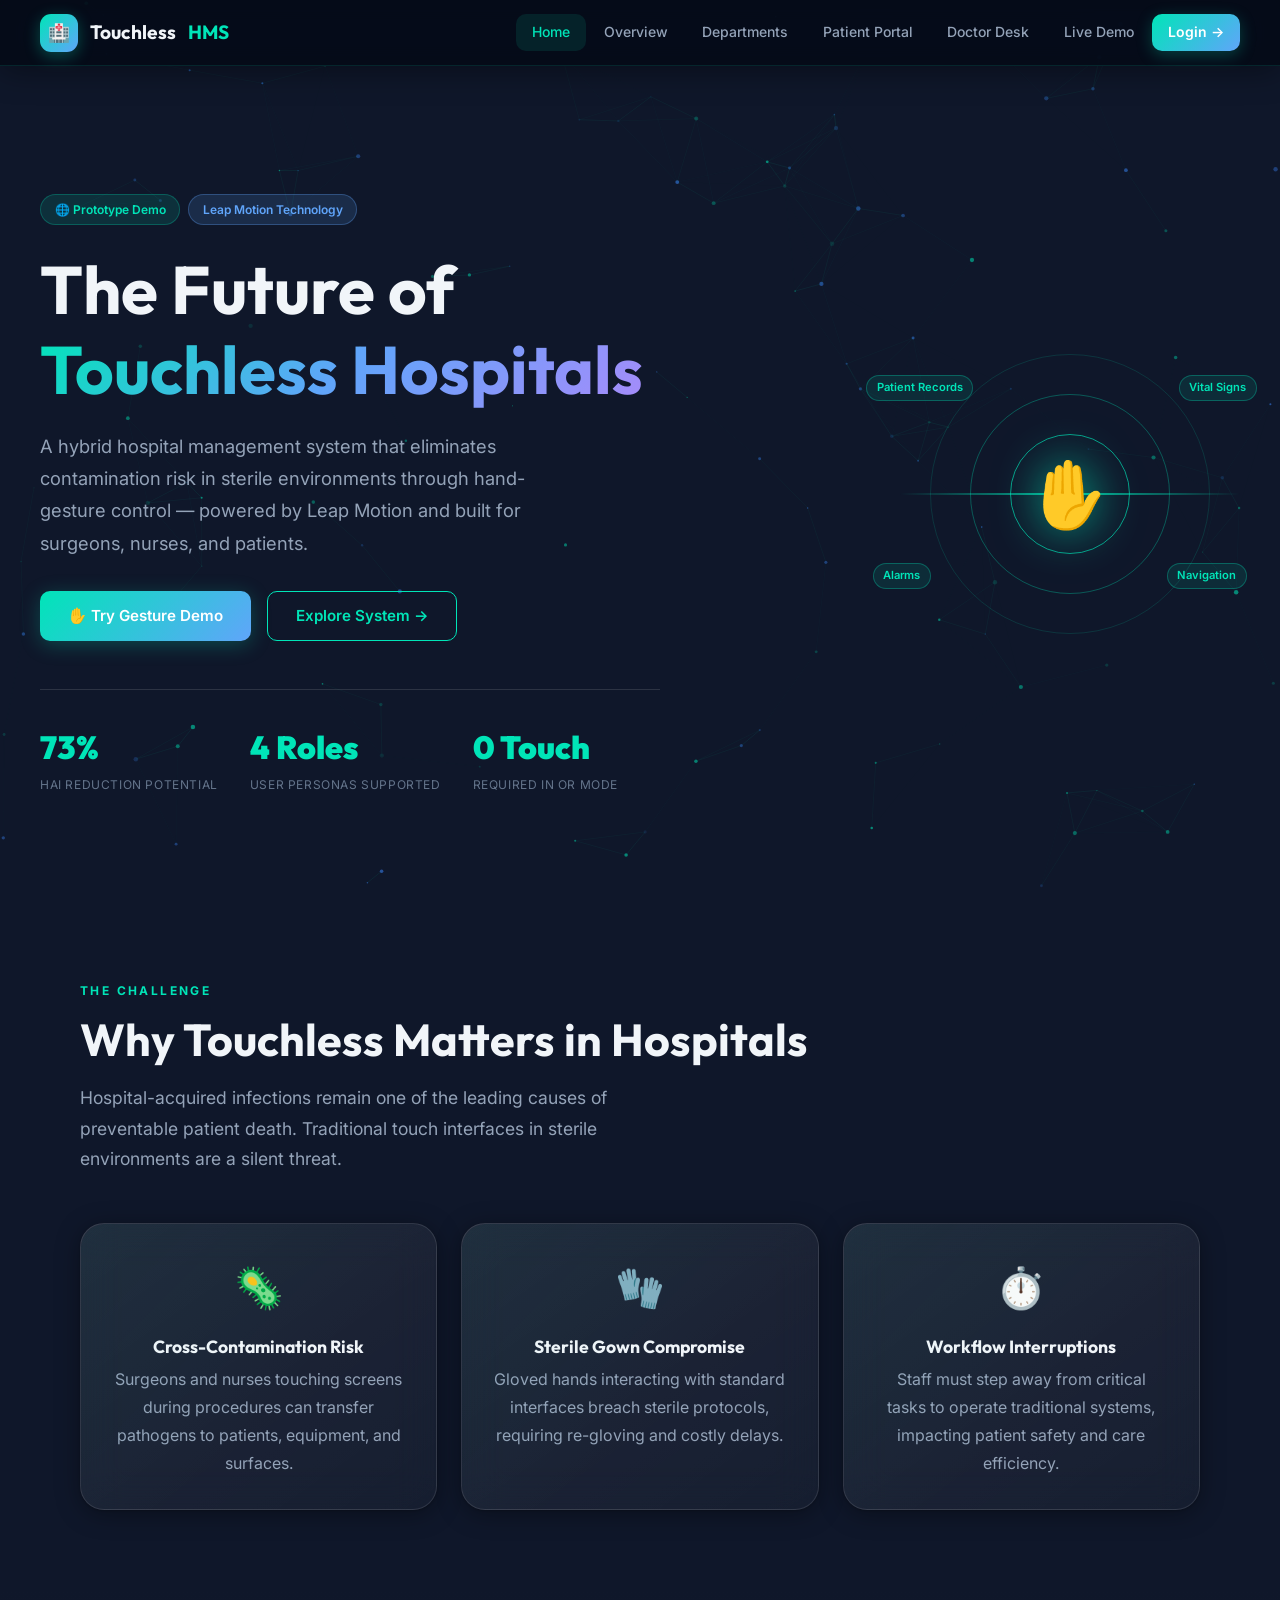
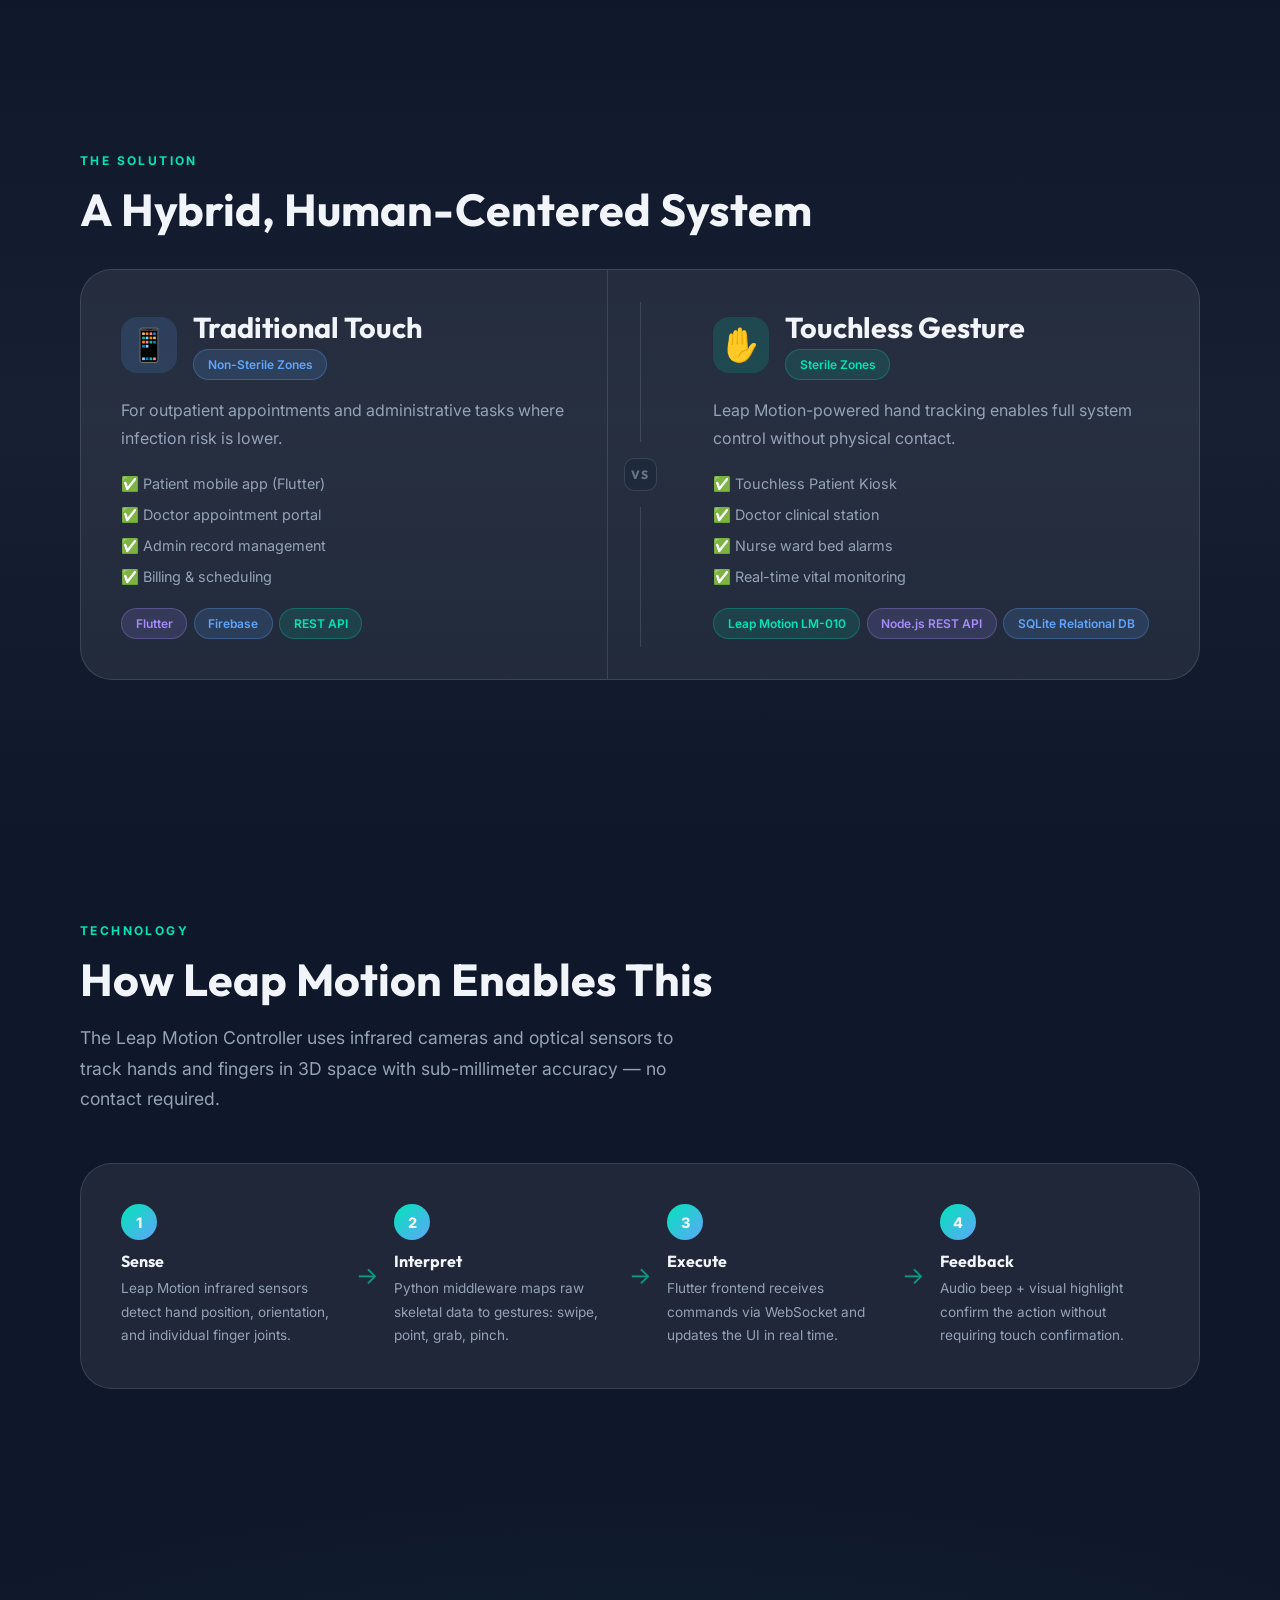
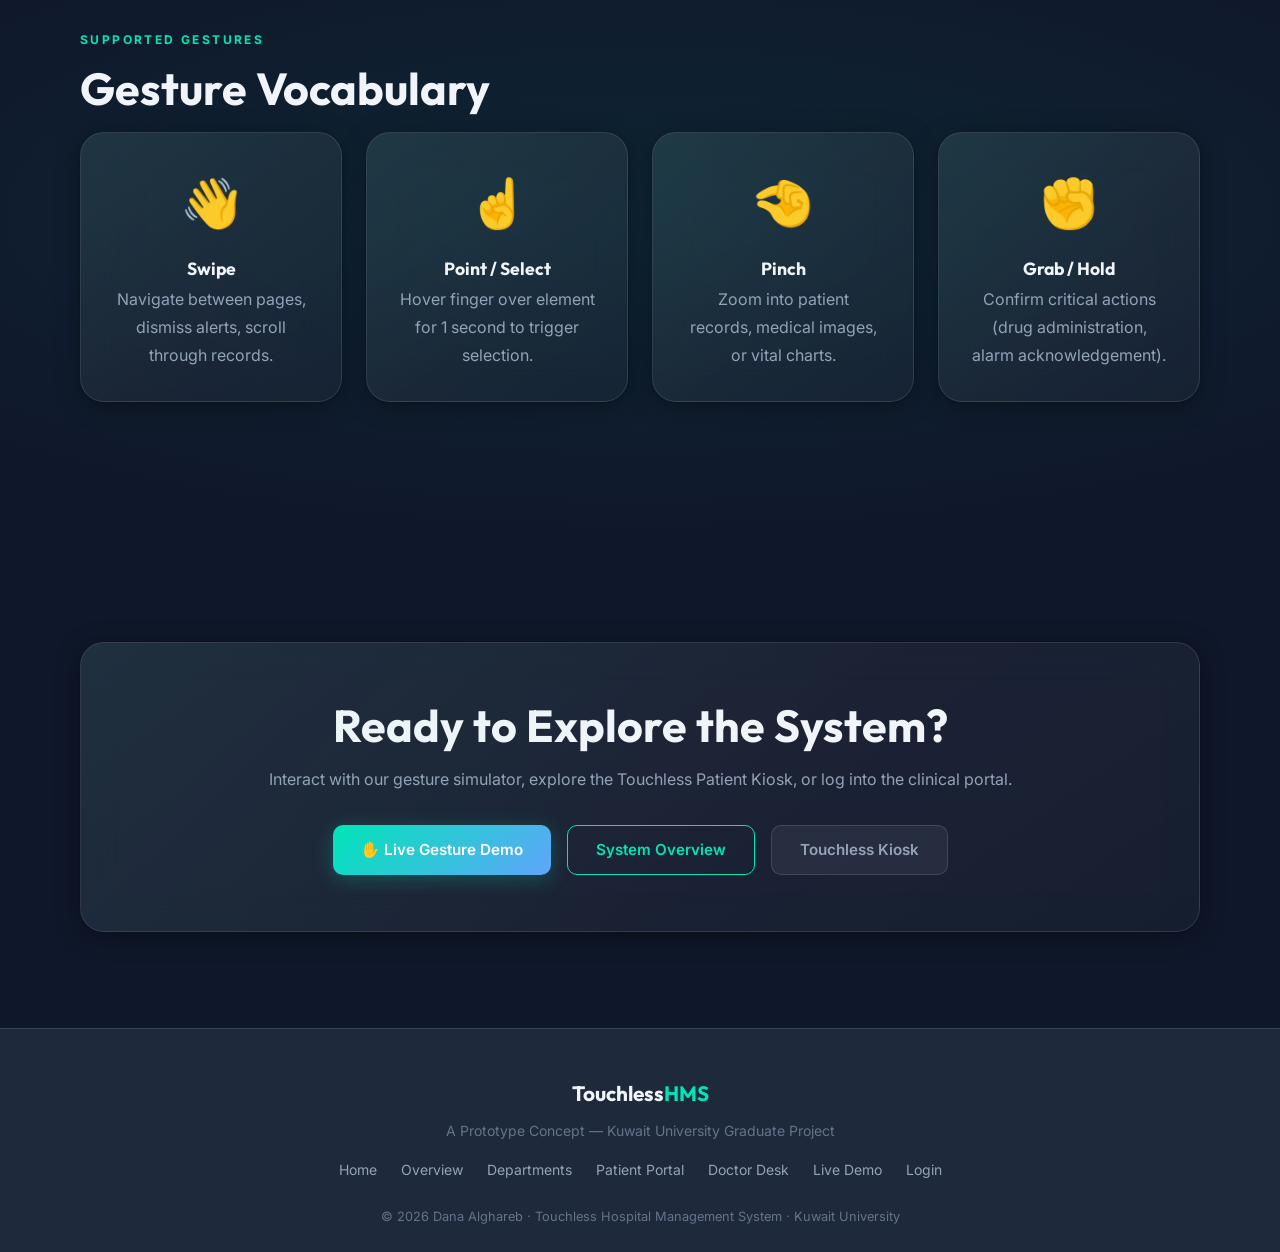
<file: index.html>
<!DOCTYPE html>
<html lang="en">
<head>
  <meta charset="UTF-8" />
  <meta name="viewport" content="width=device-width, initial-scale=1.0" />
  <title>Touchless HMS — Touchless Hospital Management System</title>
  <meta name="description" content="A prototype demonstrating a hybrid touchless hospital management system using Leap Motion technology for sterile environments." />
  <link rel="stylesheet" href="css/style.css" />
  <link rel="stylesheet" href="css/index.css" />
</head>
<body>

<!-- ═══ NAVIGATION ═══ -->
<nav class="nav" id="main-nav">
  <a href="index.html" class="nav-logo">
    <div class="logo-icon">🏥</div>
    Touchless<span>HMS</span>
  </a>
  <div class="nav-links" id="nav-links">
    <a href="index.html">Home</a>
    <a href="overview.html">Overview</a>
    <a href="departments.html">Departments</a>
    <a href="dashboard-patient.html">Patient Portal</a>
    <a href="dashboard-doctor.html">Doctor Desk</a>
    <a href="demo.html">Live Demo</a>
    <a href="login.html" class="nav-cta">Login →</a>
  </div>
  <div class="nav-hamburger" id="hamburger" aria-label="Menu">
    <span></span><span></span><span></span>
  </div>
</nav>

<div class="page-wrapper">

  <!-- ═══ HERO ═══ -->
  <section class="hero" id="hero">
    <canvas id="particle-canvas" aria-hidden="true"></canvas>
    <div class="hero-content">
      <div class="hero-badge reveal">
        <span class="badge badge-teal">🌐 Prototype Demo</span>
        <span class="badge badge-blue">Leap Motion Technology</span>
      </div>
      <h1 class="hero-title reveal">
        The Future of<br/>
        <span class="gradient-text">Touchless Hospitals</span>
      </h1>
      <p class="hero-subtitle reveal">
        A hybrid hospital management system that eliminates contamination risk in sterile environments 
        through hand-gesture control — powered by Leap Motion and built for surgeons, nurses, and patients.
      </p>
      <div class="hero-actions reveal">
        <a href="demo.html" class="btn btn-primary">✋ Try Gesture Demo</a>
        <a href="overview.html" class="btn btn-outline">Explore System →</a>
      </div>
      <div class="hero-stats reveal" data-stagger>
        <div class="stat-item">
          <span class="stat-number" data-count="73" data-suffix="%">0%</span>
          <span class="stat-label">HAI Reduction Potential</span>
        </div>
        <div class="stat-item">
          <span class="stat-number" data-count="4" data-suffix=" Roles">0</span>
          <span class="stat-label">User Personas Supported</span>
        </div>
        <div class="stat-item">
          <span class="stat-number" data-count="0" data-suffix=" Touch">0</span>
          <span class="stat-label">Required in OR Mode</span>
        </div>
      </div>
    </div>
    <div class="hero-visual reveal-right">
      <div class="hand-mockup">
        <div class="hand-ring r1"></div>
        <div class="hand-ring r2"></div>
        <div class="hand-ring r3"></div>
        <div class="hand-icon">✋</div>
        <div class="scan-line"></div>
        <div class="data-point dp1">Patient Records</div>
        <div class="data-point dp2">Vital Signs</div>
        <div class="data-point dp3">Alarms</div>
        <div class="data-point dp4">Navigation</div>
      </div>
    </div>
  </section>

  <!-- ═══ PROBLEM STATEMENT ═══ -->
  <section class="section" id="problem">
    <p class="section-label reveal">The Challenge</p>
    <h2 class="section-title reveal">Why Touchless Matters in Hospitals</h2>
    <p class="section-subtitle reveal">
      Hospital-acquired infections remain one of the leading causes of preventable patient death.
      Traditional touch interfaces in sterile environments are a silent threat.
    </p>
    <div class="grid-3 reveal" data-stagger id="problem-cards">
      <div class="glass-card problem-card">
        <div class="problem-icon">🦠</div>
        <h4>Cross-Contamination Risk</h4>
        <p>Surgeons and nurses touching screens during procedures can transfer pathogens to patients, equipment, and surfaces.</p>
      </div>
      <div class="glass-card problem-card">
        <div class="problem-icon">🧤</div>
        <h4>Sterile Gown Compromise</h4>
        <p>Gloved hands interacting with standard interfaces breach sterile protocols, requiring re-gloving and costly delays.</p>
      </div>
      <div class="glass-card problem-card">
        <div class="problem-icon">⏱️</div>
        <h4>Workflow Interruptions</h4>
        <p>Staff must step away from critical tasks to operate traditional systems, impacting patient safety and care efficiency.</p>
      </div>
    </div>
  </section>

  <!-- ═══ SOLUTION ═══ -->
  <section class="solution-section section-full" id="solution">
    <div class="section">
      <p class="section-label reveal">The Solution</p>
      <h2 class="section-title reveal">A Hybrid, Human-Centered System</h2>
      <div class="solution-split">
        <div class="solution-side touch reveal-left">
          <div class="solution-header">
            <div class="solution-icon touch-icon">📱</div>
            <div>
              <h3>Traditional Touch</h3>
              <span class="badge badge-blue">Non-Sterile Zones</span>
            </div>
          </div>
          <p>For outpatient appointments and administrative tasks where infection risk is lower.</p>
          <ul class="feature-list">
            <li>✅ Patient mobile app (Flutter)</li>
            <li>✅ Doctor appointment portal</li>
            <li>✅ Admin record management</li>
            <li>✅ Billing &amp; scheduling</li>
          </ul>
          <div class="tech-stack">
            <span class="badge badge-purple">Flutter</span>
            <span class="badge badge-blue">Firebase</span>
            <span class="badge badge-teal">REST API</span>
          </div>
        </div>
        <div class="solution-divider">
          <div class="divider-line"></div>
          <div class="divider-badge">VS</div>
          <div class="divider-line"></div>
        </div>
        <div class="solution-side touchless reveal-right">
          <div class="solution-header">
            <div class="solution-icon touchless-icon">✋</div>
            <div>
              <h3>Touchless Gesture</h3>
              <span class="badge badge-teal">Sterile Zones</span>
            </div>
          </div>
          <p>Leap Motion-powered hand tracking enables full system control without physical contact.</p>
          <ul class="feature-list">
            <li>✅ Touchless Patient Kiosk</li>
            <li>✅ Doctor clinical station</li>
            <li>✅ Nurse ward bed alarms</li>
            <li>✅ Real-time vital monitoring</li>
          </ul>
          <div class="tech-stack">
            <span class="badge badge-teal">Leap Motion LM-010</span>
            <span class="badge badge-purple">Node.js REST API</span>
            <span class="badge badge-blue">SQLite Relational DB</span>
          </div>
        </div>
      </div>
    </div>
  </section>

  <!-- ═══ HOW IT WORKS ═══ -->
  <section class="section" id="how">
    <p class="section-label reveal">Technology</p>
    <h2 class="section-title reveal">How Leap Motion Enables This</h2>
    <p class="section-subtitle reveal">The Leap Motion Controller uses infrared cameras and optical sensors to track hands and fingers in 3D space with sub-millimeter accuracy — no contact required.</p>
    <div class="leap-explainer reveal">
      <div class="leap-step" data-step="1">
        <div class="step-dot">1</div>
        <div class="step-content">
          <h4>Sense</h4>
          <p>Leap Motion infrared sensors detect hand position, orientation, and individual finger joints.</p>
        </div>
      </div>
      <div class="leap-arrow">→</div>
      <div class="leap-step" data-step="2">
        <div class="step-dot">2</div>
        <div class="step-content">
          <h4>Interpret</h4>
          <p>Python middleware maps raw skeletal data to gestures: swipe, point, grab, pinch.</p>
        </div>
      </div>
      <div class="leap-arrow">→</div>
      <div class="leap-step" data-step="3">
        <div class="step-dot">3</div>
        <div class="step-content">
          <h4>Execute</h4>
          <p>Flutter frontend receives commands via WebSocket and updates the UI in real time.</p>
        </div>
      </div>
      <div class="leap-arrow">→</div>
      <div class="leap-step" data-step="4">
        <div class="step-dot">4</div>
        <div class="step-content">
          <h4>Feedback</h4>
          <p>Audio beep + visual highlight confirm the action without requiring touch confirmation.</p>
        </div>
      </div>
    </div>
  </section>

  <!-- ═══ GESTURE SHOWCASE ═══ -->
  <section class="gesture-showcase-section section-full" id="gestures">
    <div class="section">
      <p class="section-label reveal">Supported Gestures</p>
      <h2 class="section-title reveal">Gesture Vocabulary</h2>
      <div class="grid-4 reveal" data-stagger>
        <div class="gesture-card glass-card">
          <div class="gesture-anim swipe-anim">👋</div>
          <h4>Swipe</h4>
          <p>Navigate between pages, dismiss alerts, scroll through records.</p>
        </div>
        <div class="gesture-card glass-card">
          <div class="gesture-anim point-anim">☝️</div>
          <h4>Point / Select</h4>
          <p>Hover finger over element for 1 second to trigger selection.</p>
        </div>
        <div class="gesture-card glass-card">
          <div class="gesture-anim pinch-anim">🤏</div>
          <h4>Pinch</h4>
          <p>Zoom into patient records, medical images, or vital charts.</p>
        </div>
        <div class="gesture-card glass-card">
          <div class="gesture-anim grab-anim">✊</div>
          <h4>Grab / Hold</h4>
          <p>Confirm critical actions (drug administration, alarm acknowledgement).</p>
        </div>
      </div>
    </div>
  </section>

  <!-- ═══ CTA ═══ -->
  <section class="section cta-section" id="cta">
    <div class="cta-card glass-card reveal">
      <h2>Ready to Explore the System?</h2>
      <p>Interact with our gesture simulator, explore the Touchless Patient Kiosk, or log into the clinical portal.</p>
      <div class="cta-actions">
        <a href="demo.html" class="btn btn-primary">✋ Live Gesture Demo</a>
        <a href="overview.html" class="btn btn-outline">System Overview</a>
        <a href="dashboard-patient.html" class="btn btn-ghost">Touchless Kiosk</a>
      </div>
    </div>
  </section>

</div><!-- end page-wrapper -->

<!-- ═══ FOOTER ═══ -->
<footer class="footer">
  <div class="footer-logo">Touchless<span>HMS</span></div>
  <p style="font-size:0.875rem;margin-top:0.25rem;color:var(--text-muted)">A Prototype Concept — Kuwait University Graduate Project</p>
  <div class="footer-links">
    <a href="index.html">Home</a>
    <a href="overview.html">Overview</a>
    <a href="departments.html">Departments</a>
    <a href="dashboard-patient.html">Patient Portal</a>
    <a href="dashboard-doctor.html">Doctor Desk</a>
    <a href="demo.html">Live Demo</a>
    <a href="login.html">Login</a>
  </div>
  <p class="footer-copy">© 2026 Dana Alghareb · Touchless Hospital Management System · Kuwait University</p>
</footer>

<script src="js/main.js"></script>
<script src="js/index.js"></script>
</body>
</html>
</file>
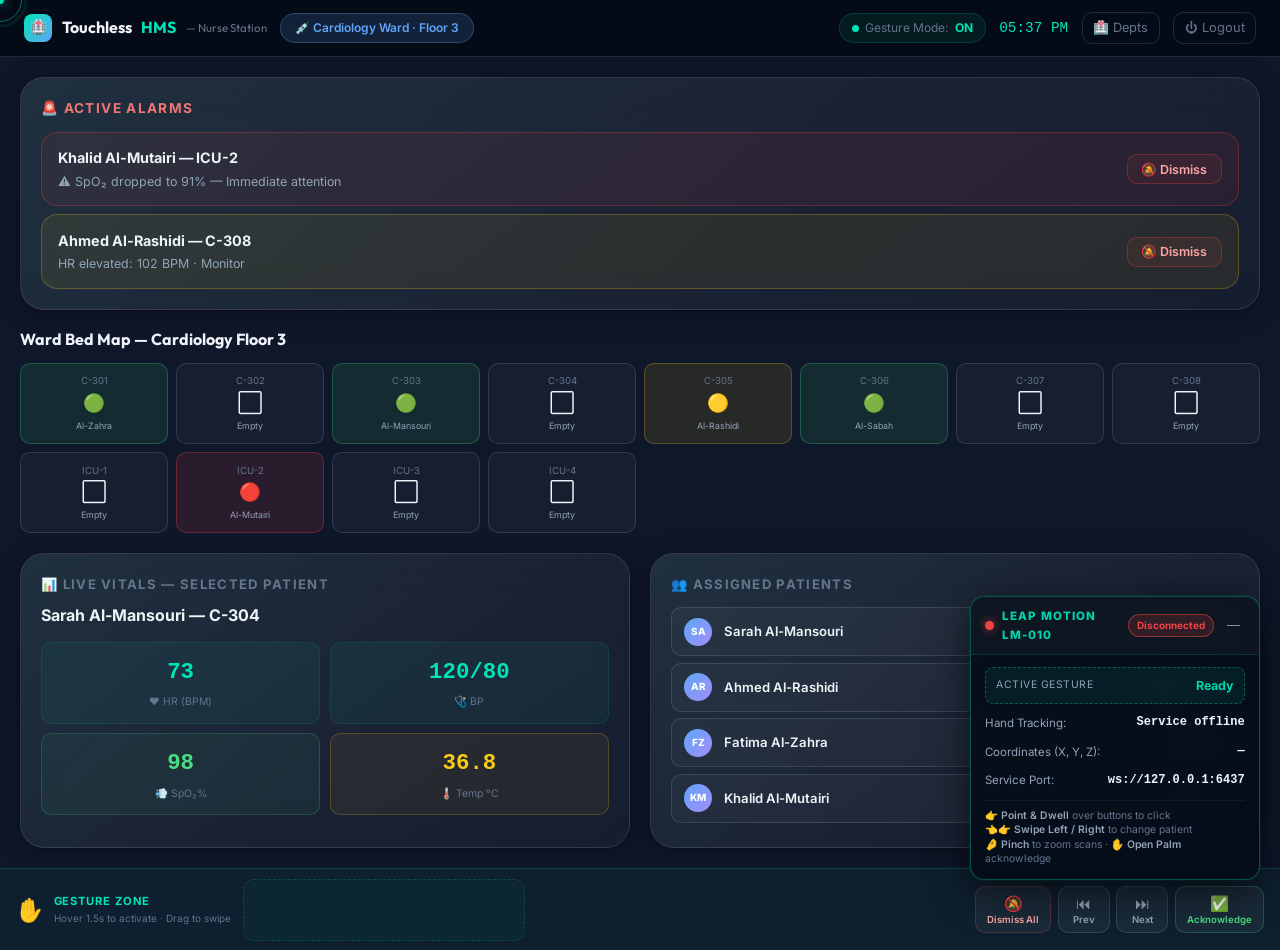
<file: dashboard-nurse.html>
<!DOCTYPE html>
<html lang="en">
<head>
  <meta charset="UTF-8"/>
  <meta name="viewport" content="width=device-width, initial-scale=1.0"/>
  <title>Nurse Station — Touchless HMS</title>
  <link rel="stylesheet" href="css/style.css"/>
  <link rel="stylesheet" href="css/dashboard-nurse.css"/>
</head>
<body class="nurse-body">

<!-- Floating Gesture Cursor -->
<div id="gesture-cursor" aria-hidden="true">
  <div class="gc-ring"></div><div class="gc-dot"></div>
  <svg class="gc-progress" viewBox="0 0 60 60">
    <circle class="gc-track" cx="30" cy="30" r="26"/>
    <circle class="gc-fill" cx="30" cy="30" r="26" id="gc-fill-el"/>
  </svg>
</div>
<div id="gesture-toast" aria-live="polite"></div>

<div class="nurse-layout">

  <!-- Top Bar -->
  <header class="nurse-topbar">
    <div class="ntb-left">
      <div class="ntb-logo"><div class="logo-icon">🏥</div>Touchless<span>HMS</span> <small>— Nurse Station</small></div>
      <div class="badge badge-blue">💉 Cardiology Ward · Floor 3</div>
    </div>
    <div class="ntb-right">
      <div class="gesture-mode-pill"><span class="gm-dot"></span> Gesture Mode: <strong>ON</strong></div>
      <div class="ntb-clock" id="ntb-clock">--:--</div>
      <a href="departments.html" class="ntb-link gesture-target">🏥 Depts</a>
      <a href="login.html" class="ntb-logout gesture-target">⏻ Logout</a>
    </div>
  </header>

  <div class="nurse-content">

    <!-- Alarms Panel -->
    <div class="alarms-panel glass-card">
      <div class="ap-title">🚨 Active Alarms</div>
      <div class="alarm-list" id="alarm-list">
        <div class="alarm-item critical" id="alarm-1">
          <div class="ai-info"><div class="ai-name">Khalid Al-Mutairi — ICU-2</div><div class="ai-msg">⚠ SpO₂ dropped to 91% — Immediate attention</div></div>
          <button class="ai-dismiss gesture-target" data-alarm="alarm-1">🔕 Dismiss</button>
        </div>
        <div class="alarm-item warning" id="alarm-2">
          <div class="ai-info"><div class="ai-name">Ahmed Al-Rashidi — C-308</div><div class="ai-msg">HR elevated: 102 BPM · Monitor</div></div>
          <button class="ai-dismiss gesture-target" data-alarm="alarm-2">🔕 Dismiss</button>
        </div>
      </div>
    </div>

    <!-- Ward Bed Map -->
    <div class="ward-section">
      <div class="ward-header"><h2>Ward Bed Map — Cardiology Floor 3</h2></div>
      <div class="bed-map" id="bed-map">
        <!-- Rendered by JS -->
      </div>
    </div>

    <!-- Vitals Monitor -->
    <div class="vitals-monitor glass-card">
      <div class="vm-title">📊 Live Vitals — Selected Patient</div>
      <div class="vm-patient" id="vm-patient-name">Select a bed to monitor</div>
      <div class="vm-grid" id="vm-grid">
        <div class="vmg-item"><div class="vmg-val" id="vn-hr">—</div><div class="vmg-lbl">❤️ HR (BPM)</div></div>
        <div class="vmg-item"><div class="vmg-val" id="vn-bp">—</div><div class="vmg-lbl">🩺 BP</div></div>
        <div class="vmg-item green"><div class="vmg-val" id="vn-spo2">—</div><div class="vmg-lbl">💨 SpO₂%</div></div>
        <div class="vmg-item yellow"><div class="vmg-val" id="vn-temp">—</div><div class="vmg-lbl">🌡️ Temp °C</div></div>
      </div>
    </div>

    <!-- Patient List -->
    <div class="nurse-patients glass-card">
      <div class="np-title">👥 Assigned Patients</div>
      <div class="np-list" id="np-list"><!-- Rendered by JS --></div>
    </div>

  </div><!-- end nurse-content -->

  <!-- Gesture Zone -->
  <footer class="gesture-zone">
    <div class="gz-info"><div class="gz-hand-anim">✋</div><div><div class="gz-title">Gesture Zone</div><div class="gz-hint">Hover 1.5s to activate · Drag to swipe</div></div></div>
    <canvas id="gesture-canvas" width="280" height="60"></canvas>
    <div class="gz-buttons">
      <button class="gz-btn gesture-target gz-dismiss" id="gz-dismiss-all">🔕<small>Dismiss All</small></button>
      <button class="gz-btn gesture-target" id="gz-prev-pt">⏮<small>Prev</small></button>
      <button class="gz-btn gesture-target" id="gz-next-pt">⏭<small>Next</small></button>
      <button class="gz-btn gesture-target gz-approve" id="gz-acknowledge">✅<small>Acknowledge</small></button>
    </div>
  </footer>

</div>

<script src="js/permissions.js"></script>
<script src="js/gestures.js"></script>
<script src="js/leap-gesture.js"></script>
<script src="js/dashboard-nurse.js"></script>
</body>
</html>
</file>
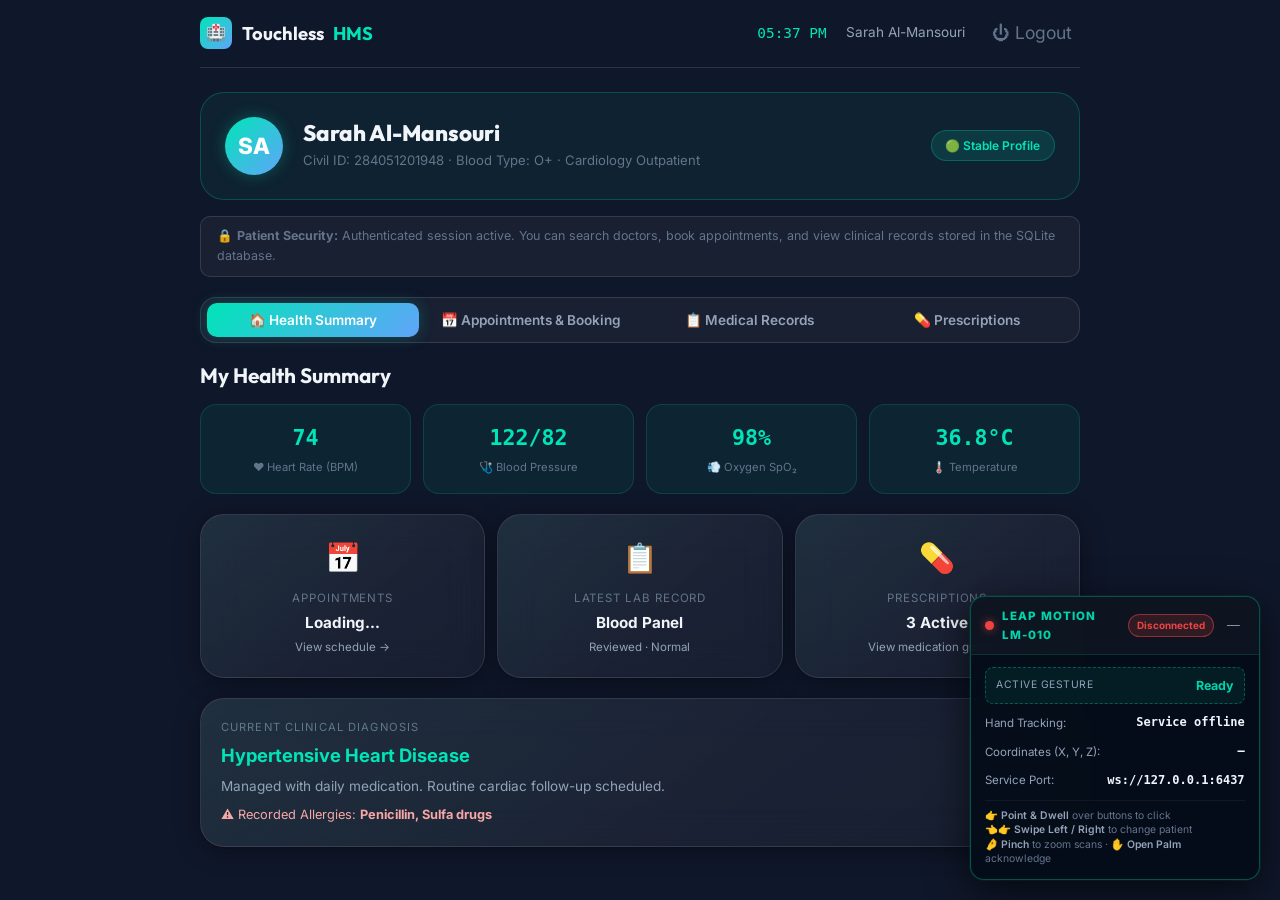
<file: dashboard-patient.html>
<!DOCTYPE html>
<html lang="en">
<head>
  <meta charset="UTF-8"/>
  <meta name="viewport" content="width=device-width, initial-scale=1.0"/>
  <title>Patient Portal — Touchless HMS</title>
  <link rel="stylesheet" href="css/style.css"/>
  <link rel="stylesheet" href="css/dashboard-patient.css"/>
</head>
<body class="portal-body">

<div class="portal-layout">
  <!-- Top Bar -->
  <header class="portal-topbar">
    <a href="index.html" class="ptb-logo">
      <div class="logo-icon">🏥</div>
      Touchless<span>HMS</span>
    </a>
    <div class="ptb-right">
      <div class="ptb-clock" id="ptb-clock">--:--</div>
      <div class="ptb-user" id="ptb-user-name">Sarah Al-Mansouri</div>
      <a href="login.html" class="ptb-logout" id="logout-btn" title="Logout">⏻ Logout</a>
    </div>
  </header>

  <!-- Patient Header Card -->
  <div class="patient-welcome">
    <div class="pw-avatar" id="patient-avatar">SA</div>
    <div>
      <h1 class="pw-name" id="patient-name">Sarah Al-Mansouri</h1>
      <div class="pw-meta" id="patient-meta">Civil ID: 284051201948 · Blood Type: O+ · Cardiology Outpatient</div>
    </div>
    <div class="pw-status badge badge-teal" id="patient-status-badge">🟢 Stable Profile</div>
  </div>

  <!-- Permission Notice -->
  <div class="perm-notice">
    🔒 <strong>Patient Security:</strong> Authenticated session active. You can search doctors, book appointments, and view clinical records stored in the SQLite database.
  </div>

  <!-- Tab Bar -->
  <div class="portal-tabs" id="portal-tabs">
    <button class="ptab active gesture-target" data-tab="home">🏠 Health Summary</button>
    <button class="ptab gesture-target" data-tab="appointments">📅 Appointments & Booking</button>
    <button class="ptab gesture-target" data-tab="records">📋 Medical Records</button>
    <button class="ptab gesture-target" data-tab="medications">💊 Prescriptions</button>
  </div>

  <!-- Content Panels -->
  <div class="portal-content">

    <!-- 1. HOME / HEALTH SUMMARY -->
    <section class="ptab-panel active" id="ptab-home">
      <h2 class="panel-title">My Health Summary</h2>
      <div class="vitals-mini-row">
        <div class="vm-item"><div class="vm-val" id="vital-hr">74</div><div class="vm-lbl">❤️ Heart Rate (BPM)</div></div>
        <div class="vm-item"><div class="vm-val" id="vital-bp">122/82</div><div class="vm-lbl">🩺 Blood Pressure</div></div>
        <div class="vm-item"><div class="vm-val" id="vital-spo2">98%</div><div class="vm-lbl">💨 Oxygen SpO₂</div></div>
        <div class="vm-item"><div class="vm-val" id="vital-temp">36.8°C</div><div class="vm-lbl">🌡️ Temperature</div></div>
      </div>

      <div class="quick-cards">
        <div class="qc glass-card gesture-target" onclick="switchPTab('appointments')">
          <div class="qc-icon">📅</div>
          <div class="qc-label">Appointments</div>
          <div class="qc-val" id="qc-appt-val">Loading…</div>
          <div class="qc-sub" id="qc-appt-sub">View schedule →</div>
        </div>
        <div class="qc glass-card gesture-target" onclick="switchPTab('records')">
          <div class="qc-icon">📋</div>
          <div class="qc-label">Latest Lab Record</div>
          <div class="qc-val">Blood Panel</div>
          <div class="qc-sub">Reviewed · Normal</div>
        </div>
        <div class="qc glass-card gesture-target" onclick="switchPTab('medications')">
          <div class="qc-icon">💊</div>
          <div class="qc-label">Prescriptions</div>
          <div class="qc-val" id="qc-meds-val">3 Active</div>
          <div class="qc-sub">View medication guide →</div>
        </div>
      </div>

      <div class="diagnosis-card glass-card">
        <div class="dc-label">Current Clinical Diagnosis</div>
        <div class="dc-value">Hypertensive Heart Disease</div>
        <div class="dc-note" id="patient-med-history">Managed with daily medication. Routine cardiac follow-up scheduled.</div>
        <div class="dc-allergy">⚠️ Recorded Allergies: <strong>Penicillin, Sulfa drugs</strong></div>
      </div>
    </section>

    <!-- 2. APPOINTMENTS & DOCTOR BOOKING (Core Examined Screen) -->
    <section class="ptab-panel" id="ptab-appointments">
      <h2 class="panel-title">Appointments & Specialist Booking</h2>

      <!-- Current Scheduled Appointments -->
      <h3 class="panel-subtitle">My Upcoming Appointments (Live Database)</h3>
      <div class="appt-list" id="appointments-list-container">
        <div style="color:var(--text-muted);font-size:0.85rem;padding:1rem;">Loading your appointments from database…</div>
      </div>

      <!-- Doctor Directory & Search -->
      <h3 class="panel-subtitle" style="margin-top:2.5rem;">Book a New Specialist Appointment</h3>
      <p style="font-size:0.85rem;color:var(--text-secondary);margin-bottom:1rem;">
        Search our specialist physician roster and select a doctor to book your visit.
      </p>

      <!-- Search & Filters -->
      <div class="doc-search-bar">
        <input
          type="text"
          id="doc-search-input"
          class="doc-search-input"
          placeholder="🔍 Search doctor by name or specialty (e.g. Cardiologist, Ahmed, Spine)…"
        />
      </div>

      <!-- Department Filter Pills -->
      <div class="dept-pills" id="dept-pills-container">
        <button class="dept-pill active gesture-target" data-dept="">All Departments</button>
      </div>

      <!-- Doctors Grid (Loaded dynamically from SQL database) -->
      <div class="doctors-grid" id="doctors-grid-container">
        <div style="color:var(--text-muted);font-size:0.85rem;padding:1rem;">Loading specialist doctors…</div>
      </div>

      <!-- Selected Doctor Booking Panel (Appears when doctor selected) -->
      <div class="booking-panel glass-card" id="booking-panel" style="display:none;">
        <div class="bp-header">
          <div>
            <div class="bp-title">Confirm Appointment Details</div>
            <div class="bp-doc-summary" id="bp-doc-name">Selected Doctor</div>
          </div>
          <button type="button" class="btn btn-ghost" id="bp-close-btn" style="padding:0.3rem 0.75rem;">✕ Change Doctor</button>
        </div>

        <form id="appointment-form" class="book-form-grid" novalidate>
          <input type="hidden" id="book-doctor-id" />
          <input type="hidden" id="book-dept-id" />

          <div class="bf-field">
            <label>Appointment Date *</label>
            <input type="date" id="book-date" class="form-input" required />
          </div>

          <div class="bf-field">
            <label>Preferred Time Slot *</label>
            <div class="time-slots" id="time-slots">
              <button type="button" class="time-slot-btn active" data-time="09:00 AM">09:00 AM</button>
              <button type="button" class="time-slot-btn" data-time="10:00 AM">10:00 AM</button>
              <button type="button" class="time-slot-btn" data-time="11:30 AM">11:30 AM</button>
              <button type="button" class="time-slot-btn" data-time="02:00 PM">02:00 PM</button>
              <button type="button" class="time-slot-btn" data-time="03:30 PM">03:30 PM</button>
            </div>
            <input type="hidden" id="book-time" value="09:00 AM" />
          </div>

          <div class="bf-field bf-full">
            <label>Reason for Visit / Symptoms *</label>
            <input
              type="text"
              id="book-reason"
              class="form-input"
              placeholder="e.g. Chest tightness checkup, routine follow-up, migraine consultation"
              required
            />
          </div>

          <div class="bf-field bf-full">
            <label>Additional Clinical Notes (Optional)</label>
            <input
              type="text"
              id="book-notes"
              class="form-input"
              placeholder="Any previous prescriptions or details the doctor should know"
            />
          </div>

          <div class="bf-full" style="display:flex;justify-content:flex-end;gap:0.75rem;margin-top:0.5rem;">
            <button type="submit" class="btn btn-primary gesture-target" id="btn-submit-booking" style="padding:0.75rem 2rem;">
              📅 Confirm & Book Appointment
            </button>
          </div>
        </form>
      </div>

    </section>

    <!-- 3. MEDICAL RECORDS -->
    <section class="ptab-panel" id="ptab-records">
      <h2 class="panel-title">My Medical Records & Lab Results</h2>
      <div class="rec-notice">🔒 Official diagnostic history stored in hospital electronic health database.</div>
      <div class="records-list" id="records-list-container">
        <div class="rl-item">
          <div class="rl-date">12 Apr 2026</div>
          <div class="rl-info">
            <b>Comprehensive Blood Panel & Lipid Profile</b>
            <span>Clinical Pathology Laboratory · All parameters within reference range</span>
          </div>
          <span class="rec-badge normal">✅ Normal</span>
        </div>
        <div class="rl-item">
          <div class="rl-date">28 Mar 2026</div>
          <div class="rl-info">
            <b>Cardiology Diagnostic Consultation</b>
            <span>Dr. Ahmed Al-Rashidi · Follow-up for blood pressure regulation</span>
          </div>
          <span class="rec-badge normal">✅ Reviewed</span>
        </div>
        <div class="rl-item">
          <div class="rl-date">10 Feb 2026</div>
          <div class="rl-info">
            <b>Chest X-Ray (Posterior-Anterior View)</b>
            <span>Radiology Department · Clear lung fields, normal cardiothoracic ratio</span>
          </div>
          <span class="rec-badge normal">✅ Normal</span>
        </div>
        <div class="rl-item">
          <div class="rl-date">15 Jan 2026</div>
          <div class="rl-info">
            <b>12-Lead Electrocardiogram (ECG)</b>
            <span>Cardiology Department · Normal sinus rhythm, HR 74 BPM</span>
          </div>
          <span class="rec-badge normal">✅ Normal</span>
        </div>
      </div>
    </section>

    <!-- 4. MEDICATIONS & PRESCRIPTIONS -->
    <section class="ptab-panel" id="ptab-medications">
      <h2 class="panel-title">My Active Prescriptions</h2>
      <div class="med-cards" id="prescriptions-container">
        <div style="color:var(--text-muted);font-size:0.85rem;padding:1rem;">Loading active prescriptions from database…</div>
      </div>
    </section>

  </div><!-- end portal-content -->
</div><!-- end portal-layout -->

<!-- Universal API Engine & Touchless Leap Motion Controller -->
<script src="js/api.js"></script>
<script src="js/leap-gesture.js"></script>

<!-- Patient Dashboard Logic (Database API Connected) -->
<script>
(function() {
  'use strict';

  // ── Session & User Info ──
  let currentUser = null;
  try {
    const raw = localStorage.getItem('currentUser');
    if (raw) currentUser = JSON.parse(raw);
  } catch(e) {}

  // Fallback to patient 1 if not logged in
  const patientId = (currentUser && currentUser.patientId) ? currentUser.patientId : 1;

  if (currentUser) {
    document.getElementById('ptb-user-name').textContent = currentUser.fullName;
    document.getElementById('patient-name').textContent = currentUser.fullName;
    document.getElementById('patient-avatar').textContent = currentUser.fullName.split(' ').map(w => w[0]).join('').slice(0, 2).toUpperCase();
    if (currentUser.civilId) {
      document.getElementById('patient-meta').textContent = `Civil ID: ${currentUser.civilId} · Blood: ${currentUser.bloodType || 'O+'} · Active Patient`;
    }
  }

  // Logout handler
  document.getElementById('logout-btn').addEventListener('click', (e) => {
    localStorage.removeItem('currentUser');
  });

  // ── Clock ──
  function updateClock() {
    const c = document.getElementById('ptb-clock');
    if (c) c.textContent = new Date().toLocaleTimeString('en-US', {hour:'2-digit',minute:'2-digit'});
  }
  updateClock(); setInterval(updateClock, 1000);

  // ── Tabs Navigation ──
  const tabs = ['home', 'appointments', 'records', 'medications'];
  let curTabIdx = 0;

  window.switchPTab = function(name) {
    curTabIdx = Math.max(0, tabs.indexOf(name));
    document.querySelectorAll('.ptab').forEach(t => t.classList.toggle('active', t.dataset.tab === name));
    document.querySelectorAll('.ptab-panel').forEach(p => p.classList.toggle('active', p.id === 'ptab-' + name));
  };
  document.querySelectorAll('.ptab').forEach(t => t.addEventListener('click', () => switchPTab(t.dataset.tab)));

  // Physical Leap Motion swipe to switch tabs
  window.addEventListener('touchless-swipe', e => {
    const dir = e.detail && e.detail.direction;
    if (dir === 'left') {
      curTabIdx = (curTabIdx + 1) % tabs.length;
      switchPTab(tabs[curTabIdx]);
    } else if (dir === 'right') {
      curTabIdx = (curTabIdx - 1 + tabs.length) % tabs.length;
      switchPTab(tabs[curTabIdx]);
    }
  });

  // ── 1. Load Departments (for filter pills) ──
  async function loadDepartments() {
    try {
      const fetcher = (window.HMS_API && window.HMS_API.fetch) ? window.HMS_API.fetch : fetch;
      const res = await fetcher('api/departments.php');
      const data = await res.json();
      if (!data.success) return;

      const container = document.getElementById('dept-pills-container');
      data.departments.forEach(dept => {
        const btn = document.createElement('button');
        btn.className = 'dept-pill gesture-target';
        btn.dataset.dept = dept.id;
        btn.textContent = `${dept.icon} ${dept.name}`;
        btn.addEventListener('click', () => {
          document.querySelectorAll('.dept-pill').forEach(p => p.classList.remove('active'));
          btn.classList.add('active');
          loadDoctors(dept.id, document.getElementById('doc-search-input').value);
        });
        container.appendChild(btn);
      });

      // "All Departments" listener
      container.querySelector('.dept-pill[data-dept=""]').addEventListener('click', (e) => {
        document.querySelectorAll('.dept-pill').forEach(p => p.classList.remove('active'));
        e.target.classList.add('active');
        loadDoctors('', document.getElementById('doc-search-input').value);
      });

    } catch (err) {
      console.error('Error loading departments:', err);
    }
  }

  // ── 2. Load & Search Doctors ──
  async function loadDoctors(departmentId = '', search = '') {
    const container = document.getElementById('doctors-grid-container');
    container.innerHTML = '<div style="color:var(--text-muted);font-size:0.85rem;padding:1rem;">Searching database…</div>';

    let url = 'api/doctors.php?';
    if (departmentId) url += `department_id=${encodeURIComponent(departmentId)}&`;
    if (search) url += `search=${encodeURIComponent(search)}&`;

    try {
      const fetcher = (window.HMS_API && window.HMS_API.fetch) ? window.HMS_API.fetch : fetch;
      const res = await fetcher(url);
      const data = await res.json();

      if (!data.success || !data.doctors || data.doctors.length === 0) {
        container.innerHTML = '<div style="color:var(--text-muted);font-size:0.88rem;padding:1.5rem;">No physicians match your search criteria. Try a different specialty or keyword.</div>';
        return;
      }

      container.innerHTML = '';
      data.doctors.forEach(doc => {
        const card = document.createElement('div');
        card.className = 'doctor-card gesture-target';
        card.dataset.docId = doc.id;
        card.dataset.deptId = doc.department_id;
        card.innerHTML = `
          <div class="dc-top">
            <div class="dc-avatar">${doc.avatar || '👨‍⚕️'}</div>
            <div>
              <div class="dc-name">${doc.full_name}</div>
              <div class="dc-spec">${doc.specialization}</div>
              <span class="dc-dept-badge">${doc.department_icon} ${doc.department_name} · ${doc.department_floor}</span>
            </div>
          </div>
          <div class="dc-info">
            📍 Room: <b>${doc.room_number}</b> · Available: <b>${doc.available_days}</b><br>
            ⭐ Rating: <b>${doc.rating} / 5.0</b>
          </div>
          <div class="dc-bottom">
            <div class="dc-fee">${doc.consultation_fee} KWD</div>
            <button type="button" class="dc-select-btn gesture-target">Select & Book →</button>
          </div>
        `;

        card.addEventListener('click', () => selectDoctor(doc));
        container.appendChild(card);
      });

    } catch (err) {
      console.error('Error loading doctors:', err);
      container.innerHTML = '<div style="color:#fca5a5;font-size:0.85rem;padding:1rem;">Failed to retrieve doctors from server.</div>';
    }
  }

  // Doctor search input debounce
  let searchTimer;
  const searchInput = document.getElementById('doc-search-input');
  searchInput.addEventListener('input', () => {
    clearTimeout(searchTimer);
    searchTimer = setTimeout(() => {
      const activePill = document.querySelector('.dept-pill.active');
      const deptId = activePill ? activePill.dataset.dept : '';
      loadDoctors(deptId, searchInput.value);
    }, 280);
  });

  // ── 3. Select Doctor & Open Booking Form ──
  function selectDoctor(doc) {
    document.querySelectorAll('.doctor-card').forEach(c => c.classList.remove('selected'));
    const selectedCard = document.querySelector(`.doctor-card[data-doc-id="${doc.id}"]`);
    if (selectedCard) selectedCard.classList.add('selected');

    document.getElementById('book-doctor-id').value = doc.id;
    document.getElementById('book-dept-id').value = doc.department_id;
    document.getElementById('bp-doc-name').textContent = `${doc.full_name} — ${doc.specialization} (${doc.department_name}, ${doc.room_number})`;

    // Set default date to tomorrow
    const tomorrow = new Date();
    tomorrow.setDate(tomorrow.getDate() + 1);
    document.getElementById('book-date').value = tomorrow.toISOString().split('T')[0];
    document.getElementById('book-date').min = new Date().toISOString().split('T')[0];

    const panel = document.getElementById('booking-panel');
    panel.style.display = 'block';
    panel.scrollIntoView({ behavior: 'smooth', block: 'nearest' });
  }

  document.getElementById('bp-close-btn').addEventListener('click', () => {
    document.getElementById('booking-panel').style.display = 'none';
  });

  // Time slot buttons
  document.querySelectorAll('.time-slot-btn').forEach(btn => {
    btn.addEventListener('click', () => {
      document.querySelectorAll('.time-slot-btn').forEach(b => b.classList.remove('active'));
      btn.classList.add('active');
      document.getElementById('book-time').value = btn.dataset.time;
    });
  });

  // ── 4. Submit Appointment Booking ──
  document.getElementById('appointment-form').addEventListener('submit', async (e) => {
    e.preventDefault();

    const doctorId = parseInt(document.getElementById('book-doctor-id').value);
    const departmentId = parseInt(document.getElementById('book-dept-id').value);
    const appointmentDate = document.getElementById('book-date').value;
    const appointmentTime = document.getElementById('book-time').value;
    const reason = document.getElementById('book-reason').value.trim();
    const notes = document.getElementById('book-notes').value.trim();

    if (!doctorId || !appointmentDate || !appointmentTime || !reason) {
      alert('Please select a doctor, appointment date, time, and provide a reason for the visit.');
      return;
    }

    const submitBtn = document.getElementById('btn-submit-booking');
    submitBtn.disabled = true;
    submitBtn.textContent = 'Booking in Database…';

    try {
      const fetcher = (window.HMS_API && window.HMS_API.fetch) ? window.HMS_API.fetch : fetch;
      const res = await fetcher('api/appointments.php', {
        method: 'POST',
        headers: { 'Content-Type': 'application/json' },
        body: JSON.stringify({
          patientId,
          doctorId,
          departmentId,
          appointmentDate,
          appointmentTime,
          reason,
          notes
        })
      });

      const data = await res.json();

      if (!res.ok || !data.success) {
        alert(data.error || 'Failed to book appointment.');
        submitBtn.disabled = false;
        submitBtn.textContent = '📅 Confirm & Book Appointment';
        return;
      }

      // Success!
      alert(`✅ Appointment Confirmed!\nYour appointment with the specialist on ${appointmentDate} at ${appointmentTime} has been saved to the database.`);
      document.getElementById('booking-panel').style.display = 'none';
      document.getElementById('book-reason').value = '';
      document.getElementById('book-notes').value = '';
      submitBtn.disabled = false;
      submitBtn.textContent = '📅 Confirm & Book Appointment';

      // Reload appointments list
      loadAppointments();

    } catch (err) {
      console.error('Booking error:', err);
      alert('Error communicating with the hospital database.');
      submitBtn.disabled = false;
      submitBtn.textContent = '📅 Confirm & Book Appointment';
    }
  });

  // ── 5. Load Patient Appointments from Database ──
  async function loadAppointments() {
    const container = document.getElementById('appointments-list-container');
    try {
      const fetcher = (window.HMS_API && window.HMS_API.fetch) ? window.HMS_API.fetch : fetch;
      const res = await fetcher(`api/appointments.php?patient_id=${patientId}`);
      const data = await res.json();

      if (!data.success || !data.appointments || data.appointments.length === 0) {
        container.innerHTML = '<div style="color:var(--text-muted);font-size:0.85rem;padding:1rem;">No upcoming appointments found. Use the specialist list below to book a visit.</div>';
        document.getElementById('qc-appt-val').textContent = 'None Scheduled';
        return;
      }

      container.innerHTML = '';
      const nextAppt = data.appointments[0];
      document.getElementById('qc-appt-val').textContent = `${nextAppt.appointment_date} · ${nextAppt.appointment_time}`;
      document.getElementById('qc-appt-sub').textContent = `${nextAppt.doctor_name} (${nextAppt.department_name})`;

      data.appointments.forEach(a => {
        const item = document.createElement('div');
        item.className = 'apl-item upcoming';
        item.innerHTML = `
          <div class="apl-date">📅 ${a.appointment_date} · ⏰ ${a.appointment_time}</div>
          <div class="apl-doc">${a.doctor_name} — <small style="color:var(--teal)">${a.doctor_specialization}</small></div>
          <div class="apl-loc">📍 ${a.department_name} · ${a.room_number || 'Clinic'} (${a.department_floor})</div>
          <div class="apl-reason">Reason: ${a.reason}</div>
          <span class="apl-badge ${a.status}">${a.status}</span>
        `;
        container.appendChild(item);
      });

    } catch (err) {
      console.error('Error loading appointments:', err);
      container.innerHTML = '<div style="color:#fca5a5;font-size:0.85rem;padding:1rem;">Failed to retrieve appointments from database.</div>';
    }
  }

  // ── 6. Load Prescriptions from Database ──
  async function loadPrescriptions() {
    const container = document.getElementById('prescriptions-container');
    try {
      const fetcher = (window.HMS_API && window.HMS_API.fetch) ? window.HMS_API.fetch : fetch;
      const res = await fetcher(`api/prescriptions.php?patient_id=${patientId}`);
      const data = await res.json();

      if (!data.success || !data.prescriptions || data.prescriptions.length === 0) {
        container.innerHTML = '<div style="color:var(--text-muted);font-size:0.85rem;padding:1rem;">No active prescriptions recorded in your profile.</div>';
        document.getElementById('qc-meds-val').textContent = 'None';
        return;
      }

      container.innerHTML = '';
      document.getElementById('qc-meds-val').textContent = `${data.prescriptions.length} Active`;

      data.prescriptions.forEach(p => {
        const card = document.createElement('div');
        card.className = 'med-card glass-card';
        card.innerHTML = `
          <div class="mc-icon">💊</div>
          <div>
            <div class="mc-name">${p.medication_name} — ${p.dosage}</div>
            <div class="mc-dose">${p.frequency} · Duration: ${p.duration}</div>
            <div class="mc-note">${p.instructions || 'Take as directed by your physician.'}</div>
            <div style="font-size:0.75rem;color:var(--text-muted);margin-top:0.4rem;">Prescribed by: <b>${p.doctor_name}</b> (${p.doctor_specialization})</div>
          </div>
        `;
        container.appendChild(card);
      });

    } catch (err) {
      console.error('Error loading prescriptions:', err);
    }
  }

  // ── 7. Load Vitals from Database ──
  async function loadVitals() {
    try {
      const fetcher = (window.HMS_API && window.HMS_API.fetch) ? window.HMS_API.fetch : fetch;
      const res = await fetcher(`api/vitals.php?patient_id=${patientId}`);
      const data = await res.json();
      if (!data.success || !data.vitals || data.vitals.length === 0) return;

      const latest = data.vitals[0];
      if (latest.heart_rate) document.getElementById('vital-hr').textContent = latest.heart_rate;
      if (latest.blood_pressure) document.getElementById('vital-bp').textContent = latest.blood_pressure;
      if (latest.spo2) document.getElementById('vital-spo2').textContent = latest.spo2 + '%';
      if (latest.temperature) document.getElementById('vital-temp').textContent = latest.temperature + '°C';

    } catch (err) {
      console.error('Error loading vitals:', err);
    }
  }

  // ── Initial Boot ──
  loadDepartments();
  loadDoctors();
  loadAppointments();
  loadPrescriptions();
  loadVitals();

})();
</script>
</body>
</html>
</file>
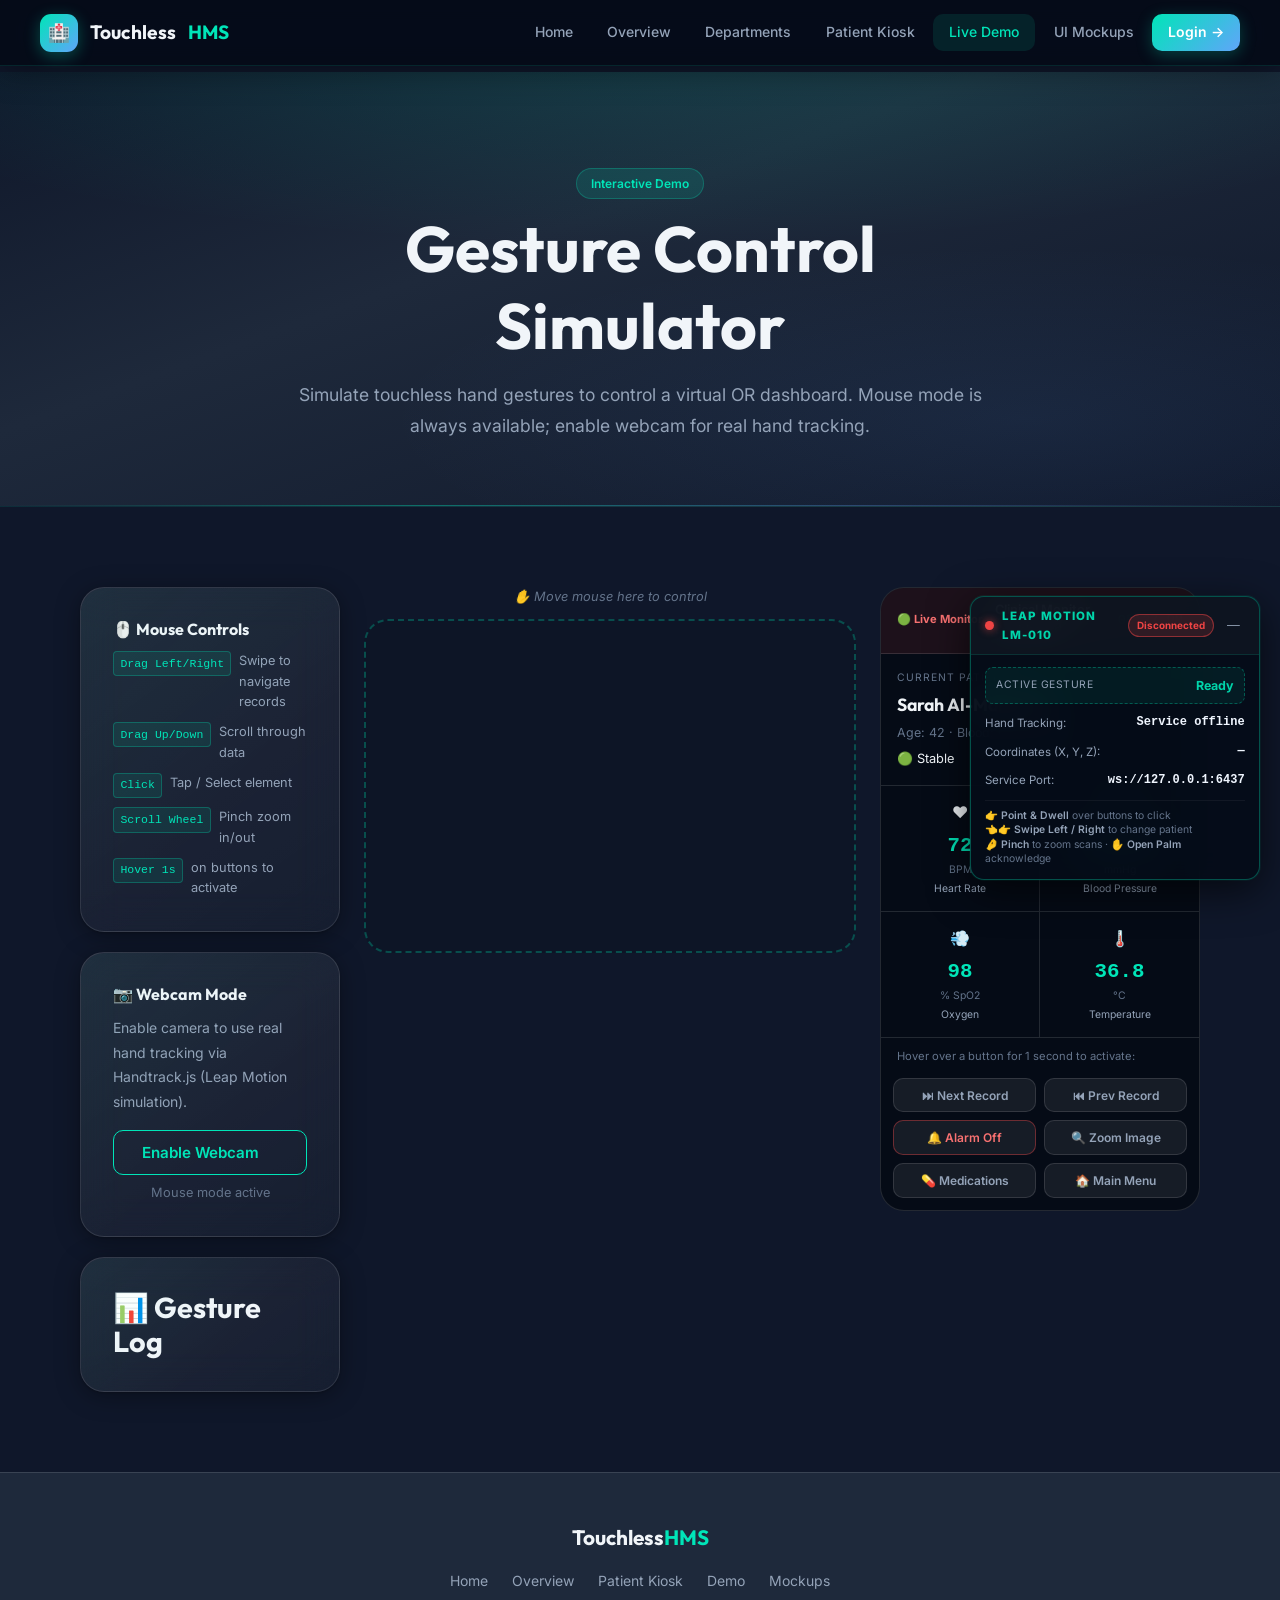
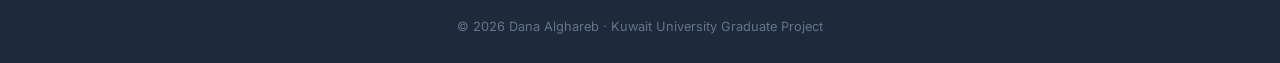
<file: demo.html>
<!DOCTYPE html>
<html lang="en">
<head>
  <meta charset="UTF-8"/>
  <meta name="viewport" content="width=device-width, initial-scale=1.0"/>
  <title>Gesture Demo — Touchless HMS</title>
  <meta name="description" content="Interactive touchless gesture simulator. Use mouse movements or webcam to control a simulated OR dashboard."/>
  <link rel="stylesheet" href="css/style.css"/>
  <link rel="stylesheet" href="css/demo.css"/>
</head>
<body>
<nav class="nav">
  <a href="index.html" class="nav-logo"><div class="logo-icon">🏥</div>Touchless<span>HMS</span></a>
  <div class="nav-links" id="nav-links">
    <a href="index.html">Home</a>
    <a href="overview.html">Overview</a>
    <a href="departments.html">Departments</a>
    <a href="dashboard-patient.html">Patient Kiosk</a>
    <a href="demo.html" class="active">Live Demo</a>
    <a href="mockups.html">UI Mockups</a>
    <a href="login.html" class="nav-cta">Login →</a>
  </div>
  <div class="nav-hamburger" id="hamburger"><span></span><span></span><span></span></div>
</nav>

<div class="page-wrapper">
  <div class="page-hero">
    <div class="page-hero-content">
      <span class="badge badge-teal">Interactive Demo</span>
      <h1>Gesture Control Simulator</h1>
      <p>Simulate touchless hand gestures to control a virtual OR dashboard. Mouse mode is always available; enable webcam for real hand tracking.</p>
    </div>
  </div>

  <div class="demo-layout section">
    <!-- Left: Instructions + Controls -->
    <div class="demo-sidebar reveal-left">
      <div class="glass-card instruction-card">
        <h3>🖱️ Mouse Controls</h3>
        <ul class="instruction-list">
          <li><kbd>Drag Left/Right</kbd> Swipe to navigate records</li>
          <li><kbd>Drag Up/Down</kbd> Scroll through data</li>
          <li><kbd>Click</kbd> Tap / Select element</li>
          <li><kbd>Scroll Wheel</kbd> Pinch zoom in/out</li>
          <li><kbd>Hover 1s</kbd> on buttons to activate</li>
        </ul>
      </div>

      <div class="glass-card instruction-card">
        <h3>📷 Webcam Mode</h3>
        <p style="font-size:0.875rem;margin-bottom:1rem;">Enable camera to use real hand tracking via Handtrack.js (Leap Motion simulation).</p>
        <button class="btn btn-outline" id="webcam-btn" style="width:100%">Enable Webcam</button>
        <div class="webcam-status" id="webcam-status">Mouse mode active</div>
        <video id="webcam-video" autoplay playsinline muted style="display:none;width:100%;border-radius:var(--radius-md);margin-top:0.75rem;"></video>
      </div>

      <div class="glass-card">
        <h3>📊 Gesture Log</h3>
        <div class="gesture-log" id="gesture-log">
          <div class="log-empty">Waiting for gestures…</div>
        </div>
      </div>
    </div>

    <!-- Center: Gesture Canvas -->
    <div class="demo-canvas-wrap reveal">
      <div class="canvas-label">✋ Move mouse here to control</div>
      <canvas id="gesture-canvas" width="560" height="380"></canvas>
    </div>

    <!-- Right: Clinical Dashboard Panel -->
    <div class="demo-dashboard reveal-right">
      <div class="dashboard-header">
        <span class="dash-badge">🟢 Live Monitor</span>
        <span class="dash-title">Clinical Monitor Dashboard</span>
        <span class="dash-time" id="dash-time">--:--</span>
      </div>

      <!-- Patient Info Card -->
      <div class="dash-card" id="patient-card">
        <div class="dash-card-label">Current Patient</div>
        <div class="patient-name" id="patient-name">Sarah Al-Mansouri</div>
        <div class="patient-meta">
          <span>Age: 42</span> · <span>Blood: O+</span> · <span>OR-3</span>
        </div>
        <div class="patient-status">🟢 Stable</div>
      </div>

      <!-- Vital Signs -->
      <div class="vitals-grid">
        <div class="vital-item" id="vital-hr">
          <div class="vital-icon">❤️</div>
          <div class="vital-value" id="v-hr">72</div>
          <div class="vital-unit">BPM</div>
          <div class="vital-label">Heart Rate</div>
        </div>
        <div class="vital-item" id="vital-bp">
          <div class="vital-icon">🩺</div>
          <div class="vital-value" id="v-bp">120/80</div>
          <div class="vital-unit">mmHg</div>
          <div class="vital-label">Blood Pressure</div>
        </div>
        <div class="vital-item" id="vital-o2">
          <div class="vital-icon">💨</div>
          <div class="vital-value" id="v-o2">98</div>
          <div class="vital-unit">% SpO2</div>
          <div class="vital-label">Oxygen</div>
        </div>
        <div class="vital-item" id="vital-temp">
          <div class="vital-icon">🌡️</div>
          <div class="vital-value" id="v-temp">36.8</div>
          <div class="vital-unit">°C</div>
          <div class="vital-label">Temperature</div>
        </div>
      </div>

      <!-- Action Buttons (Gesture-Interactive) -->
      <div class="dash-actions-label">Hover over a button for 1 second to activate:</div>
      <div class="dash-actions">
        <button class="gesture-btn btn-next" id="btn-next">⏭ Next Record</button>
        <button class="gesture-btn btn-prev" id="btn-prev">⏮ Prev Record</button>
        <button class="gesture-btn btn-alarm" id="btn-alarm">🔔 Alarm Off</button>
        <button class="gesture-btn btn-zoom" id="btn-zoom">🔍 Zoom Image</button>
        <button class="gesture-btn btn-meds" id="btn-meds">💊 Medications</button>
        <button class="gesture-btn btn-nav" id="btn-nav">🏠 Main Menu</button>
      </div>

      <!-- Alerts -->
      <div class="dash-alert" id="dash-alert" style="display:none"></div>
    </div>
  </div>
</div>

<footer class="footer">
  <div class="footer-logo">Touchless<span>HMS</span></div>
  <div class="footer-links">
    <a href="index.html">Home</a><a href="overview.html">Overview</a>
    <a href="dashboard-patient.html">Patient Kiosk</a><a href="demo.html">Demo</a><a href="mockups.html">Mockups</a>
  </div>
  <p class="footer-copy">© 2026 Dana Alghareb · Kuwait University Graduate Project</p>
</footer>

<script src="js/main.js"></script>
<script src="js/gestures.js"></script>
<script src="js/leap-gesture.js"></script>
<script>
document.addEventListener('DOMContentLoaded', () => {

  // ── Clock ──
  function updateClock() {
    const now = new Date();
    document.getElementById('dash-time').textContent =
      now.toLocaleTimeString('en-US', {hour:'2-digit',minute:'2-digit'});
  }
  updateClock(); setInterval(updateClock, 1000);

  // ── Vitals simulation ──
  function randomize(base, delta) {
    return (base + (Math.random() - 0.5) * delta).toFixed(1);
  }
  setInterval(() => {
    document.getElementById('v-hr').textContent   = Math.round(68 + Math.random() * 12);
    document.getElementById('v-o2').textContent   = Math.round(96 + Math.random() * 3);
    document.getElementById('v-temp').textContent = randomize(36.8, 0.4);
  }, 3000);

  // ── Patient records rotation ──
  const patients = [
    { name: 'Sarah Al-Mansouri', age: 42, blood: 'O+', room: 'OR-3', status: '🟢 Stable' },
    { name: 'Ahmed Al-Rashidi',  age: 57, blood: 'A-', room: 'OR-1', status: '🟡 Monitoring' },
    { name: 'Fatima Al-Zahra',  age: 35, blood: 'B+', room: 'OR-5', status: '🟢 Stable' },
    { name: 'Khalid Al-Mutairi', age: 65, blood: 'AB+', room: 'OR-2', status: '🔴 Critical' },
  ];
  let currentPatient = 0;

  function showPatient(idx) {
    const p = patients[idx];
    document.getElementById('patient-name').textContent = p.name;
    document.querySelector('.patient-meta').innerHTML =
      `<span>Age: ${p.age}</span> · <span>Blood: ${p.blood}</span> · <span>${p.room}</span>`;
    document.querySelector('.patient-status').textContent = p.status;
    const card = document.getElementById('patient-card');
    card.style.borderColor = 'var(--teal)';
    card.style.boxShadow = '0 0 20px rgba(0,212,170,0.3)';
    setTimeout(() => { card.style.borderColor = ''; card.style.boxShadow = ''; }, 800);
  }

  function showAlert(msg, color = 'var(--teal)') {
    const el = document.getElementById('dash-alert');
    el.textContent = msg; el.style.display = 'block'; el.style.borderColor = color;
    setTimeout(() => { el.style.display = 'none'; }, 3000);
  }

  // ── Gesture Button Actions ──
  document.getElementById('btn-next').addEventListener('click', () => {
    currentPatient = (currentPatient + 1) % patients.length;
    showPatient(currentPatient); showAlert('➡ Next patient record loaded');
  });
  document.getElementById('btn-prev').addEventListener('click', () => {
    currentPatient = (currentPatient - 1 + patients.length) % patients.length;
    showPatient(currentPatient); showAlert('⬅ Previous patient record loaded');
  });
  document.getElementById('btn-alarm').addEventListener('click', () => {
    showAlert('🔔 Alarm acknowledged — patient vitals stable', 'var(--red-alert)');
  });
  document.getElementById('btn-zoom').addEventListener('click', () => {
    showAlert('🔍 Medical image zoomed in 2×');
  });
  document.getElementById('btn-meds').addEventListener('click', () => {
    showAlert('💊 Medication schedule opened');
  });
  document.getElementById('btn-nav').addEventListener('click', () => {
    showAlert('🏠 Returning to main menu…');
  });

  // ── Init Gesture Engine (Mouse Mode) ──
  const canvas = document.getElementById('gesture-canvas');
  GestureEngine.initMouseMode(canvas);

  const logEl = document.getElementById('gesture-log');
  function addLog(text, color = 'var(--teal)') {
    const item = document.createElement('div');
    item.className = 'log-item'; item.style.color = color;
    item.textContent = `[${new Date().toLocaleTimeString()}] ${text}`;
    logEl.innerHTML = '';
    logEl.appendChild(item);
    // keep last 6
    if (logEl.children.length > 6) logEl.removeChild(logEl.firstChild);
  }
  logEl.innerHTML = '';

  GestureEngine.on('swipe', data => {
    addLog(`Swipe ${data.direction} (${Math.round(data.distance)}px)`);
    if (data.direction === 'right') document.getElementById('btn-next').click();
    if (data.direction === 'left')  document.getElementById('btn-prev').click();
  });
  GestureEngine.on('tap', () => addLog('Tap / Select'));
  GestureEngine.on('pinch', data => {
    addLog(`Pinch ${data.direction}`);
    document.getElementById('btn-zoom').click();
  });

  // ── Physical Leap Motion Controller Listeners ──
  window.addEventListener('touchless-swipe', e => {
    const dir = e.detail && e.detail.direction;
    addLog(`Leap Swipe ${dir.toUpperCase()}`, '#00d4aa');
    if (dir === 'left')  document.getElementById('btn-next').click();
    if (dir === 'right') document.getElementById('btn-prev').click();
  });

  window.addEventListener('touchless-pinch', e => {
    if (e.detail && e.detail.state === 'start') {
      addLog('Leap Pinch Zoom', '#3b82f6');
      document.getElementById('btn-zoom').click();
    }
  });

  window.addEventListener('touchless-palm', () => {
    addLog('Leap Open Palm (Alarm Silenced)', '#f59e0b');
    document.getElementById('btn-alarm').click();
  });

  // ── Webcam Button ──
  const webcamBtn = document.getElementById('webcam-btn');
  const webcamVideo = document.getElementById('webcam-video');
  const webcamStatus = document.getElementById('webcam-status');
  webcamBtn.addEventListener('click', async () => {
    webcamVideo.style.display = 'block';
    webcamStatus.textContent = 'Loading Handtrack.js model…';
    // Load Handtrack.js dynamically
    if (typeof handTrack === 'undefined') {
      const s = document.createElement('script');
      s.src = 'https://cdn.jsdelivr.net/npm/handtrackjs@latest/dist/handtrack.min.js';
      document.head.appendChild(s);
      s.onload = () => GestureEngine.initWebcamMode(webcamVideo, canvas, webcamStatus);
    } else {
      await GestureEngine.initWebcamMode(webcamVideo, canvas, webcamStatus);
    }
  });
});
</script>
</body>
</html>
</file>
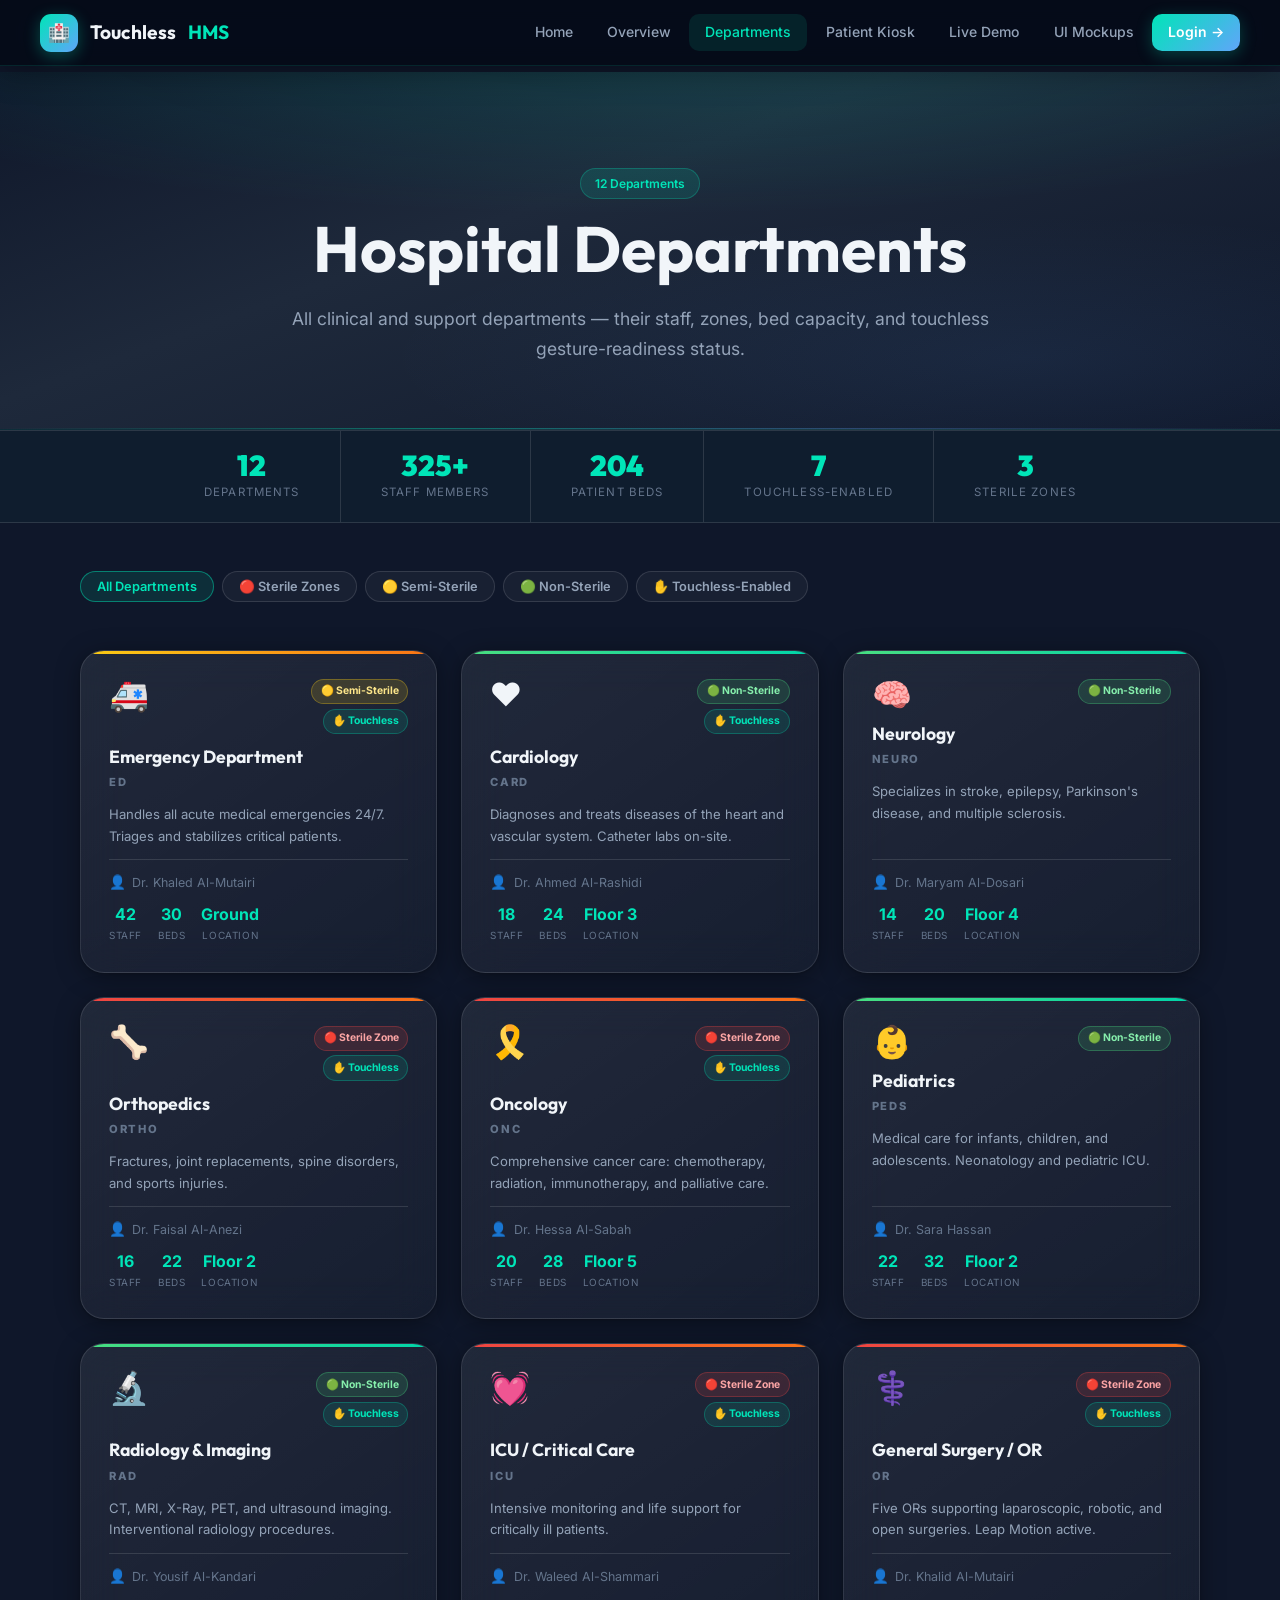
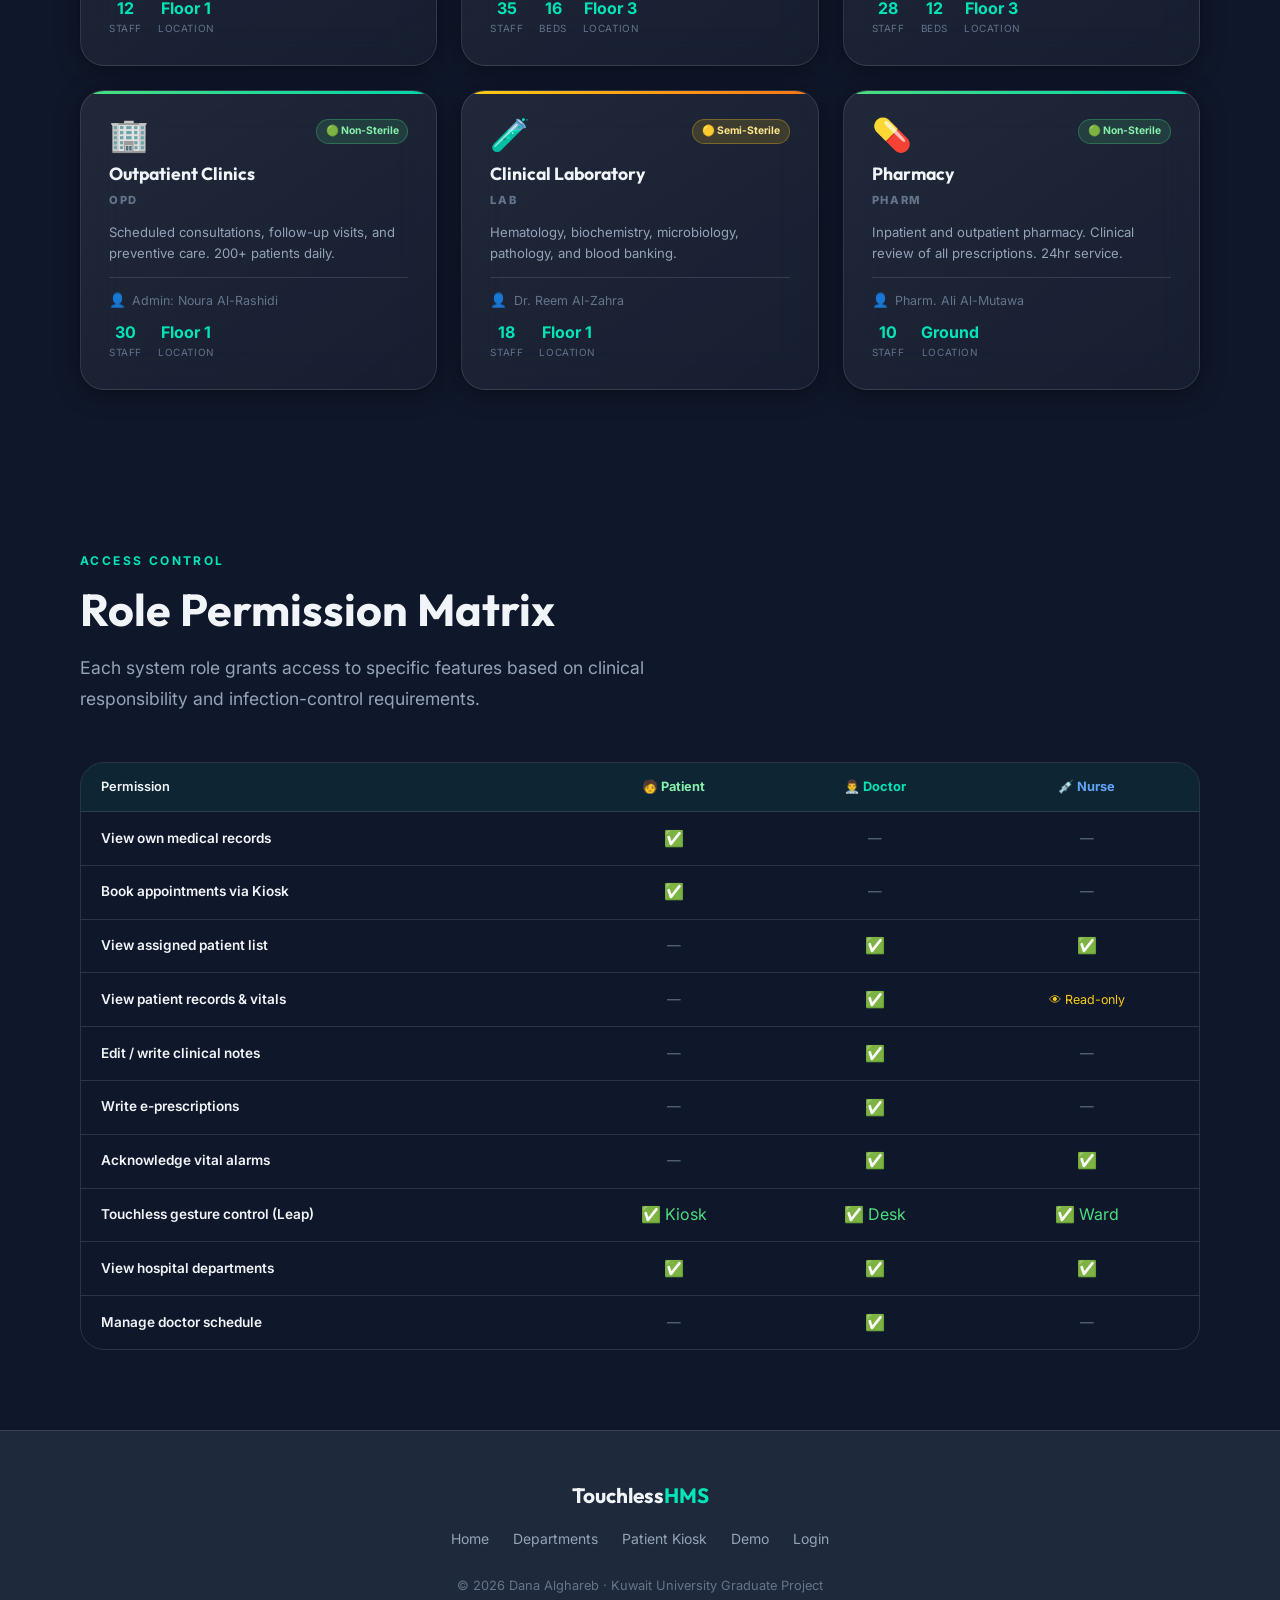
<file: departments.html>
<!DOCTYPE html>
<html lang="en">
<head>
  <meta charset="UTF-8"/>
  <meta name="viewport" content="width=device-width, initial-scale=1.0"/>
  <title>Hospital Departments — Touchless HMS</title>
  <meta name="description" content="All 12 departments of the Touchless Hospital Management System — staffing, zones, and gesture-readiness."/>
  <link rel="stylesheet" href="css/style.css"/>
  <link rel="stylesheet" href="css/departments.css"/>
</head>
<body>
<nav class="nav" id="main-nav">
  <a href="index.html" class="nav-logo"><div class="logo-icon">🏥</div>Touchless<span>HMS</span></a>
  <div class="nav-links" id="nav-links">
    <a href="index.html">Home</a>
    <a href="overview.html">Overview</a>
    <a href="departments.html" class="active">Departments</a>
    <a href="dashboard-patient.html">Patient Kiosk</a>
    <a href="demo.html">Live Demo</a>
    <a href="mockups.html">UI Mockups</a>
    <a href="login.html" class="nav-cta">Login →</a>
  </div>
  <div class="nav-hamburger" id="hamburger"><span></span><span></span><span></span></div>
</nav>

<div class="page-wrapper">

  <!-- Hero -->
  <div class="page-hero">
    <div class="page-hero-content">
      <span class="badge badge-teal">12 Departments</span>
      <h1>Hospital Departments</h1>
      <p>All clinical and support departments — their staff, zones, bed capacity, and touchless gesture-readiness status.</p>
    </div>
  </div>

  <!-- Stats Bar -->
  <div class="dept-stats-bar">
    <div class="dept-stat"><span class="ds-num">12</span><span class="ds-label">Departments</span></div>
    <div class="dept-stat"><span class="ds-num">325+</span><span class="ds-label">Staff Members</span></div>
    <div class="dept-stat"><span class="ds-num">204</span><span class="ds-label">Patient Beds</span></div>
    <div class="dept-stat"><span class="ds-num">7</span><span class="ds-label">Touchless-Enabled</span></div>
    <div class="dept-stat"><span class="ds-num">3</span><span class="ds-label">Sterile Zones</span></div>
  </div>

  <!-- Filter Bar -->
  <div class="section-sm">
    <div class="dept-filter" id="dept-filter">
      <button class="filter-btn active" data-filter="all">All Departments</button>
      <button class="filter-btn" data-filter="sterile">🔴 Sterile Zones</button>
      <button class="filter-btn" data-filter="semi-sterile">🟡 Semi-Sterile</button>
      <button class="filter-btn" data-filter="non-sterile">🟢 Non-Sterile</button>
      <button class="filter-btn" data-filter="touchless">✋ Touchless-Enabled</button>
    </div>
  </div>

  <!-- Department Grid -->
  <div class="section" style="padding-top:0">
    <div class="dept-grid" id="dept-grid">
      <!-- Injected by JS -->
    </div>
  </div>

  <!-- Permission Matrix -->
  <div class="section" id="permissions">
    <p class="section-label reveal">Access Control</p>
    <h2 class="section-title reveal">Role Permission Matrix</h2>
    <p class="section-subtitle reveal">Each system role grants access to specific features based on clinical responsibility and infection-control requirements.</p>
    <div class="perm-table-wrap reveal">
      <table class="perm-table">
        <thead>
          <tr>
            <th>Permission</th>
            <th><span class="role-badge patient">🧑 Patient</span></th>
            <th><span class="role-badge doctor">👨‍⚕️ Doctor</span></th>
            <th><span class="role-badge nurse">💉 Nurse</span></th>
          </tr>
        </thead>
        <tbody>
          <tr><td>View own medical records</td><td class="yes">✅</td><td class="no">—</td><td class="no">—</td></tr>
          <tr><td>Book appointments via Kiosk</td><td class="yes">✅</td><td class="no">—</td><td class="no">—</td></tr>
          <tr><td>View assigned patient list</td><td class="no">—</td><td class="yes">✅</td><td class="yes">✅</td></tr>
          <tr><td>View patient records &amp; vitals</td><td class="no">—</td><td class="yes">✅</td><td class="partial">👁 Read-only</td></tr>
          <tr><td>Edit / write clinical notes</td><td class="no">—</td><td class="yes">✅</td><td class="no">—</td></tr>
          <tr><td>Write e-prescriptions</td><td class="no">—</td><td class="yes">✅</td><td class="no">—</td></tr>
          <tr><td>Acknowledge vital alarms</td><td class="no">—</td><td class="yes">✅</td><td class="yes">✅</td></tr>
          <tr><td>Touchless gesture control (Leap)</td><td class="yes">✅ Kiosk</td><td class="yes">✅ Desk</td><td class="yes">✅ Ward</td></tr>
          <tr><td>View hospital departments</td><td class="yes">✅</td><td class="yes">✅</td><td class="yes">✅</td></tr>
          <tr><td>Manage doctor schedule</td><td class="no">—</td><td class="yes">✅</td><td class="no">—</td></tr>
        </tbody>
      </table>
    </div>
  </div>

</div>

<footer class="footer">
  <div class="footer-logo">Touchless<span>HMS</span></div>
  <div class="footer-links">
    <a href="index.html">Home</a><a href="departments.html">Departments</a>
    <a href="dashboard-patient.html">Patient Kiosk</a><a href="demo.html">Demo</a><a href="login.html">Login</a>
  </div>
  <p class="footer-copy">© 2026 Dana Alghareb · Kuwait University Graduate Project</p>
</footer>

<script src="js/main.js"></script>
<script src="js/permissions.js"></script>
<script>
document.addEventListener('DOMContentLoaded', () => {
  const grid = document.getElementById('dept-grid');

  function zoneClass(z) {
    return { 'sterile':'zone-sterile', 'semi-sterile':'zone-semi', 'non-sterile':'zone-non' }[z] || '';
  }
  function zoneLabel(z) {
    return { 'sterile':'🔴 Sterile Zone', 'semi-sterile':'🟡 Semi-Sterile', 'non-sterile':'🟢 Non-Sterile' }[z] || z;
  }

  function renderDepts(list) {
    grid.innerHTML = '';
    list.forEach((d, i) => {
      const card = document.createElement('div');
      card.className = `dept-card glass-card ${zoneClass(d.zone)} reveal`;
      card.dataset.zone = d.zone;
      card.dataset.touchless = d.touchless;
      card.style.transitionDelay = `${(i % 4) * 0.08}s`;
      card.innerHTML = `
        <div class="dept-card-top">
          <div class="dept-icon">${d.icon}</div>
          <div class="dept-badges">
            <span class="dept-zone-badge ${zoneClass(d.zone)}">${zoneLabel(d.zone)}</span>
            ${d.touchless ? '<span class="dept-tl-badge">✋ Touchless</span>' : ''}
          </div>
        </div>
        <h3 class="dept-name">${d.name}</h3>
        <div class="dept-abbr">${d.abbr}</div>
        <p class="dept-desc">${d.desc}</p>
        <div class="dept-meta">
          <div class="dm-item"><span class="dm-icon">👤</span><span>${d.head}</span></div>
          <div class="dept-stats-mini">
            <div class="dsm"><strong>${d.staff}</strong><small>Staff</small></div>
            ${d.beds > 0 ? `<div class="dsm"><strong>${d.beds}</strong><small>Beds</small></div>` : ''}
            <div class="dsm"><strong>${d.floor}</strong><small>Location</small></div>
          </div>
        </div>
      `;
      grid.appendChild(card);
    });
    // Make all cards visible with a slight stagger
    setTimeout(() => {
      grid.querySelectorAll('.dept-card').forEach((c, i) => {
        setTimeout(() => c.classList.add('visible'), i * 40);
      });
    }, 50);
  }

  renderDepts(HMS.DEPARTMENTS);

  // Filter
  const filterBtns = document.querySelectorAll('.filter-btn');
  filterBtns.forEach(btn => {
    btn.addEventListener('click', () => {
      filterBtns.forEach(b => b.classList.remove('active'));
      btn.classList.add('active');
      const f = btn.dataset.filter;
      if (f === 'all') { renderDepts(HMS.DEPARTMENTS); return; }
      if (f === 'touchless') { renderDepts(HMS.DEPARTMENTS.filter(d => d.touchless)); return; }
      renderDepts(HMS.DEPARTMENTS.filter(d => d.zone === f));
    });
  });

  // Also make static reveal elements visible
  setTimeout(() => {
    document.querySelectorAll('.reveal').forEach(el => el.classList.add('visible'));
  }, 300);
});
</script>
</body>
</html>
</file>
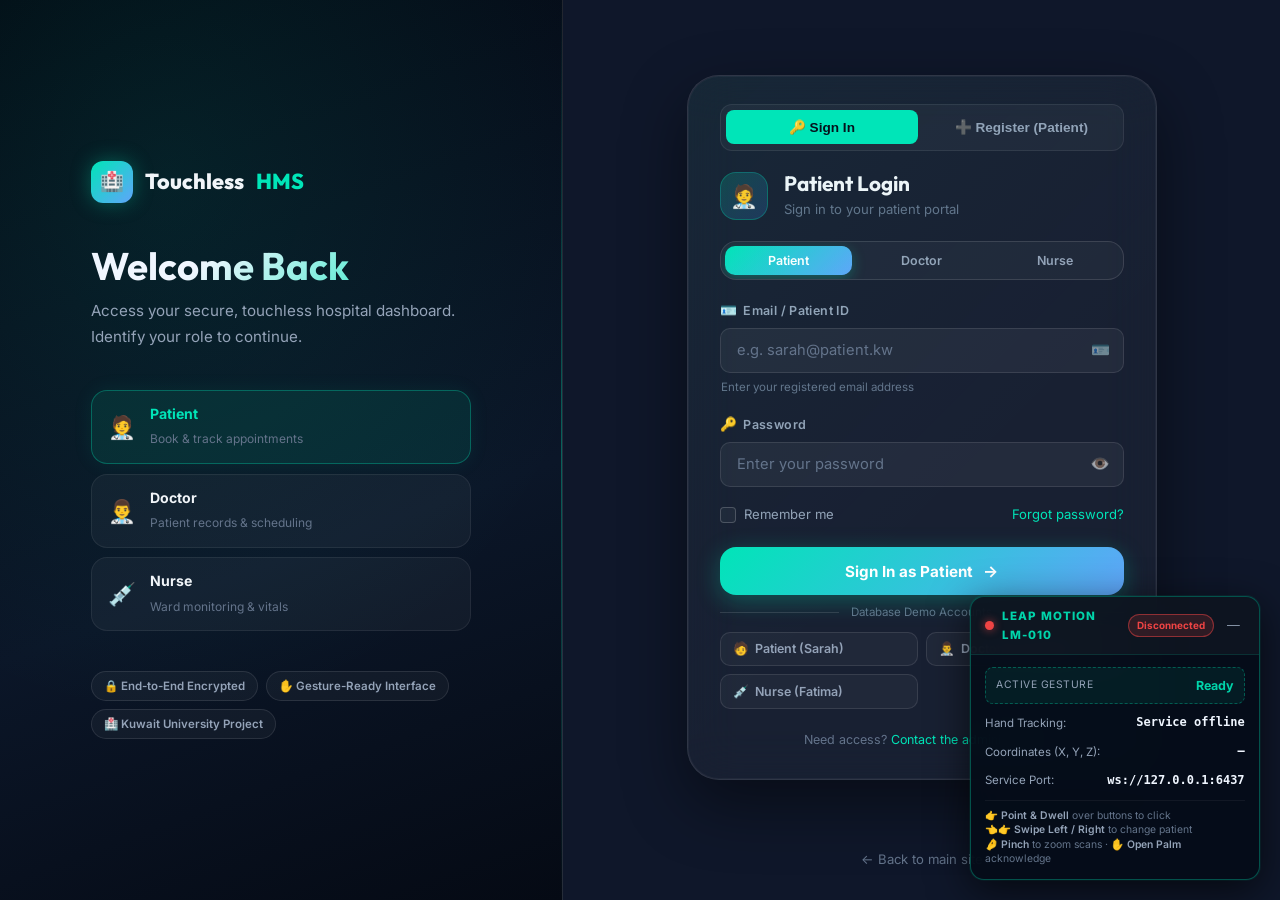
<file: login.html>
<!DOCTYPE html>
<html lang="en">
<head>
  <meta charset="UTF-8" />
  <meta name="viewport" content="width=device-width, initial-scale=1.0" />
  <title>Login — Touchless Hospital Management System</title>
  <meta name="description" content="Secure login portal for the Touchless Hospital Management System. Access your role-based dashboard." />
  <link rel="stylesheet" href="css/style.css" />
  <link rel="stylesheet" href="css/login.css" />
</head>
<body class="login-body">

<!-- Animated Background -->
<canvas id="login-canvas" aria-hidden="true"></canvas>

<!-- Floating Orbs -->
<div class="orb orb-1" aria-hidden="true"></div>
<div class="orb orb-2" aria-hidden="true"></div>
<div class="orb orb-3" aria-hidden="true"></div>

<!-- ═══ LOGIN WRAPPER ═══ -->
<div class="login-wrapper">

  <!-- Left Panel — Branding -->
  <aside class="login-brand" aria-label="System branding">
    <div class="brand-content">
      <a href="index.html" class="brand-logo">
        <div class="logo-icon">🏥</div>
        Touchless<span>HMS</span>
      </a>

      <div class="brand-headline">
        <h1>Welcome Back</h1>
        <p>Access your secure, touchless hospital dashboard. Identify your role to continue.</p>
      </div>

      <!-- Role Cards -->
      <div class="role-showcase">
        <div class="role-chip active" data-role="patient">
          <span class="role-chip-icon">🧑‍⚕️</span>
          <div>
            <strong>Patient</strong>
            <small>Book & track appointments</small>
          </div>
        </div>
        <div class="role-chip" data-role="doctor">
          <span class="role-chip-icon">👨‍⚕️</span>
          <div>
            <strong>Doctor</strong>
            <small>Patient records & scheduling</small>
          </div>
        </div>
        <div class="role-chip" data-role="nurse">
          <span class="role-chip-icon">💉</span>
          <div>
            <strong>Nurse</strong>
            <small>Ward monitoring & vitals</small>
          </div>
        </div>
      </div>

      <!-- Feature Pills -->
      <div class="brand-features">
        <div class="feature-pill">🔒 End-to-End Encrypted</div>
        <div class="feature-pill">✋ Gesture-Ready Interface</div>
        <div class="feature-pill">🏥 Kuwait University Project</div>
      </div>
    </div>
  </aside>

  <!-- Right Panel — Login Form -->
  <main class="login-main" id="login-form-panel">

    <div class="login-card glass-card">

      <!-- Auth Mode Switcher (Sign In vs Register) -->
      <div class="auth-mode-switch" style="display:flex;gap:0.5rem;margin-bottom:1.25rem;background:rgba(255,255,255,0.04);padding:0.35rem;border-radius:12px;border:1px solid rgba(255,255,255,0.08);">
        <button type="button" class="mode-btn active" id="btn-mode-login" style="flex:1;padding:0.55rem;border-radius:8px;border:none;background:var(--teal);color:#050c18;font-weight:700;font-size:0.85rem;cursor:pointer;transition:all 0.2s;">🔑 Sign In</button>
        <button type="button" class="mode-btn" id="btn-mode-register" style="flex:1;padding:0.55rem;border-radius:8px;border:none;background:transparent;color:var(--text-secondary);font-weight:600;font-size:0.85rem;cursor:pointer;transition:all 0.2s;">➕ Register (Patient)</button>
      </div>

      <!-- Card Header -->
      <div class="login-card-header" id="card-header">
        <div class="lch-icon" id="role-icon">🧑‍⚕️</div>
        <div>
          <h2 id="role-title">Patient Login</h2>
          <p id="role-desc">Sign in to your patient portal</p>
        </div>
      </div>

      <!-- Role Selector -->
      <div class="role-tabs" id="role-tabs" aria-label="Select your role">
        <button class="role-tab active" data-role="patient" aria-pressed="true">Patient</button>
        <button class="role-tab" data-role="doctor" aria-pressed="false">Doctor</button>
        <button class="role-tab" data-role="nurse" aria-pressed="false">Nurse</button>
      </div>

      <!-- Error Message Banner -->
      <div class="form-error-banner" id="form-error" style="display:none;background:rgba(239,68,68,0.15);border:1px solid rgba(239,68,68,0.4);color:#fca5a5;padding:0.75rem 1rem;border-radius:10px;margin-bottom:1rem;font-size:0.85rem;">
        <span id="error-text">Error message</span>
      </div>

      <!-- Form -->
      <form class="login-form" id="login-form" novalidate>

        <div class="form-group" id="fg-id">
          <label for="user-id" class="form-label">
            <span class="label-icon">🪪</span>
            <span id="id-label">Patient ID / Civil ID</span>
          </label>
          <div class="input-wrap">
            <input
              type="text"
              id="user-id"
              name="userId"
              class="form-input"
              placeholder="e.g. P-2024-00123"
              autocomplete="username"
              required
            />
            <span class="input-icon" aria-hidden="true">🪪</span>
          </div>
          <span class="field-hint" id="id-hint">Enter your Civil ID or assigned Patient ID</span>
        </div>

        <div class="form-group">
          <label for="user-password" class="form-label">
            <span class="label-icon">🔑</span>
            Password
          </label>
          <div class="input-wrap">
            <input
              type="password"
              id="user-password"
              name="password"
              class="form-input"
              placeholder="Enter your password"
              autocomplete="current-password"
              required
            />
            <button type="button" class="toggle-password" id="toggle-pwd" aria-label="Show or hide password">
              <span id="eye-icon">👁️</span>
            </button>
          </div>
        </div>

        <!-- Surgeon-only: Gesture Auth option -->
        <div class="gesture-auth-toggle" id="gesture-toggle" style="display:none;">
          <div class="gate-divider"><span>or authenticate with</span></div>
          <button type="button" class="btn-gesture-auth" id="gesture-auth-btn" aria-label="Authenticate with hand gesture">
            <span class="ga-hand">✋</span>
            <div>
              <strong>Gesture Authentication</strong>
              <small>Hold your hand steady for 3 seconds</small>
            </div>
            <span class="ga-arrow">→</span>
          </button>
        </div>

        <div class="form-options">
          <label class="checkbox-wrap" for="remember-me">
            <input type="checkbox" id="remember-me" name="remember" />
            <span class="checkbox-custom"></span>
            Remember me
          </label>
          <a href="#" class="forgot-link" id="forgot-link">Forgot password?</a>
        </div>

        <!-- Error Message -->
        <div class="form-error" id="form-error" aria-live="polite" role="alert" style="display:none;">
          <span>⚠️</span>
          <span id="error-text">Invalid credentials. Please try again.</span>
        </div>

        <!-- Submit Button -->
        <button type="submit" class="btn-login" id="login-btn">
          <span class="btn-login-text" id="login-btn-text">Sign In as Patient</span>
          <span class="btn-login-icon">→</span>
          <span class="btn-loader" id="btn-loader" style="display:none;">
            <span class="spinner"></span>
          </span>
        </button>

      </form>

      <!-- 2. REGISTRATION FORM (New Patient) -->
      <form class="login-form" id="register-form" style="display:none;" novalidate>
        <div class="form-group">
          <label class="form-label"><span>👤</span> Full Name</label>
          <input type="text" id="reg-name" class="form-input" placeholder="e.g. Jasem Al-Hasan" required />
        </div>

        <div class="form-group">
          <label class="form-label"><span>✉️</span> Email Address</label>
          <input type="email" id="reg-email" class="form-input" placeholder="e.g. jasem@patient.kw" required />
        </div>

        <div class="form-group">
          <label class="form-label"><span>🔑</span> Password</label>
          <input type="password" id="reg-password" class="form-input" placeholder="Min. 6 characters" required />
        </div>

        <div class="form-row-2">
          <div class="form-group">
            <label class="form-label"><span>🪪</span> Civil ID Number</label>
            <input type="text" id="reg-civilid" class="form-input" placeholder="e.g. 296051201948" />
          </div>

          <div class="form-group">
            <label class="form-label"><span>📱</span> Phone Number</label>
            <input type="tel" id="reg-phone" class="form-input" placeholder="e.g. +965 99112233" />
          </div>
        </div>

        <div class="form-group">
          <label class="form-label"><span>🩸</span> Blood Type</label>
          <select id="reg-blood" class="form-input" style="background:#0c1a2e;color:#fff;">
            <option value="O+">O+ (Positive)</option>
            <option value="O-">O- (Negative)</option>
            <option value="A+">A+ (Positive)</option>
            <option value="A-">A- (Negative)</option>
            <option value="B+">B+ (Positive)</option>
            <option value="B-">B- (Negative)</option>
            <option value="AB+">AB+ (Positive)</option>
            <option value="AB-">AB- (Negative)</option>
          </select>
        </div>

        <button type="submit" class="btn-login" id="reg-btn" style="margin-top:1rem;">
          <span id="reg-btn-text">Create Account & Sign In</span>
          <span>→</span>
        </button>
      </form>

      <!-- Database Demo Accounts -->
      <div class="demo-section" id="demo-section">
        <div class="gate-divider"><span>Database Demo Accounts</span></div>
        <div class="demo-accounts" id="demo-accounts">
          <button class="demo-account" data-email="sarah@patient.kw" data-pass="password123" data-role="patient">
            <span>🧑</span> Patient (Sarah)
          </button>
          <button class="demo-account" data-email="ahmed@hospital.kw" data-pass="password123" data-role="doctor">
            <span>👨‍⚕️</span> Doctor (Dr. Ahmed)
          </button>
          <button class="demo-account" data-email="fatima@nurse.kw" data-pass="password123" data-role="nurse">
            <span>💉</span> Nurse (Fatima)
          </button>
        </div>
      </div>

      <!-- Footer links -->
      <p class="login-footer-note">
        Need access? <a href="mailto:admin@hms.kw">Contact the administrator</a>
      </p>

    </div><!-- end .login-card -->

    <!-- Back to site -->
    <div class="back-home">
      <a href="index.html" class="back-link">← Back to main site</a>
    </div>

  </main><!-- end .login-main -->

</div><!-- end .login-wrapper -->

<!-- Gesture Modal -->
<div class="gesture-modal" id="gesture-modal" role="dialog" aria-modal="true" aria-label="Gesture authentication" style="display:none;">
  <div class="gesture-modal-content glass-card">
    <button class="gesture-modal-close" id="gesture-modal-close" aria-label="Close gesture authentication">✕</button>
    <div class="gesture-scan-area">
      <div class="gesture-ring gr1"></div>
      <div class="gesture-ring gr2"></div>
      <div class="gesture-ring gr3"></div>
      <div class="gesture-hand-icon">✋</div>
      <div class="gesture-scan-line"></div>
    </div>
    <h3>Gesture Authentication</h3>
    <p id="gesture-status">Hold your open hand steady above the Leap Motion sensor</p>
    <div class="gesture-progress-bar">
      <div class="gesture-progress-fill" id="gesture-progress"></div>
    </div>
    <p class="gesture-tip">🔒 Sterile-mode authentication · No physical contact required</p>
  </div>
</div>
<div class="modal-backdrop" id="modal-backdrop" style="display:none;"></div>

<script src="js/api.js"></script>
<script src="js/main.js"></script>
<script src="js/leap-gesture.js"></script>
<script src="js/login.js"></script>
</body>
</html>
</file>
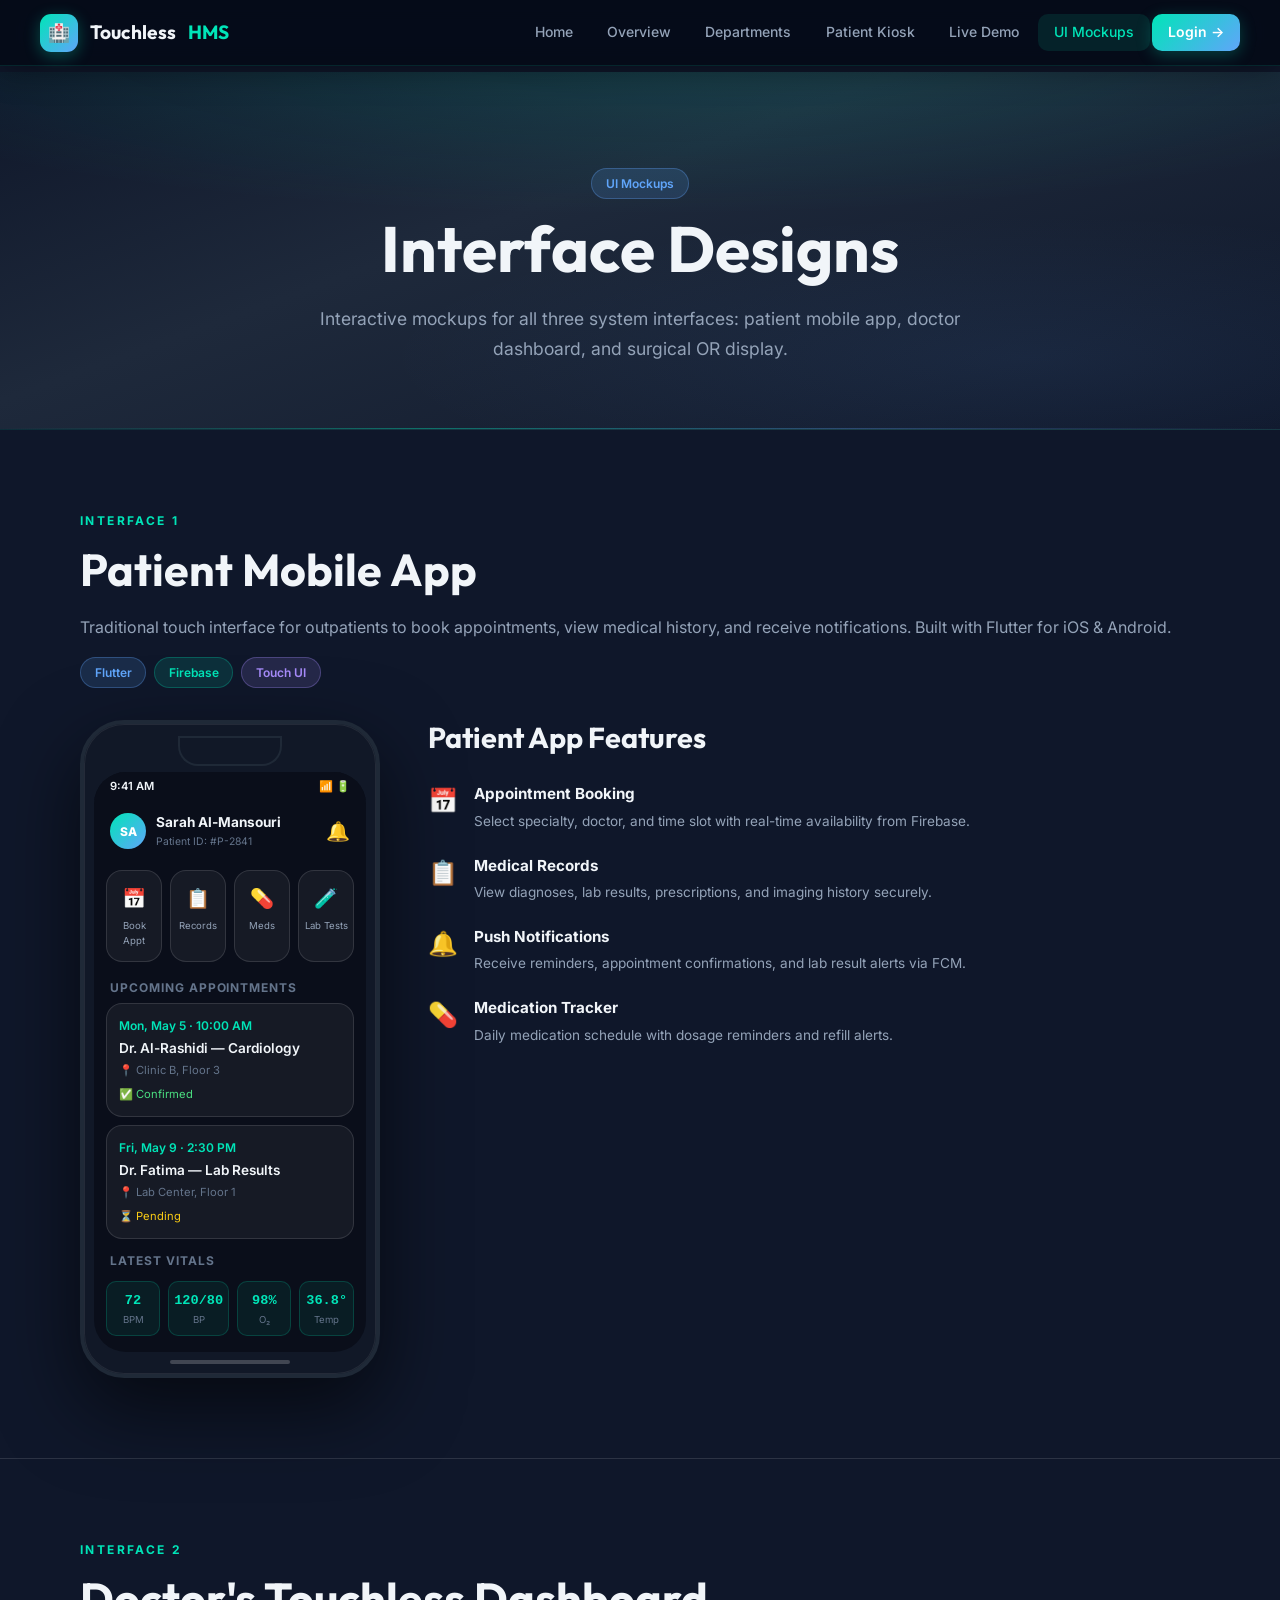
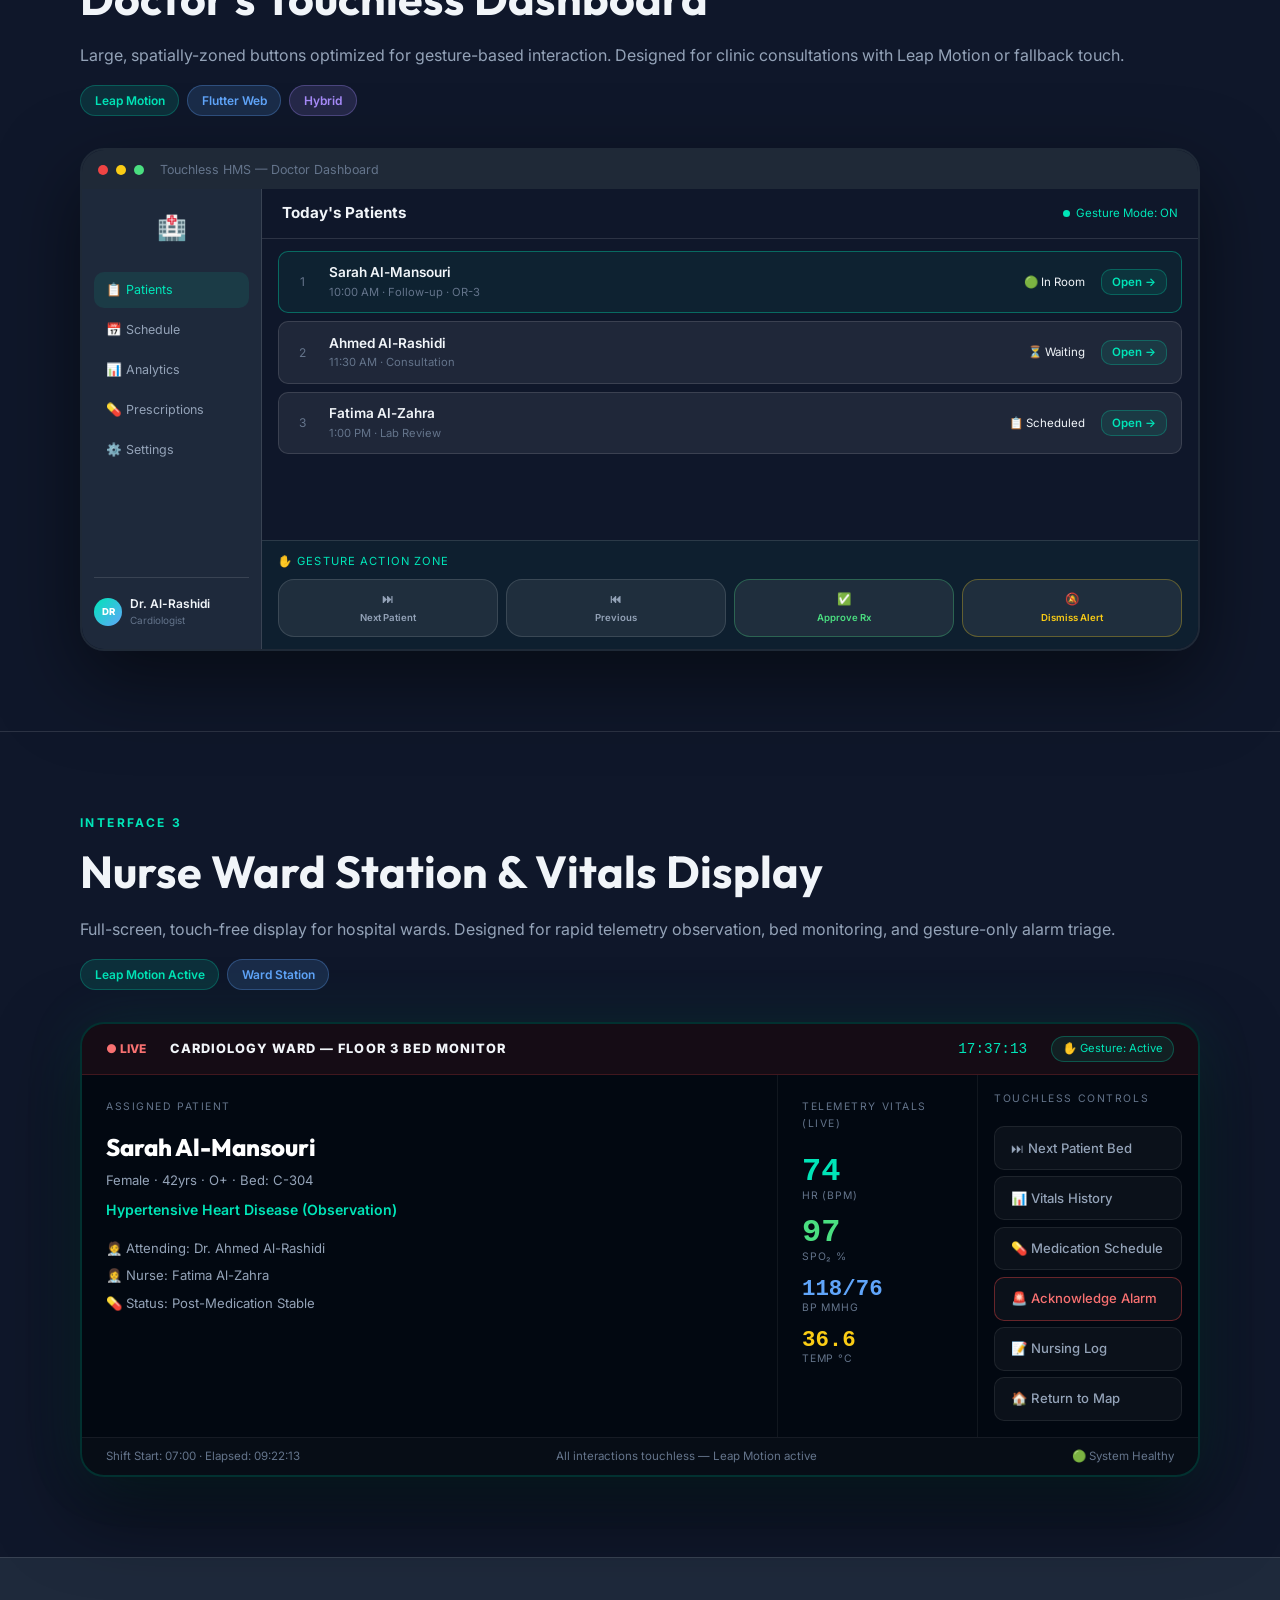
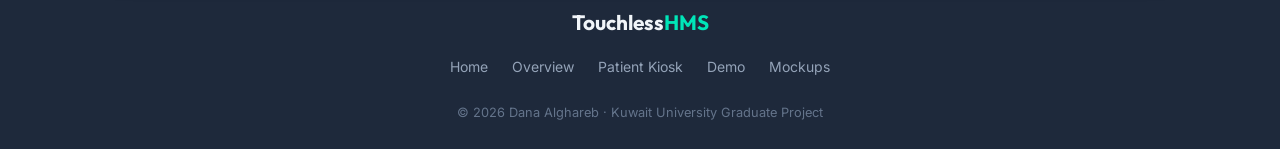
<file: mockups.html>
<!DOCTYPE html>
<html lang="en">
<head>
  <meta charset="UTF-8"/>
  <meta name="viewport" content="width=device-width, initial-scale=1.0"/>
  <title>UI Mockups — Touchless HMS</title>
  <meta name="description" content="UI mockups for the Touchless Hospital Management System: Patient app, Doctor dashboard, and Surgeon OR interface."/>
  <link rel="stylesheet" href="css/style.css"/>
  <link rel="stylesheet" href="css/mockups.css"/>
</head>
<body>
<nav class="nav">
  <a href="index.html" class="nav-logo"><div class="logo-icon">🏥</div>Touchless<span>HMS</span></a>
  <div class="nav-links" id="nav-links">
    <a href="index.html">Home</a>
    <a href="overview.html">Overview</a>
    <a href="departments.html">Departments</a>
    <a href="dashboard-patient.html">Patient Kiosk</a>
    <a href="demo.html">Live Demo</a>
    <a href="mockups.html" class="active">UI Mockups</a>
    <a href="login.html" class="nav-cta">Login →</a>
  </div>
  <div class="nav-hamburger" id="hamburger"><span></span><span></span><span></span></div>
</nav>

<div class="page-wrapper">
  <div class="page-hero">
    <div class="page-hero-content">
      <span class="badge badge-blue">UI Mockups</span>
      <h1>Interface Designs</h1>
      <p>Interactive mockups for all three system interfaces: patient mobile app, doctor dashboard, and surgical OR display.</p>
    </div>
  </div>

  <!-- ═══ MOCKUP 1: Patient App ═══ -->
  <section class="section" id="patient-app">
    <div class="mockup-intro reveal">
      <div>
        <p class="section-label">Interface 1</p>
        <h2 class="section-title">Patient Mobile App</h2>
        <p>Traditional touch interface for outpatients to book appointments, view medical history, and receive notifications. Built with Flutter for iOS &amp; Android.</p>
        <div class="mockup-badges">
          <span class="badge badge-blue">Flutter</span>
          <span class="badge badge-teal">Firebase</span>
          <span class="badge badge-purple">Touch UI</span>
        </div>
      </div>
    </div>
    <div class="mockup-row reveal">
      <div class="phone-frame">
        <div class="phone-notch"></div>
        <div class="phone-screen" id="patient-screen">
          <div class="app-screen active" id="ps-home">
            <div class="app-statusbar"><span>9:41 AM</span><span>📶 🔋</span></div>
            <div class="app-header">
              <div class="app-greeting">
                <div class="app-avatar">SA</div>
                <div>
                  <div class="app-name">Sarah Al-Mansouri</div>
                  <div class="app-role">Patient ID: #P-2841</div>
                </div>
              </div>
              <div class="app-notif">🔔</div>
            </div>
            <div class="app-quick-actions">
              <div class="quick-action" onclick="switchScreen('ps-book')">
                <div class="qa-icon">📅</div><div class="qa-label">Book Appt</div>
              </div>
              <div class="quick-action" onclick="switchScreen('ps-records')">
                <div class="qa-icon">📋</div><div class="qa-label">Records</div>
              </div>
              <div class="quick-action">
                <div class="qa-icon">💊</div><div class="qa-label">Meds</div>
              </div>
              <div class="quick-action">
                <div class="qa-icon">🧪</div><div class="qa-label">Lab Tests</div>
              </div>
            </div>
            <div class="app-section-title">Upcoming Appointments</div>
            <div class="appt-card">
              <div class="appt-date">Mon, May 5 · 10:00 AM</div>
              <div class="appt-doctor">Dr. Al-Rashidi — Cardiology</div>
              <div class="appt-loc">📍 Clinic B, Floor 3</div>
              <div class="appt-status confirmed">✅ Confirmed</div>
            </div>
            <div class="appt-card">
              <div class="appt-date">Fri, May 9 · 2:30 PM</div>
              <div class="appt-doctor">Dr. Fatima — Lab Results</div>
              <div class="appt-loc">📍 Lab Center, Floor 1</div>
              <div class="appt-status pending">⏳ Pending</div>
            </div>
            <div class="app-section-title">Latest Vitals</div>
            <div class="vitals-row">
              <div class="mini-vital"><span>72</span><small>BPM</small></div>
              <div class="mini-vital"><span>120/80</span><small>BP</small></div>
              <div class="mini-vital"><span>98%</span><small>O₂</small></div>
              <div class="mini-vital"><span>36.8°</span><small>Temp</small></div>
            </div>
          </div>

          <div class="app-screen" id="ps-book">
            <div class="app-statusbar"><span>9:41 AM</span><span>📶 🔋</span></div>
            <div class="app-back" onclick="switchScreen('ps-home')">← Back</div>
            <div class="screen-title">Book Appointment</div>
            <div class="form-label">Select Specialty</div>
            <div class="specialty-grid">
              <div class="specialty-btn active">❤️ Cardiology</div>
              <div class="specialty-btn">🧠 Neurology</div>
              <div class="specialty-btn">🦷 Dental</div>
              <div class="specialty-btn">👁 Ophthalmology</div>
            </div>
            <div class="form-label">Select Doctor</div>
            <div class="doctor-option selected">
              <div class="doc-avatar">AR</div>
              <div><div class="doc-name">Dr. Ahmed Al-Rashidi</div><div class="doc-spec">Cardiologist · 14 yrs exp.</div></div>
            </div>
            <div class="doctor-option">
              <div class="doc-avatar">SH</div>
              <div><div class="doc-name">Dr. Sara Hassan</div><div class="doc-spec">Cardiologist · 8 yrs exp.</div></div>
            </div>
            <div class="form-label">Choose Date &amp; Time</div>
            <div class="date-picker">
              <div class="date-chip active">Mon<br/><b>5</b></div>
              <div class="date-chip">Tue<br/><b>6</b></div>
              <div class="date-chip">Wed<br/><b>7</b></div>
              <div class="date-chip">Thu<br/><b>8</b></div>
            </div>
            <button class="app-btn" onclick="showBookingSuccess()">Confirm Booking</button>
          </div>

          <div class="app-screen" id="ps-records">
            <div class="app-statusbar"><span>9:41 AM</span><span>📶 🔋</span></div>
            <div class="app-back" onclick="switchScreen('ps-home')">← Back</div>
            <div class="screen-title">Medical Records</div>
            <div class="record-item">
              <div class="rec-date">12 Apr 2026</div>
              <div class="rec-title">Blood Panel Results</div>
              <div class="rec-sub">Hematology · Normal</div>
              <span class="rec-badge normal">✅ Normal</span>
            </div>
            <div class="record-item">
              <div class="rec-date">28 Mar 2026</div>
              <div class="rec-title">Cardiology Consultation</div>
              <div class="rec-sub">Dr. Al-Rashidi · Cardiology</div>
              <span class="rec-badge normal">✅ Reviewed</span>
            </div>
            <div class="record-item">
              <div class="rec-date">10 Feb 2026</div>
              <div class="rec-title">Chest X-Ray</div>
              <div class="rec-sub">Radiology · Mild findings</div>
              <span class="rec-badge attention">⚠ Note</span>
            </div>
          </div>
        </div>
        <div class="phone-home-bar"></div>
      </div>

      <div class="mockup-features">
        <h3>Patient App Features</h3>
        <div class="feature-item">
          <div class="fi-icon">📅</div>
          <div><strong>Appointment Booking</strong><p>Select specialty, doctor, and time slot with real-time availability from Firebase.</p></div>
        </div>
        <div class="feature-item">
          <div class="fi-icon">📋</div>
          <div><strong>Medical Records</strong><p>View diagnoses, lab results, prescriptions, and imaging history securely.</p></div>
        </div>
        <div class="feature-item">
          <div class="fi-icon">🔔</div>
          <div><strong>Push Notifications</strong><p>Receive reminders, appointment confirmations, and lab result alerts via FCM.</p></div>
        </div>
        <div class="feature-item">
          <div class="fi-icon">💊</div>
          <div><strong>Medication Tracker</strong><p>Daily medication schedule with dosage reminders and refill alerts.</p></div>
        </div>
      </div>
    </div>
  </section>

  <div class="divider"></div>

  <!-- ═══ MOCKUP 2: Doctor Dashboard ═══ -->
  <section class="section" id="doctor-dashboard">
    <div class="mockup-intro reveal">
      <div>
        <p class="section-label">Interface 2</p>
        <h2 class="section-title">Doctor's Touchless Dashboard</h2>
        <p>Large, spatially-zoned buttons optimized for gesture-based interaction. Designed for clinic consultations with Leap Motion or fallback touch.</p>
        <div class="mockup-badges">
          <span class="badge badge-teal">Leap Motion</span>
          <span class="badge badge-blue">Flutter Web</span>
          <span class="badge badge-purple">Hybrid</span>
        </div>
      </div>
    </div>
    <div class="mockup-row reveal">
      <div class="desktop-frame">
        <div class="desktop-titlebar"><span class="dot r"></span><span class="dot y"></span><span class="dot g"></span><span class="titlebar-text">Touchless HMS — Doctor Dashboard</span></div>
        <div class="desktop-screen">
          <div class="doc-sidebar">
            <div class="doc-logo">🏥</div>
            <div class="doc-nav">
              <div class="doc-nav-item active">📋 Patients</div>
              <div class="doc-nav-item">📅 Schedule</div>
              <div class="doc-nav-item">📊 Analytics</div>
              <div class="doc-nav-item">💊 Prescriptions</div>
              <div class="doc-nav-item">⚙️ Settings</div>
            </div>
            <div class="doc-profile">
              <div class="doc-avatar-sm">DR</div>
              <div class="doc-profile-info">
                <div class="doc-profile-name">Dr. Al-Rashidi</div>
                <div class="doc-profile-role">Cardiologist</div>
              </div>
            </div>
          </div>
          <div class="doc-main">
            <div class="doc-topbar">
              <div class="doc-page-title">Today's Patients</div>
              <div class="doc-gesture-indicator"><span class="gesture-dot"></span> Gesture Mode: ON</div>
            </div>
            <div class="doc-patient-list">
              <div class="doc-patient-row active">
                <div class="dpr-num">1</div>
                <div class="dpr-info"><div class="dpr-name">Sarah Al-Mansouri</div><div class="dpr-detail">10:00 AM · Follow-up · OR-3</div></div>
                <div class="dpr-status">🟢 In Room</div>
                <button class="dpr-action">Open →</button>
              </div>
              <div class="doc-patient-row">
                <div class="dpr-num">2</div>
                <div class="dpr-info"><div class="dpr-name">Ahmed Al-Rashidi</div><div class="dpr-detail">11:30 AM · Consultation</div></div>
                <div class="dpr-status">⏳ Waiting</div>
                <button class="dpr-action">Open →</button>
              </div>
              <div class="doc-patient-row">
                <div class="dpr-num">3</div>
                <div class="dpr-info"><div class="dpr-name">Fatima Al-Zahra</div><div class="dpr-detail">1:00 PM · Lab Review</div></div>
                <div class="dpr-status">📋 Scheduled</div>
                <button class="dpr-action">Open →</button>
              </div>
            </div>
            <div class="doc-gesture-zone">
              <div class="gz-title">✋ Gesture Action Zone</div>
              <div class="gz-buttons">
                <div class="gz-btn next">⏭<br/><small>Next Patient</small></div>
                <div class="gz-btn prev">⏮<br/><small>Previous</small></div>
                <div class="gz-btn approve">✅<br/><small>Approve Rx</small></div>
                <div class="gz-btn dismiss">🔕<br/><small>Dismiss Alert</small></div>
              </div>
            </div>
          </div>
        </div>
      </div>
    </div>
  </section>

  <div class="divider"></div>

  <!-- ═══ MOCKUP 3: Nurse Ward Station ═══ -->
  <section class="section" id="nurse-interface">
    <div class="mockup-intro reveal">
      <div>
        <p class="section-label">Interface 3</p>
        <h2 class="section-title">Nurse Ward Station &amp; Vitals Display</h2>
        <p>Full-screen, touch-free display for hospital wards. Designed for rapid telemetry observation, bed monitoring, and gesture-only alarm triage.</p>
        <div class="mockup-badges">
          <span class="badge badge-teal">Leap Motion Active</span>
          <span class="badge badge-blue">Ward Station</span>
        </div>
      </div>
    </div>
    <div class="mockup-row or-row reveal">
      <div class="or-frame">
        <div class="or-header">
          <span class="or-badge-red">● LIVE</span>
          <span class="or-title">CARDIOLOGY WARD — FLOOR 3 BED MONITOR</span>
          <span class="or-time" id="or-time">--:--:--</span>
          <span class="or-gesture-on">✋ Gesture: Active</span>
        </div>
        <div class="or-body">
          <div class="or-patient-panel">
            <div class="or-panel-title">ASSIGNED PATIENT</div>
            <div class="or-patient-name">Sarah Al-Mansouri</div>
            <div class="or-patient-detail">Female · 42yrs · O+ · Bed: C-304</div>
            <div class="or-patient-procedure">Hypertensive Heart Disease (Observation)</div>
            <div class="or-team">
              <div class="or-team-item">🧑‍⚕️ Attending: Dr. Ahmed Al-Rashidi</div>
              <div class="or-team-item">👩‍⚕️ Nurse: Fatima Al-Zahra</div>
              <div class="or-team-item">💊 Status: Post-Medication Stable</div>
            </div>
          </div>
          <div class="or-vitals-panel">
            <div class="or-panel-title">TELEMETRY VITALS (LIVE)</div>
            <div class="or-vital-big"><span class="or-vital-val" id="or-hr">74</span><span class="or-vital-lbl">HR (BPM)</span></div>
            <div class="or-vital-big"><span class="or-vital-val spo2" id="or-o2">99</span><span class="or-vital-lbl">SpO₂ %</span></div>
            <div class="or-vital-big"><span class="or-vital-val bp">118/76</span><span class="or-vital-lbl">BP mmHg</span></div>
            <div class="or-vital-big"><span class="or-vital-val temp">36.6</span><span class="or-vital-lbl">Temp °C</span></div>
          </div>
          <div class="or-actions-panel">
            <div class="or-panel-title">TOUCHLESS CONTROLS</div>
            <div class="or-action-btn">⏭ Next Patient Bed</div>
            <div class="or-action-btn">📊 Vitals History</div>
            <div class="or-action-btn">💊 Medication Schedule</div>
            <div class="or-action-btn alarm">🚨 Acknowledge Alarm</div>
            <div class="or-action-btn">📝 Nursing Log</div>
            <div class="or-action-btn">🏠 Return to Map</div>
          </div>
        </div>
        <div class="or-footer">
          <span>Shift Start: 07:00 · Elapsed: <span id="or-elapsed">04:15:20</span></span>
          <span>All interactions touchless — Leap Motion active</span>
          <span>🟢 System Healthy</span>
        </div>
      </div>
    </div>
  </section>

</div>

<footer class="footer">
  <div class="footer-logo">Touchless<span>HMS</span></div>
  <div class="footer-links">
    <a href="index.html">Home</a><a href="overview.html">Overview</a>
    <a href="dashboard-patient.html">Patient Kiosk</a><a href="demo.html">Demo</a><a href="mockups.html">Mockups</a>
  </div>
  <p class="footer-copy">© 2026 Dana Alghareb · Kuwait University Graduate Project</p>
</footer>

<script src="js/main.js"></script>
<script>
// ── Patient App screen navigation ──
function switchScreen(id) {
  document.querySelectorAll('.app-screen').forEach(s => s.classList.remove('active'));
  document.getElementById(id).classList.add('active');
}
function showBookingSuccess() {
  alert('✅ Appointment booked successfully!\nDr. Ahmed Al-Rashidi · Mon May 5 · 10:00 AM');
  switchScreen('ps-home');
}

// ── OR Clock ──
function orClock() {
  const now = new Date();
  const el = document.getElementById('or-time');
  if (el) el.textContent = now.toLocaleTimeString('en-US', {hour12:false});
  // Elapsed counter (fixed offset)
  const el2 = document.getElementById('or-elapsed');
  if (el2) {
    const start = new Date(); start.setHours(8,15,0);
    const diff = Math.floor((now - start) / 1000);
    const h = Math.floor(diff/3600).toString().padStart(2,'0');
    const m = Math.floor((diff%3600)/60).toString().padStart(2,'0');
    const s = (diff%60).toString().padStart(2,'0');
    el2.textContent = `${h}:${m}:${s}`;
  }
  // Randomize OR vitals
  const hrEl = document.getElementById('or-hr');
  const o2El = document.getElementById('or-o2');
  if (hrEl) hrEl.textContent = Math.round(70 + Math.random()*10);
  if (o2El) o2El.textContent = Math.round(97 + Math.random()*3);
}
orClock(); setInterval(orClock, 1000);

// ── Specialty & doctor selection ──
document.querySelectorAll('.specialty-btn').forEach(btn => {
  btn.addEventListener('click', () => {
    document.querySelectorAll('.specialty-btn').forEach(b => b.classList.remove('active'));
    btn.classList.add('active');
  });
});
document.querySelectorAll('.doctor-option').forEach(opt => {
  opt.addEventListener('click', () => {
    document.querySelectorAll('.doctor-option').forEach(o => o.classList.remove('selected'));
    opt.classList.add('selected');
  });
});
document.querySelectorAll('.date-chip').forEach(chip => {
  chip.addEventListener('click', () => {
    document.querySelectorAll('.date-chip').forEach(c => c.classList.remove('active'));
    chip.classList.add('active');
  });
});
document.querySelectorAll('.gz-btn').forEach(btn => {
  btn.addEventListener('click', () => {
    btn.style.background = 'rgba(0,212,170,0.25)';
    btn.style.borderColor = 'var(--teal)';
    setTimeout(() => { btn.style.background = ''; btn.style.borderColor = ''; }, 600);
  });
});
</script>
</body>
</html>
</file>
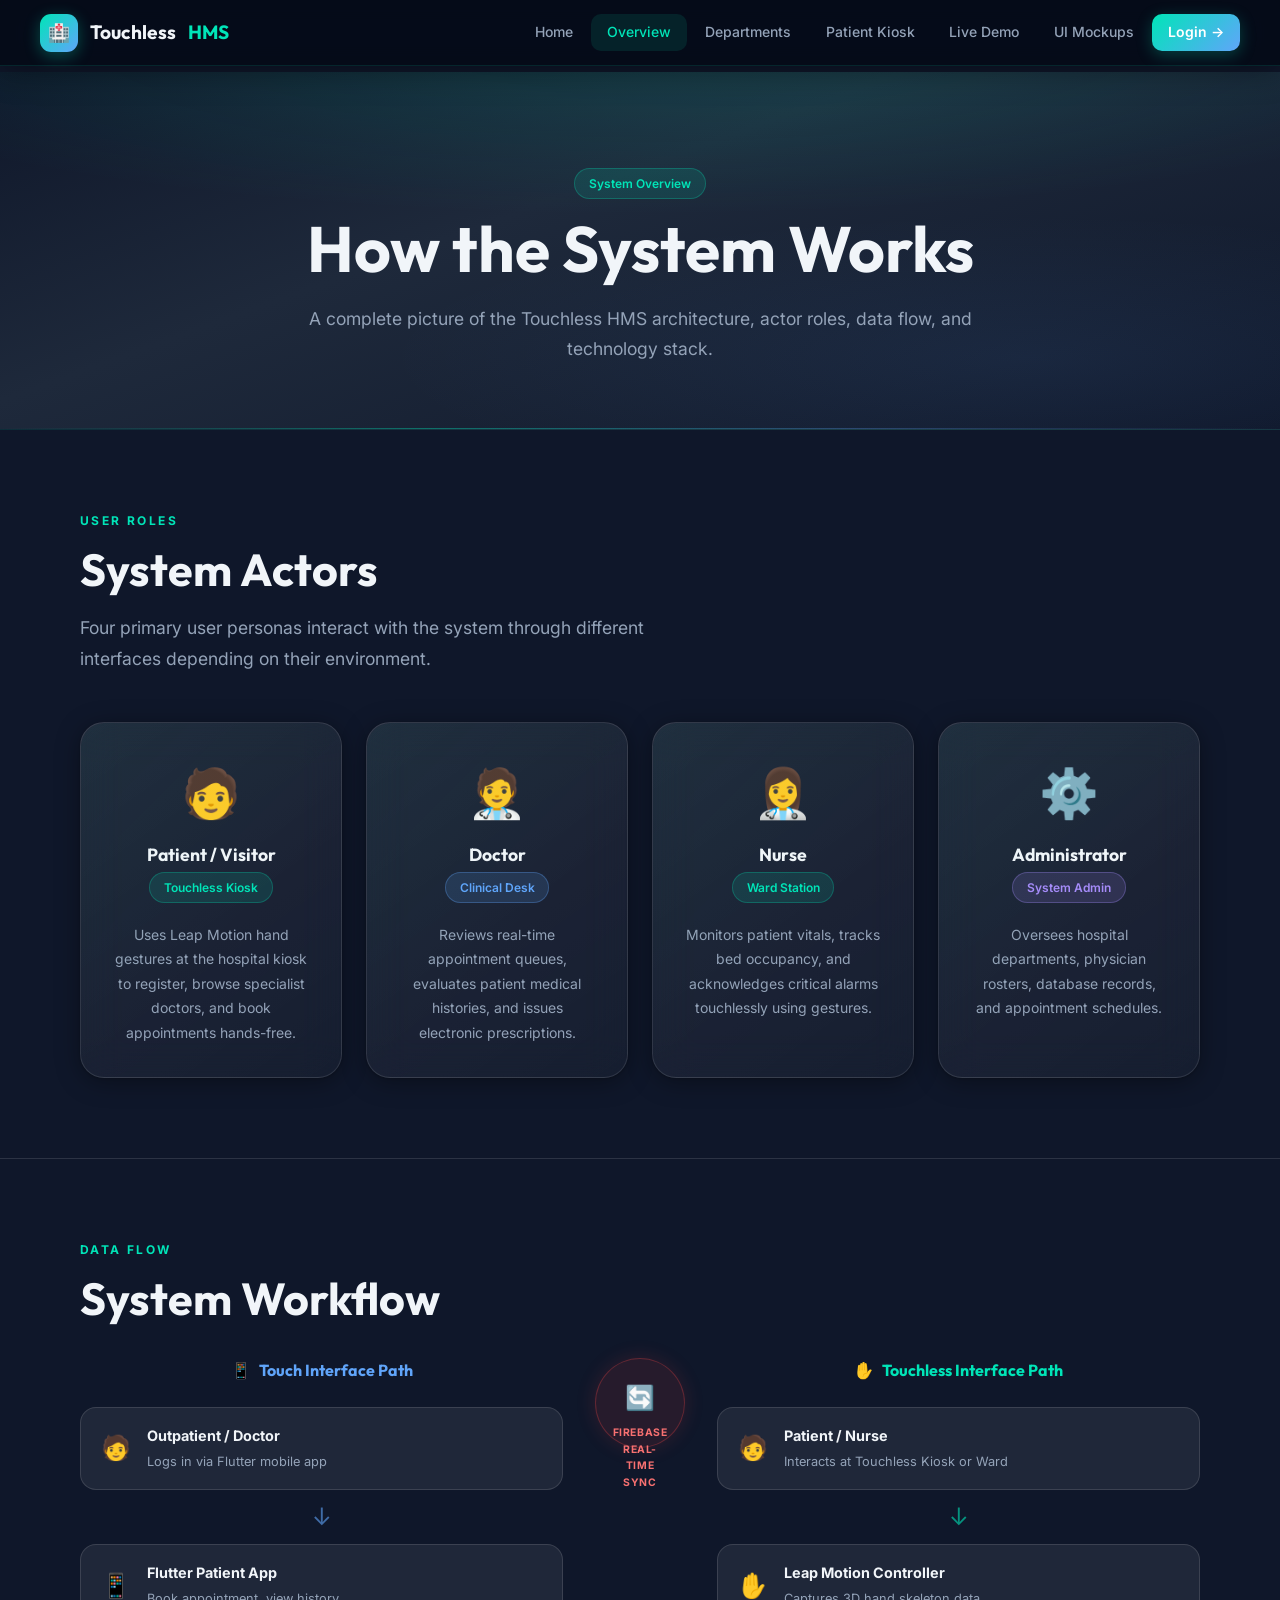
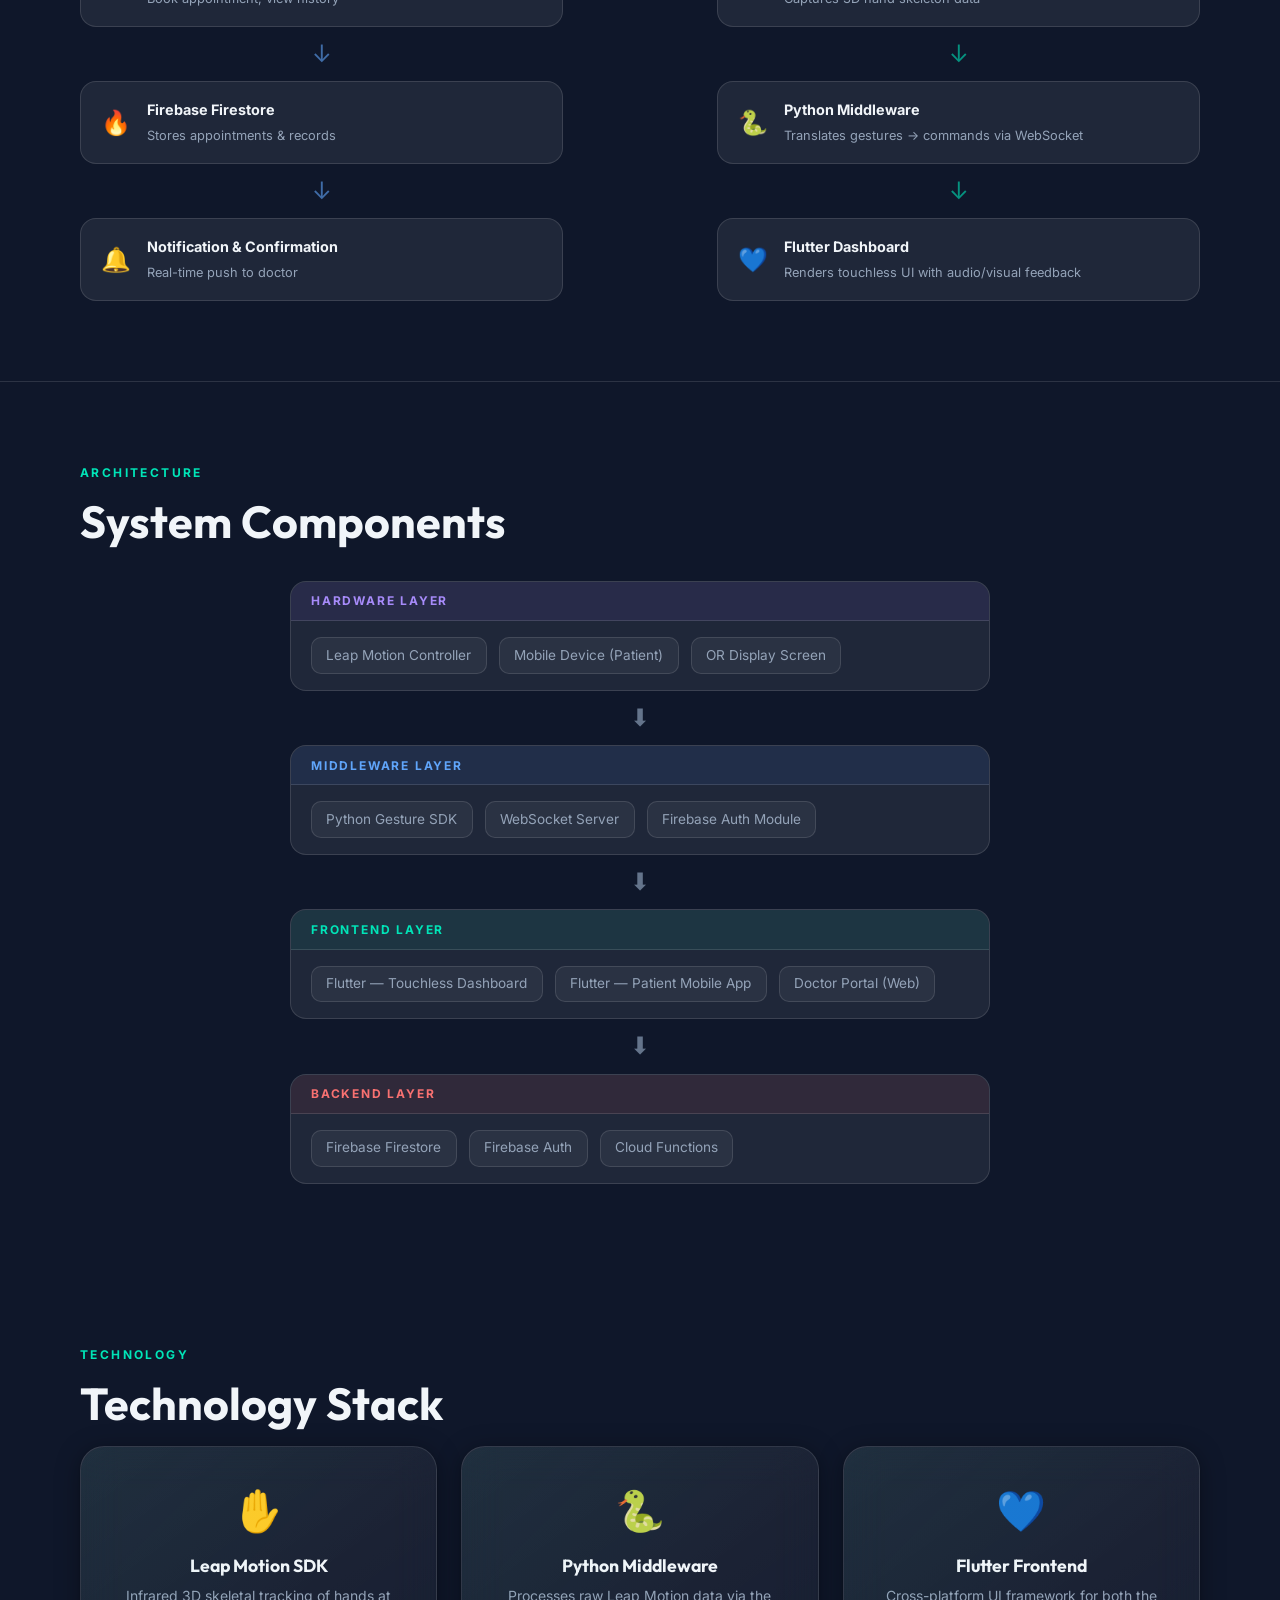
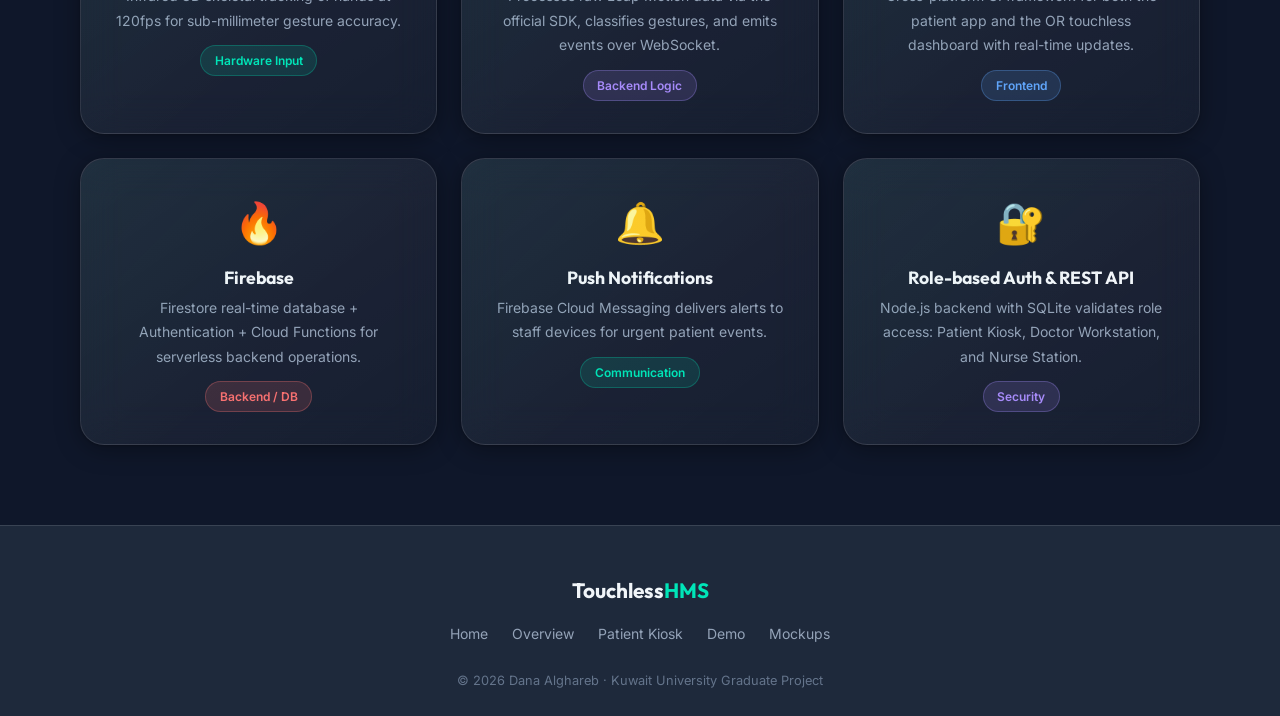
<file: overview.html>
<!DOCTYPE html>
<html lang="en">
<head>
  <meta charset="UTF-8" />
  <meta name="viewport" content="width=device-width, initial-scale=1.0" />
  <title>System Overview — Touchless HMS</title>
  <meta name="description" content="Detailed system overview of the Touchless Hospital Management System including architecture, actor roles, and workflow." />
  <link rel="stylesheet" href="css/style.css" />
  <link rel="stylesheet" href="css/overview.css" />
</head>
<body>
<nav class="nav">
  <a href="index.html" class="nav-logo"><div class="logo-icon">🏥</div>Touchless<span>HMS</span></a>
  <div class="nav-links" id="nav-links">
    <a href="index.html">Home</a>
    <a href="overview.html" class="active">Overview</a>
    <a href="departments.html">Departments</a>
    <a href="dashboard-patient.html">Patient Kiosk</a>
    <a href="demo.html">Live Demo</a>
    <a href="mockups.html">UI Mockups</a>
    <a href="login.html" class="nav-cta">Login →</a>
  </div>
  <div class="nav-hamburger" id="hamburger"><span></span><span></span><span></span></div>
</nav>

<div class="page-wrapper">

  <div class="page-hero">
    <div class="page-hero-content">
      <span class="badge badge-teal">System Overview</span>
      <h1>How the System Works</h1>
      <p>A complete picture of the Touchless HMS architecture, actor roles, data flow, and technology stack.</p>
    </div>
  </div>

  <!-- ═══ ACTORS ═══ -->
  <section class="section" id="actors">
    <p class="section-label reveal">User Roles</p>
    <h2 class="section-title reveal">System Actors</h2>
    <p class="section-subtitle reveal">Four primary user personas interact with the system through different interfaces depending on their environment.</p>
    <div class="grid-4 reveal" data-stagger>
      <div class="actor-card glass-card">
        <div class="actor-avatar">🧑</div>
        <h4>Patient / Visitor</h4>
        <span class="badge badge-teal">Touchless Kiosk</span>
        <p>Uses Leap Motion hand gestures at the hospital kiosk to register, browse specialist doctors, and book appointments hands-free.</p>
      </div>
      <div class="actor-card glass-card">
        <div class="actor-avatar">🧑‍⚕️</div>
        <h4>Doctor</h4>
        <span class="badge badge-blue">Clinical Desk</span>
        <p>Reviews real-time appointment queues, evaluates patient medical histories, and issues electronic prescriptions.</p>
      </div>
      <div class="actor-card glass-card">
        <div class="actor-avatar">👩‍⚕️</div>
        <h4>Nurse</h4>
        <span class="badge badge-teal">Ward Station</span>
        <p>Monitors patient vitals, tracks bed occupancy, and acknowledges critical alarms touchlessly using gestures.</p>
      </div>
      <div class="actor-card glass-card">
        <div class="actor-avatar">⚙️</div>
        <h4>Administrator</h4>
        <span class="badge badge-purple">System Admin</span>
        <p>Oversees hospital departments, physician rosters, database records, and appointment schedules.</p>
      </div>
    </div>
  </section>

  <div class="divider"></div>

  <!-- ═══ WORKFLOW ═══ -->
  <section class="section" id="workflow">
    <p class="section-label reveal">Data Flow</p>
    <h2 class="section-title reveal">System Workflow</h2>
    <div class="workflow-grid reveal">

      <!-- Touch Path -->
      <div class="flow-column touch-col">
        <div class="flow-header"><span>📱</span> Touch Interface Path</div>
        <div class="flow-node outpatient">
          <div class="node-icon">🧑</div>
          <div>
            <strong>Outpatient / Doctor</strong>
            <p>Logs in via Flutter mobile app</p>
          </div>
        </div>
        <div class="flow-arrow-down">↓</div>
        <div class="flow-node app">
          <div class="node-icon">📱</div>
          <div>
            <strong>Flutter Patient App</strong>
            <p>Book appointment, view history</p>
          </div>
        </div>
        <div class="flow-arrow-down">↓</div>
        <div class="flow-node firebase">
          <div class="node-icon">🔥</div>
          <div>
            <strong>Firebase Firestore</strong>
            <p>Stores appointments &amp; records</p>
          </div>
        </div>
        <div class="flow-arrow-down">↓</div>
        <div class="flow-node notify">
          <div class="node-icon">🔔</div>
          <div>
            <strong>Notification &amp; Confirmation</strong>
            <p>Real-time push to doctor</p>
          </div>
        </div>
      </div>

      <!-- Center Legend -->
      <div class="flow-center">
        <div class="center-badge">
          <div class="center-icon">🔄</div>
          <span>Firebase<br/>Real-time Sync</span>
        </div>
      </div>

      <!-- Touchless Path -->
      <div class="flow-column touchless-col">
        <div class="flow-header"><span>✋</span> Touchless Interface Path</div>
        <div class="flow-node surgeon">
          <div class="node-icon">🧑</div>
          <div>
            <strong>Patient / Nurse</strong>
            <p>Interacts at Touchless Kiosk or Ward</p>
          </div>
        </div>
        <div class="flow-arrow-down">↓</div>
        <div class="flow-node leap">
          <div class="node-icon">✋</div>
          <div>
            <strong>Leap Motion Controller</strong>
            <p>Captures 3D hand skeleton data</p>
          </div>
        </div>
        <div class="flow-arrow-down">↓</div>
        <div class="flow-node python">
          <div class="node-icon">🐍</div>
          <div>
            <strong>Python Middleware</strong>
            <p>Translates gestures → commands via WebSocket</p>
          </div>
        </div>
        <div class="flow-arrow-down">↓</div>
        <div class="flow-node flutter">
          <div class="node-icon">💙</div>
          <div>
            <strong>Flutter Dashboard</strong>
            <p>Renders touchless UI with audio/visual feedback</p>
          </div>
        </div>
      </div>

    </div>
  </section>

  <div class="divider"></div>

  <!-- ═══ ARCHITECTURE ═══ -->
  <section class="section" id="architecture">
    <p class="section-label reveal">Architecture</p>
    <h2 class="section-title reveal">System Components</h2>
    <div class="arch-grid reveal">
      <div class="arch-layer" id="layer-hardware">
        <div class="arch-layer-label">Hardware Layer</div>
        <div class="arch-layer-items">
          <div class="arch-item">Leap Motion Controller</div>
          <div class="arch-item">Mobile Device (Patient)</div>
          <div class="arch-item">OR Display Screen</div>
        </div>
      </div>
      <div class="arch-connector">⬇</div>
      <div class="arch-layer" id="layer-middleware">
        <div class="arch-layer-label">Middleware Layer</div>
        <div class="arch-layer-items">
          <div class="arch-item">Python Gesture SDK</div>
          <div class="arch-item">WebSocket Server</div>
          <div class="arch-item">Firebase Auth Module</div>
        </div>
      </div>
      <div class="arch-connector">⬇</div>
      <div class="arch-layer" id="layer-frontend">
        <div class="arch-layer-label">Frontend Layer</div>
        <div class="arch-layer-items">
          <div class="arch-item">Flutter — Touchless Dashboard</div>
          <div class="arch-item">Flutter — Patient Mobile App</div>
          <div class="arch-item">Doctor Portal (Web)</div>
        </div>
      </div>
      <div class="arch-connector">⬇</div>
      <div class="arch-layer" id="layer-backend">
        <div class="arch-layer-label">Backend Layer</div>
        <div class="arch-layer-items">
          <div class="arch-item">Firebase Firestore</div>
          <div class="arch-item">Firebase Auth</div>
          <div class="arch-item">Cloud Functions</div>
        </div>
      </div>
    </div>
  </section>

  <!-- ═══ TECH STACK ═══ -->
  <section class="section" id="techstack">
    <p class="section-label reveal">Technology</p>
    <h2 class="section-title reveal">Technology Stack</h2>
    <div class="grid-3 reveal" data-stagger>
      <div class="tech-card glass-card">
        <div class="tech-logo">✋</div>
        <h4>Leap Motion SDK</h4>
        <p>Infrared 3D skeletal tracking of hands at 120fps for sub-millimeter gesture accuracy.</p>
        <span class="badge badge-teal">Hardware Input</span>
      </div>
      <div class="tech-card glass-card">
        <div class="tech-logo">🐍</div>
        <h4>Python Middleware</h4>
        <p>Processes raw Leap Motion data via the official SDK, classifies gestures, and emits events over WebSocket.</p>
        <span class="badge badge-purple">Backend Logic</span>
      </div>
      <div class="tech-card glass-card">
        <div class="tech-logo">💙</div>
        <h4>Flutter Frontend</h4>
        <p>Cross-platform UI framework for both the patient app and the OR touchless dashboard with real-time updates.</p>
        <span class="badge badge-blue">Frontend</span>
      </div>
      <div class="tech-card glass-card">
        <div class="tech-logo">🔥</div>
        <h4>Firebase</h4>
        <p>Firestore real-time database + Authentication + Cloud Functions for serverless backend operations.</p>
        <span class="badge badge-red">Backend / DB</span>
      </div>
      <div class="tech-card glass-card">
        <div class="tech-logo">🔔</div>
        <h4>Push Notifications</h4>
        <p>Firebase Cloud Messaging delivers alerts to staff devices for urgent patient events.</p>
        <span class="badge badge-teal">Communication</span>
      </div>
      <div class="tech-card glass-card">
        <div class="tech-logo">🔐</div>
        <h4>Role-based Auth & REST API</h4>
        <p>Node.js backend with SQLite validates role access: Patient Kiosk, Doctor Workstation, and Nurse Station.</p>
        <span class="badge badge-purple">Security</span>
      </div>
    </div>
  </section>

</div>

<footer class="footer">
  <div class="footer-logo">Touchless<span>HMS</span></div>
  <div class="footer-links">
    <a href="index.html">Home</a><a href="overview.html">Overview</a>
    <a href="dashboard-patient.html">Patient Kiosk</a><a href="demo.html">Demo</a><a href="mockups.html">Mockups</a>
  </div>
  <p class="footer-copy">© 2026 Dana Alghareb · Kuwait University Graduate Project</p>
</footer>

<script src="js/main.js"></script>
</body>
</html>
</file>
<file: css/style.css>
/* ============================================================
   TOUCHLESS HMS — Global Styles
   Theme: Modern Medical — Crisp Navy + Vibrant Teal
   ============================================================ */

@import url('https://fonts.googleapis.com/css2?family=Inter:wght@300;400;500;600;700;800&family=Outfit:wght@300;400;600;700;900&display=swap');

/* ── Design Tokens ── */
:root {
  /* Backgrounds — lighter, richer navy instead of near-black */
  --bg-primary:    #0f172a;
  --bg-secondary:  #1e293b;
  --bg-card:       rgba(255,255,255,0.07);
  --bg-card-solid: #1e293b;
  --bg-elevated:   #263347;

  /* Borders */
  --border-glass:  rgba(255,255,255,0.12);
  --border-subtle: rgba(255,255,255,0.06);

  /* Brand — brighter, more vivid teal */
  --teal:          #00e5b8;
  --teal-dim:      #00b894;
  --teal-glow:     rgba(0,229,184,0.28);
  --teal-soft:     rgba(0,229,184,0.10);

  /* Accents */
  --blue-accent:   #60a5fa;
  --blue-soft:     rgba(96,165,250,0.15);
  --purple-accent: #a78bfa;
  --purple-soft:   rgba(167,139,250,0.15);
  --red-alert:     #f87171;
  --red-soft:      rgba(248,113,113,0.15);
  --amber:         #fbbf24;
  --green-ok:      #34d399;

  /* Text — brighter, crisper */
  --text-primary:  #f1f5f9;
  --text-secondary:#94a3b8;
  --text-muted:    #64748b;

  /* Typography */
  --font-body:     'Inter', sans-serif;
  --font-display:  'Outfit', sans-serif;

  /* Radii */
  --radius-xs:     6px;
  --radius-sm:     10px;
  --radius-md:     16px;
  --radius-lg:     24px;
  --radius-xl:     32px;

  /* Shadows */
  --shadow-glow:   0 0 40px rgba(0,229,184,0.18);
  --shadow-card:   0 4px 24px rgba(0,0,0,0.35), 0 1px 3px rgba(0,0,0,0.2);
  --shadow-nav:    0 4px 32px rgba(0,0,0,0.4);
  --shadow-hover:  0 12px 40px rgba(0,0,0,0.45);

  /* Transitions */
  --transition:    all 0.3s cubic-bezier(0.4,0,0.2,1);
  --transition-fast: all 0.15s ease;
}

/* ── Reset ── */
*, *::before, *::after { box-sizing: border-box; margin: 0; padding: 0; }
html { scroll-behavior: smooth; font-size: 16px; }
body {
  font-family: var(--font-body);
  background: var(--bg-primary);
  color: var(--text-primary);
  min-height: 100vh;
  line-height: 1.6;
  overflow-x: hidden;
}
a { color: var(--teal); text-decoration: none; transition: var(--transition); }
a:hover { color: #fff; }
img { max-width: 100%; display: block; }
ul { list-style: none; }

/* ── Scrollbar ── */
::-webkit-scrollbar { width: 6px; height: 6px; }
::-webkit-scrollbar-track { background: var(--bg-secondary); }
::-webkit-scrollbar-thumb { background: var(--teal-dim); border-radius: 3px; }
::-webkit-scrollbar-thumb:hover { background: var(--teal); }

/* ── Typography ── */
h1,h2,h3,h4,h5 { font-family: var(--font-display); font-weight: 700; line-height: 1.2; }
h1 { font-size: clamp(2.2rem, 5vw, 4rem); }
h2 { font-size: clamp(1.6rem, 3.5vw, 2.8rem); }
h3 { font-size: clamp(1.2rem, 2.5vw, 1.8rem); }
h4 { font-size: 1.1rem; }
p  { color: var(--text-secondary); line-height: 1.75; }

/* ── Navigation ── */
.nav {
  position: fixed; top: 0; left: 0; right: 0; z-index: 1000;
  display: flex; align-items: center; justify-content: space-between;
  padding: 0.85rem 2.5rem;
  background: rgba(15,23,42,0.88);
  backdrop-filter: blur(24px) saturate(180%);
  border-bottom: 1px solid rgba(0,229,184,0.12);
  box-shadow: var(--shadow-nav);
  transition: var(--transition);
}
.nav-logo {
  display: flex; align-items: center; gap: 0.75rem;
  font-family: var(--font-display); font-size: 1.2rem; font-weight: 700;
  color: var(--text-primary);
}
.nav-logo .logo-icon {
  width: 38px; height: 38px; border-radius: 11px;
  background: linear-gradient(135deg, var(--teal), var(--blue-accent));
  display: flex; align-items: center; justify-content: center; font-size: 1.1rem;
  box-shadow: 0 4px 16px rgba(0,229,184,0.3);
}
.nav-logo span { color: var(--teal); }
.nav-links { display: flex; align-items: center; gap: 0.15rem; }
.nav-links a {
  padding: 0.45rem 1rem; border-radius: var(--radius-sm);
  font-size: 0.875rem; font-weight: 500; color: var(--text-secondary);
  transition: var(--transition);
}
.nav-links a:hover {
  color: var(--text-primary);
  background: rgba(255,255,255,0.07);
}
.nav-links a.active { color: var(--teal); background: var(--teal-soft); }
.nav-cta {
  padding: 0.5rem 1.3rem;
  background: linear-gradient(135deg, var(--teal), var(--blue-accent));
  color: #fff !important; border-radius: var(--radius-sm);
  font-weight: 600 !important;
  box-shadow: 0 4px 16px rgba(0,229,184,0.25);
}
.nav-cta:hover { opacity: 0.9; transform: translateY(-1px); box-shadow: 0 6px 24px var(--teal-glow); }
.nav-hamburger { display: none; flex-direction: column; gap: 5px; cursor: pointer; padding: 4px; }
.nav-hamburger span { display: block; width: 24px; height: 2px; background: var(--text-primary); border-radius: 2px; transition: var(--transition); }

/* ── Page Wrapper ── */
.page-wrapper { padding-top: 72px; }

/* ── Section ── */
.section      { padding: 5rem 2.5rem; max-width: 1200px; margin: 0 auto; }
.section-sm   { padding: 3rem 2.5rem; max-width: 1200px; margin: 0 auto; }
.section-full { padding: 5rem 2.5rem; }
.section-label {
  font-size: 0.75rem; font-weight: 700; letter-spacing: 0.2em;
  text-transform: uppercase; color: var(--teal); margin-bottom: 0.75rem;
}
.section-title    { margin-bottom: 1rem; }
.section-subtitle { font-size: 1.1rem; color: var(--text-secondary); max-width: 600px; margin-bottom: 3rem; }

/* ── Glass Card — premium look ── */
.glass-card {
  background: linear-gradient(145deg, rgba(255,255,255,0.08), rgba(255,255,255,0.03));
  border: 1px solid rgba(255,255,255,0.11);
  border-radius: var(--radius-lg);
  backdrop-filter: blur(20px);
  padding: 2rem;
  transition: var(--transition);
  box-shadow: var(--shadow-card);
  position: relative; overflow: hidden;
}
.glass-card::before {
  content: ''; position: absolute; inset: 0; border-radius: inherit;
  background: linear-gradient(135deg, rgba(0,229,184,0.04) 0%, transparent 60%);
  pointer-events: none;
}
.glass-card:hover {
  border-color: rgba(0,229,184,0.28);
  transform: translateY(-5px);
  box-shadow: var(--shadow-hover), 0 0 0 1px rgba(0,229,184,0.1);
}

/* ── Buttons ── */
.btn {
  display: inline-flex; align-items: center; gap: 0.5rem;
  padding: 0.75rem 1.75rem; border-radius: var(--radius-sm);
  font-size: 0.95rem; font-weight: 600; cursor: pointer;
  border: none; transition: var(--transition); font-family: var(--font-body);
  position: relative; overflow: hidden;
}
.btn-primary {
  background: linear-gradient(135deg, var(--teal), var(--blue-accent));
  color: #fff;
  box-shadow: 0 4px 20px rgba(0,229,184,0.25);
}
.btn-primary:hover { opacity: 0.9; transform: translateY(-2px); box-shadow: 0 8px 30px var(--teal-glow); color: #fff; }
.btn-outline {
  background: transparent; color: var(--teal);
  border: 1.5px solid var(--teal);
}
.btn-outline:hover { background: var(--teal-soft); color: var(--teal); transform: translateY(-2px); }
.btn-ghost {
  background: rgba(255,255,255,0.06); color: var(--text-secondary);
  border: 1px solid var(--border-glass);
}
.btn-ghost:hover { color: var(--text-primary); background: rgba(255,255,255,0.10); border-color: rgba(255,255,255,0.2); }

/* ── Badge / Tag ── */
.badge {
  display: inline-flex; align-items: center; gap: 0.35rem;
  padding: 0.3rem 0.85rem; border-radius: 100px;
  font-size: 0.75rem; font-weight: 600;
}
.badge-teal   { background: rgba(0,229,184,0.12); color: var(--teal); border: 1px solid rgba(0,229,184,0.25); }
.badge-blue   { background: var(--blue-soft);   color: var(--blue-accent); border: 1px solid rgba(96,165,250,0.3); }
.badge-purple { background: var(--purple-soft); color: var(--purple-accent); border: 1px solid rgba(167,139,250,0.3); }
.badge-red    { background: var(--red-soft);    color: var(--red-alert); border: 1px solid rgba(248,113,113,0.3); }

/* ── Divider ── */
.divider { height: 1px; background: var(--border-glass); margin: 0; }

/* ── Grid Helpers ── */
.grid-2 { display: grid; grid-template-columns: repeat(2,1fr); gap: 1.5rem; }
.grid-3 { display: grid; grid-template-columns: repeat(3,1fr); gap: 1.5rem; }
.grid-4 { display: grid; grid-template-columns: repeat(4,1fr); gap: 1.5rem; }

/* ── Glow Line (decorative) ── */
.glow-line {
  height: 1px; border-radius: 1px;
  background: linear-gradient(90deg, transparent, var(--teal), var(--blue-accent), transparent);
  margin: 2.5rem 0; opacity: 0.5;
}

/* ── Animate on Scroll ── */
.reveal       { opacity: 0; transform: translateY(28px); transition: opacity 0.6s ease, transform 0.6s ease; }
.reveal.visible { opacity: 1; transform: translateY(0); }
.reveal-left  { opacity: 0; transform: translateX(-28px); transition: opacity 0.6s ease, transform 0.6s ease; }
.reveal-left.visible  { opacity: 1; transform: translateX(0); }
.reveal-right { opacity: 0; transform: translateX(28px); transition: opacity 0.6s ease, transform 0.6s ease; }
.reveal-right.visible { opacity: 1; transform: translateX(0); }

/* ── Footer ── */
.footer {
  background: var(--bg-secondary);
  border-top: 1px solid var(--border-glass);
  padding: 3rem 2.5rem 1.5rem;
  text-align: center;
}
.footer-logo { font-family: var(--font-display); font-size: 1.3rem; font-weight: 700; margin-bottom: 0.5rem; }
.footer-logo span { color: var(--teal); }
.footer-links { display: flex; justify-content: center; gap: 1.5rem; flex-wrap: wrap; margin: 1rem 0; }
.footer-links a { color: var(--text-secondary); font-size: 0.875rem; }
.footer-links a:hover { color: var(--teal); }
.footer-copy { color: var(--text-muted); font-size: 0.8rem; margin-top: 1.5rem; }

/* ── Page Hero (inner pages) ── */
.page-hero {
  position: relative; overflow: hidden;
  background: linear-gradient(160deg, #0f172a 0%, #1e293b 40%, #0f172a 100%);
  padding: 6rem 2.5rem 4rem;
  text-align: center;
  border-bottom: 1px solid rgba(0,229,184,0.1);
}
.page-hero::before {
  content: ''; position: absolute; inset: 0;
  background:
    radial-gradient(ellipse 70% 50% at 50% -10%, rgba(0,229,184,0.15), transparent),
    radial-gradient(ellipse 50% 40% at 80% 80%, rgba(96,165,250,0.08), transparent);
}
.page-hero::after {
  content: ''; position: absolute; bottom: 0; left: 0; right: 0; height: 1px;
  background: linear-gradient(90deg, transparent, rgba(0,229,184,0.4), rgba(96,165,250,0.3), transparent);
}
.page-hero-content { position: relative; z-index: 1; max-width: 700px; margin: 0 auto; }
.page-hero h1 { margin: 0.75rem 0; }
.page-hero p { font-size: 1.1rem; margin-top: 1rem; }

/* ── Mermaid diagram wrapper ── */
.diagram-box {
  background: linear-gradient(145deg, rgba(30,41,59,0.8), rgba(15,23,42,0.6));
  border: 1px solid var(--border-glass);
  border-radius: var(--radius-lg);
  padding: 2rem; overflow-x: auto;
  margin-bottom: 2rem;
  box-shadow: inset 0 1px 0 rgba(255,255,255,0.05), var(--shadow-card);
}
.diagram-box .mermaid { min-width: 600px; }

/* ── Stat / info number blocks ── */
.stat-num {
  font-family: var(--font-display); font-size: 2.8rem; font-weight: 900;
  background: linear-gradient(135deg, var(--teal), var(--blue-accent));
  -webkit-background-clip: text; -webkit-text-fill-color: transparent; background-clip: text;
  line-height: 1;
}

/* ── Highlight band ── */
.highlight-band {
  background: linear-gradient(135deg, rgba(0,229,184,0.08), rgba(96,165,250,0.06));
  border: 1px solid rgba(0,229,184,0.12);
  border-radius: var(--radius-md);
  padding: 1.5rem 2rem;
}

/* ── Responsive ── */
@media (max-width: 1024px) {
  .grid-4 { grid-template-columns: repeat(2,1fr); }
}
@media (max-width: 768px) {
  .nav-links {
    display: none; flex-direction: column;
    position: absolute; top: 100%; left: 0; right: 0;
    background: rgba(15,23,42,0.97);
    padding: 1rem; border-bottom: 1px solid var(--border-glass);
    gap: 0.25rem;
  }
  .nav-links.open { display: flex; }
  .nav-hamburger  { display: flex; }
  .section        { padding: 3rem 1.25rem; }
  .section-full   { padding: 3rem 1.25rem; }
  .grid-2, .grid-3 { grid-template-columns: 1fr; }
  .grid-4 { grid-template-columns: 1fr 1fr; }
}
@media (max-width: 480px) {
  .grid-4 { grid-template-columns: 1fr; }
  .nav    { padding: 1rem 1.25rem; }
}
</file>
<file: css/index.css>
/* ── Index Page Specific Styles ── */

/* ─ Hero ─ */
.hero {
  position: relative;
  min-height: calc(100vh - 72px);
  display: flex;
  align-items: center;
  justify-content: space-between;
  gap: 3rem;
  padding: 4rem 2.5rem 3rem;
  max-width: 1300px;
  margin: 0 auto;
  overflow: visible;
}
#particle-canvas {
  position: fixed; inset: 0; z-index: 0;
  pointer-events: none; width: 100%; height: 100%;
}
.hero-content { position: relative; z-index: 1; flex: 1; max-width: 620px; }
.hero-badge { display: flex; gap: 0.5rem; flex-wrap: wrap; margin-bottom: 1.5rem; }
.hero-title { font-size: clamp(2.5rem, 5.5vw, 4.2rem); margin-bottom: 1.25rem; }
.gradient-text {
  background: linear-gradient(135deg, var(--teal) 0%, var(--blue-accent) 50%, var(--purple-accent) 100%);
  -webkit-background-clip: text; -webkit-text-fill-color: transparent;
  background-clip: text;
}
.hero-subtitle { font-size: 1.15rem; max-width: 520px; margin-bottom: 2rem; }
.hero-actions { display: flex; gap: 1rem; flex-wrap: wrap; margin-bottom: 3rem; }
.hero-stats { display: flex; gap: 2rem; flex-wrap: wrap; padding-top: 2rem; border-top: 1px solid var(--border-glass); }
.stat-item { display: flex; flex-direction: column; }
.stat-number { font-family: var(--font-display); font-size: 2rem; font-weight: 900; color: var(--teal); }
.stat-label  { font-size: 0.75rem; color: var(--text-muted); margin-top: 0.1rem; text-transform: uppercase; letter-spacing: 0.05em; }

/* ─ Hand Mockup Visual ─ */
.hero-visual { position: relative; z-index: 1; flex: 0 0 auto; display: flex; align-items: center; justify-content: center; }
.hand-mockup {
  position: relative; width: 340px; height: 340px;
  display: flex; align-items: center; justify-content: center;
}
.hand-ring {
  position: absolute; border-radius: 50%; border: 1px solid;
  animation: pulse-ring 3s ease-in-out infinite;
}
.r1 { width: 120px; height: 120px; border-color: rgba(0,229,184,0.65); animation-delay: 0s; }
.r2 { width: 200px; height: 200px; border-color: rgba(0,229,184,0.32); animation-delay: 0.6s; }
.r3 { width: 280px; height: 280px; border-color: rgba(0,229,184,0.14); animation-delay: 1.2s; }
@keyframes pulse-ring {
  0%,100% { transform: scale(1); opacity: 1; }
  50% { transform: scale(1.05); opacity: 0.6; }
}
.hand-icon {
  font-size: 4rem; z-index: 2; position: relative;
  filter: drop-shadow(0 0 24px rgba(0,229,184,0.7));
  animation: float-hand 3.5s ease-in-out infinite;
}
@keyframes float-hand {
  0%,100% { transform: translateY(0) rotate(-5deg); }
  50% { transform: translateY(-12px) rotate(5deg); }
}
.scan-line {
  position: absolute; left: 0; right: 0; height: 2px;
  background: linear-gradient(90deg, transparent, var(--teal), transparent);
  animation: scan 2.5s linear infinite;
  opacity: 0.8;
}
@keyframes scan { 0% { top: 10%; } 100% { top: 90%; } }

.data-point {
  position: absolute; font-size: 0.7rem; font-weight: 600;
  color: var(--teal); background: rgba(0,229,184,0.1);
  border: 1px solid rgba(0,229,184,0.3); border-radius: 100px;
  padding: 0.2rem 0.6rem; white-space: nowrap;
  animation: data-float 4s ease-in-out infinite;
}
.dp1 { top: 15%; left: -10%; animation-delay: 0s; }
.dp2 { top: 15%; right: -5%; animation-delay: 0.8s; }
.dp3 { bottom: 22%; left: -8%; animation-delay: 1.6s; }
.dp4 { bottom: 22%; right: -2%; animation-delay: 2.4s; }
@keyframes data-float {
  0%,100% { transform: translateY(0); opacity: 0.8; }
  50% { transform: translateY(-5px); opacity: 1; }
}

/* ─ Problem Cards ─ */
.problem-card { text-align: center; }
.problem-icon { font-size: 2.5rem; margin-bottom: 1rem; }
.problem-card h4 { margin-bottom: 0.5rem; color: var(--text-primary); }

/* ─ Solution Section ─ */
.solution-section {
  background: linear-gradient(180deg, transparent 0%, rgba(30,41,59,0.5) 50%, transparent 100%);
}
.solution-split {
  display: flex; gap: 0; align-items: stretch;
  background: var(--bg-card); border: 1px solid var(--border-glass);
  border-radius: var(--radius-xl); overflow: hidden;
  margin-top: 2rem;
}
.solution-side { flex: 1; padding: 2.5rem; }
.solution-side.touch { border-right: 1px solid var(--border-glass); }
.solution-divider {
  display: flex; flex-direction: column; align-items: center;
  justify-content: center; padding: 2rem 1rem; gap: 1rem;
  min-width: 60px;
}
.divider-line { flex: 1; width: 1px; background: var(--border-glass); }
.divider-badge {
  font-family: var(--font-display); font-size: 0.75rem; font-weight: 800;
  color: var(--text-muted); letter-spacing: 0.1em;
  padding: 0.4rem; border: 1px solid var(--border-glass);
  border-radius: var(--radius-sm); background: var(--bg-secondary);
}
.solution-header { display: flex; align-items: center; gap: 1rem; margin-bottom: 1rem; }
.solution-icon { font-size: 2rem; width: 56px; height: 56px; border-radius: var(--radius-md); display: flex; align-items: center; justify-content: center; }
.touch-icon     { background: rgba(96,165,250,0.15); }
.touchless-icon { background: rgba(0,229,184,0.15); }
.solution-header h3 { margin-bottom: 0.3rem; }
.feature-list { margin: 1.25rem 0; display: flex; flex-direction: column; gap: 0.5rem; }
.feature-list li { font-size: 0.9rem; color: var(--text-secondary); }
.tech-stack { display: flex; flex-wrap: wrap; gap: 0.4rem; margin-top: 1rem; }

/* ─ Leap Explainer ─ */
.leap-explainer {
  display: flex; align-items: flex-start; gap: 0; flex-wrap: nowrap;
  background: var(--bg-card); border: 1px solid var(--border-glass);
  border-radius: var(--radius-xl); padding: 2.5rem; overflow: hidden;
  margin-top: 2rem;
}
.leap-step { flex: 1; min-width: 0; }
.step-dot {
  width: 36px; height: 36px; border-radius: 50%;
  background: linear-gradient(135deg, var(--teal), var(--blue-accent));
  display: flex; align-items: center; justify-content: center;
  font-weight: 800; font-size: 0.9rem; margin-bottom: 0.75rem;
}
.step-content h4 { margin-bottom: 0.35rem; font-size: 1rem; }
.step-content p { font-size: 0.85rem; }
.leap-arrow { color: var(--teal); font-size: 1.5rem; padding: 0 1rem; align-self: center; opacity: 0.6; }

/* ─ Gesture Cards ─ */
.gesture-showcase-section {
  background: radial-gradient(ellipse 80% 50% at 50% 50%, rgba(0,229,184,0.07), transparent);
}
.gesture-card { text-align: center; }
.gesture-anim {
  font-size: 3rem; margin-bottom: 1rem; display: block;
  transition: transform 0.3s ease;
}
.gesture-card:hover .swipe-anim  { animation: swipe-hint 0.6s ease; }
.gesture-card:hover .point-anim  { animation: point-hint 0.6s ease; }
.gesture-card:hover .pinch-anim  { animation: pinch-hint 0.6s ease; }
.gesture-card:hover .grab-anim   { animation: grab-hint  0.6s ease; }
@keyframes swipe-hint { 0%,100%{transform:translateX(0)} 50%{transform:translateX(18px)} }
@keyframes point-hint { 0%,100%{transform:scale(1)}     50%{transform:scale(1.25)} }
@keyframes pinch-hint { 0%,100%{transform:scale(1)}     50%{transform:scale(0.7)} }
@keyframes grab-hint  { 0%,100%{transform:rotate(0)}    50%{transform:rotate(-15deg)} }
.gesture-card h4 { margin-bottom: 0.4rem; }

/* ─ CTA ─ */
.cta-section { padding-bottom: 6rem; }
.cta-card { text-align: center; padding: 3.5rem 2rem; }
.cta-card h2 { margin-bottom: 0.75rem; }
.cta-card p { margin-bottom: 2rem; }
.cta-actions { display: flex; justify-content: center; gap: 1rem; flex-wrap: wrap; }

/* ─ Responsive ─ */
@media (max-width: 900px) {
  .hero { flex-direction: column; text-align: center; padding-top: 3rem; min-height: auto; padding-bottom: 3rem; }
  .hero-visual { width: 100%; }
  .hand-mockup { width: 260px; height: 260px; }
  .hero-stats { justify-content: center; }
  .solution-split { flex-direction: column; }
  .solution-side.touch { border-right: none; border-bottom: 1px solid var(--border-glass); }
  .solution-divider { flex-direction: row; min-width: auto; padding: 1rem 2rem; }
  .divider-line { flex: 1; height: 1px; width: auto; }
  .leap-explainer { flex-direction: column; gap: 1.5rem; }
  .leap-arrow { transform: rotate(90deg); align-self: flex-start; margin-left: 0.75rem; }
  .hero-actions { justify-content: center; }
}
@media (max-width: 480px) {
  .hero-title { font-size: 2.1rem; }
  .data-point { display: none; }
}
</file>
<file: css/dashboard-nurse.css>
/* ── Nurse Dashboard CSS ── */
.nurse-body { min-height:100vh; display:flex; }
.nurse-layout { display:flex; flex-direction:column; width:100vw; min-height:100vh; }

.nurse-topbar { display:flex; align-items:center; justify-content:space-between; padding:0.75rem 1.5rem; border-bottom:1px solid var(--border-glass); background:rgba(5,10,20,0.9); backdrop-filter:blur(12px); gap:1rem; flex-shrink:0; }
.ntb-left,.ntb-right { display:flex; align-items:center; gap:0.85rem; }
.ntb-logo { display:flex; align-items:center; gap:0.6rem; font-family:var(--font-display); font-size:1rem; font-weight:700; color:var(--text-primary); }
.ntb-logo .logo-icon { width:28px;height:28px;border-radius:8px;background:linear-gradient(135deg,var(--teal),var(--blue-accent));display:flex;align-items:center;justify-content:center;font-size:0.85rem; }
.ntb-logo span { color:var(--teal); }
.ntb-logo small { color:var(--text-muted); font-size:0.72rem; font-weight:400; }
.ntb-clock { font-family:monospace; font-size:0.9rem; color:var(--teal); }
.ntb-link,.ntb-logout { font-size:0.8rem; color:var(--text-muted); text-decoration:none; padding:0.3rem 0.65rem; border-radius:var(--radius-sm); border:1px solid var(--border-glass); transition:var(--transition); }
.ntb-link:hover { color:var(--teal); border-color:rgba(0,212,170,0.4); }
.ntb-logout:hover { color:#fca5a5; border-color:rgba(239,68,68,0.4); }
.gesture-mode-pill { display:flex;align-items:center;gap:0.4rem;font-size:0.75rem;color:var(--text-muted);background:rgba(0,212,170,0.08);border:1px solid rgba(0,212,170,0.2);border-radius:100px;padding:0.3rem 0.75rem; }
.gm-dot { width:7px;height:7px;border-radius:50%;background:var(--teal);animation:blink 1.5s ease infinite; }
@keyframes blink { 0%,100%{opacity:1}50%{opacity:0.3} }
.gesture-mode-pill strong { color:var(--teal); }

.nurse-content { flex:1; display:grid; grid-template-columns:1fr 1fr; grid-template-rows:auto auto; gap:1.25rem; padding:1.25rem; overflow-y:auto; }

/* Alarms */
.alarms-panel { grid-column:1/-1; padding:1.25rem; }
.ap-title { font-size:0.85rem; font-weight:700; color:var(--red-alert); text-transform:uppercase; letter-spacing:0.1em; margin-bottom:0.75rem; }
.alarm-list { display:flex; flex-direction:column; gap:0.5rem; }
.alarm-item { display:flex; align-items:center; gap:1rem; padding:0.85rem 1rem; border-radius:var(--radius-md); transition:var(--transition); }
.alarm-item.critical { background:rgba(239,68,68,0.08); border:1px solid rgba(239,68,68,0.3); }
.alarm-item.warning  { background:rgba(250,204,21,0.08); border:1px solid rgba(250,204,21,0.25); }
.ai-info { flex:1; }
.ai-name { font-size:0.9rem; font-weight:700; color:var(--text-primary); }
.ai-msg  { font-size:0.78rem; color:var(--text-secondary); margin-top:0.15rem; }
.ai-dismiss { padding:0.4rem 0.85rem; border:1px solid rgba(239,68,68,0.3); background:rgba(239,68,68,0.08); color:#fca5a5; font-size:0.78rem; font-weight:600; border-radius:var(--radius-sm); cursor:pointer; font-family:var(--font-body); transition:var(--transition); }
.ai-dismiss:hover { background:rgba(239,68,68,0.18); }
.alarm-item.dismissed { opacity:0.35; }

/* Ward Bed Map */
.ward-section { grid-column:1/-1; }
.ward-header h2 { font-size:1rem; margin-bottom:0.85rem; }
.bed-map { display:grid; grid-template-columns:repeat(8,1fr); gap:0.5rem; }
.bed-cell { padding:0.6rem 0.25rem; border-radius:var(--radius-sm); text-align:center; cursor:pointer; transition:var(--transition); border:1px solid transparent; }
.bed-cell.stable    { background:rgba(74,222,128,0.1);  border-color:rgba(74,222,128,0.25);  }
.bed-cell.monitoring{ background:rgba(250,204,21,0.1); border-color:rgba(250,204,21,0.25);  }
.bed-cell.critical  { background:rgba(239,68,68,0.12); border-color:rgba(239,68,68,0.3);    }
.bed-cell.empty     { background:rgba(255,255,255,0.03); border-color:var(--border-glass);  }
.bed-cell:hover:not(.empty) { transform:translateY(-2px); box-shadow:0 4px 12px rgba(0,0,0,0.3); }
.bc-num  { font-size:0.6rem; color:var(--text-muted); }
.bc-icon { font-size:1.1rem; }
.bc-name { font-size:0.55rem; color:var(--text-secondary); margin-top:0.15rem; overflow:hidden; white-space:nowrap; text-overflow:ellipsis; }

/* Vitals Monitor */
.vitals-monitor { padding:1.25rem; }
.vm-title { font-size:0.82rem; font-weight:700; color:var(--text-muted); text-transform:uppercase; letter-spacing:0.1em; margin-bottom:0.5rem; }
.vm-patient { font-size:1rem; font-weight:700; color:var(--text-primary); margin-bottom:0.85rem; }
.vm-grid { display:grid; grid-template-columns:1fr 1fr; gap:0.6rem; }
.vmg-item { background:rgba(0,212,170,0.06); border:1px solid rgba(0,212,170,0.12); border-radius:var(--radius-sm); padding:0.75rem; text-align:center; }
.vmg-item.green  { border-color:rgba(74,222,128,0.2); background:rgba(74,222,128,0.06); }
.vmg-item.yellow { border-color:rgba(250,204,21,0.2);  background:rgba(250,204,21,0.06); }
.vmg-val { font-family:monospace; font-size:1.4rem; font-weight:700; color:var(--teal); }
.vmg-item.green  .vmg-val { color:#4ade80; }
.vmg-item.yellow .vmg-val { color:#facc15; }
.vmg-lbl { font-size:0.65rem; color:var(--text-muted); margin-top:0.2rem; }

/* Patient List */
.nurse-patients { padding:1.25rem; }
.np-title { font-size:0.82rem; font-weight:700; color:var(--text-muted); text-transform:uppercase; letter-spacing:0.1em; margin-bottom:0.75rem; }
.np-list { display:flex; flex-direction:column; gap:0.4rem; max-height:220px; overflow-y:auto; }
.np-row { display:flex; align-items:center; gap:0.75rem; padding:0.6rem 0.75rem; background:rgba(255,255,255,0.03); border:1px solid var(--border-glass); border-radius:var(--radius-sm); cursor:pointer; transition:var(--transition); }
.np-row:hover { border-color:rgba(0,212,170,0.3); background:rgba(0,212,170,0.05); }
.np-av { width:28px;height:28px;border-radius:50%;background:linear-gradient(135deg,var(--blue-accent),var(--purple-accent));display:flex;align-items:center;justify-content:center;font-size:0.62rem;font-weight:800;color:#fff;flex-shrink:0; }
.np-name { font-size:0.82rem; font-weight:600; color:var(--text-primary); flex:1; }
.np-room { font-size:0.72rem; color:var(--text-muted); }
.np-st   { font-size:0.7rem; font-weight:600; }

/* Gesture Zone */
.gesture-zone { flex-shrink:0; display:flex; align-items:center; gap:0.75rem; padding:0.6rem 1rem; border-top:1px solid rgba(0,212,170,0.2); background:rgba(0,212,170,0.04); }
.gz-info { display:flex; align-items:center; gap:0.6rem; flex-shrink:0; }
.gz-hand-anim { font-size:1.4rem; animation:hand-wave 2s ease-in-out infinite; }
@keyframes hand-wave { 0%,100%{transform:rotate(0)}25%{transform:rotate(15deg)}75%{transform:rotate(-10deg)} }
.gz-title { font-size:0.7rem; font-weight:700; color:var(--teal); text-transform:uppercase; letter-spacing:0.08em; }
.gz-hint  { font-size:0.62rem; color:var(--text-muted); }
#gesture-canvas { background:rgba(0,212,170,0.04); border:1px dashed rgba(0,212,170,0.2); border-radius:var(--radius-sm); cursor:crosshair; flex-shrink:0; }
.gz-buttons { display:flex; gap:0.4rem; flex:1; justify-content:flex-end; }
.gz-btn { display:flex; flex-direction:column; align-items:center; gap:0.1rem; padding:0.4rem 0.7rem; background:rgba(255,255,255,0.05); border:1px solid var(--border-glass); border-radius:var(--radius-sm); cursor:pointer; font-size:0.95rem; font-family:var(--font-body); color:var(--text-secondary); transition:var(--transition); min-width:52px; }
.gz-btn small { font-size:0.6rem; font-weight:600; }
.gz-btn:hover { border-color:rgba(0,212,170,0.4); color:var(--teal); background:rgba(0,212,170,0.08); }
.gz-btn.gz-dismiss { border-color:rgba(239,68,68,0.25); color:#fca5a5; }
.gz-btn.gz-approve { border-color:rgba(74,222,128,0.25); color:#4ade80; }

/* Gesture Cursor (same as doctor) */
#gesture-cursor { position:fixed; pointer-events:none; z-index:9999; transform:translate(-50%,-50%); display:none; }
.gc-ring { position:absolute; width:44px; height:44px; border-radius:50%; border:1.5px solid rgba(0,212,170,0.5); top:50%; left:50%; transform:translate(-50%,-50%); }
.gc-dot  { position:absolute; width:8px; height:8px; border-radius:50%; background:var(--teal); top:50%; left:50%; transform:translate(-50%,-50%); box-shadow:0 0 12px rgba(0,212,170,0.8); }
.gc-progress { position:absolute; width:60px; height:60px; top:50%; left:50%; transform:translate(-50%,-50%) rotate(-90deg); }
.gc-track { fill:none; stroke:rgba(0,212,170,0.1); stroke-width:3; }
.gc-fill  { fill:none; stroke:var(--teal); stroke-width:3; stroke-linecap:round; stroke-dasharray:163; stroke-dashoffset:163; transition:stroke-dashoffset 0.05s linear; }
#gesture-toast { position:fixed; bottom:5rem; left:50%; transform:translateX(-50%); background:rgba(0,212,170,0.15); border:1px solid rgba(0,212,170,0.4); backdrop-filter:blur(12px); color:var(--teal); font-size:0.9rem; font-weight:700; padding:0.5rem 1.4rem; border-radius:100px; z-index:9998; opacity:0; transition:opacity 0.3s; pointer-events:none; }

@media (max-width:900px) {
  .nurse-content { grid-template-columns:1fr; }
  .bed-map { grid-template-columns:repeat(4,1fr); }
  .gz-info { display:none; }
}
</file>
<file: css/dashboard-patient.css>
/* ── Patient Portal CSS (Touchless HMS - Database & Leap Motion Enhanced) ── */
.portal-body { min-height: 100vh; background: var(--bg-primary); }
.portal-layout { max-width: 920px; margin: 0 auto; padding: 0 1.25rem 3rem; }

.portal-topbar { display:flex; align-items:center; justify-content:space-between; padding:1rem 0; border-bottom:1px solid var(--border-glass); margin-bottom:1.5rem; }
.ptb-logo { display:flex; align-items:center; gap:0.6rem; font-family:var(--font-display); font-size:1.15rem; font-weight:700; color:var(--text-primary); text-decoration:none; }
.ptb-logo .logo-icon { width:32px;height:32px;border-radius:8px;background:linear-gradient(135deg,var(--teal),var(--blue-accent));display:flex;align-items:center;justify-content:center;font-size:1rem; }
.ptb-logo span { color:var(--teal); }
.ptb-right { display:flex; align-items:center; gap:1.2rem; }
.ptb-clock { font-family:monospace; font-size:0.9rem; color:var(--teal); }
.ptb-user { font-size:0.85rem; color:var(--text-secondary); }
.ptb-logout { color:var(--text-muted); font-size:1.1rem; text-decoration:none; transition:color 0.2s; padding:0.2rem 0.5rem; border-radius:6px; }
.ptb-logout:hover { color:#fca5a5; background:rgba(239,68,68,0.1); }

.patient-welcome { display:flex; align-items:center; gap:1.25rem; padding:1.5rem; background:rgba(0,212,170,0.06); border:1px solid rgba(0,212,170,0.25); border-radius:var(--radius-lg); margin-bottom:1rem; }
.pw-avatar { width:58px;height:58px;border-radius:50%;background:linear-gradient(135deg,var(--teal),var(--blue-accent));display:flex;align-items:center;justify-content:center;font-size:1.4rem;font-weight:800;color:#fff;flex-shrink:0;box-shadow:0 0 16px rgba(0,212,170,0.3); }
.pw-name { font-size:1.4rem; font-family:var(--font-display); font-weight:800; margin:0; }
.pw-meta { font-size:0.82rem; color:var(--text-muted); margin-top:0.25rem; }
.pw-status { margin-left:auto; }

.perm-notice { font-size:0.78rem; color:var(--text-muted); background:rgba(255,255,255,0.04); border:1px solid var(--border-glass); border-radius:var(--radius-sm); padding:0.6rem 1rem; margin-bottom:1.25rem; }

.portal-tabs { display:flex; gap:0.4rem; margin-bottom:1.25rem; background:rgba(255,255,255,0.04); border:1px solid var(--border-glass); border-radius:var(--radius-md); padding:0.35rem; }
.ptab { flex:1; padding:0.55rem; border:none; background:transparent; color:var(--text-secondary); font-size:0.85rem; font-weight:600; cursor:pointer; border-radius:10px; font-family:var(--font-body); transition:var(--transition); }
.ptab.active { background:linear-gradient(135deg,var(--teal),var(--blue-accent)); color:#fff; box-shadow:0 0 15px rgba(0,212,170,0.25); }

.ptab-panel { display:none; } .ptab-panel.active { display:block; animation:fade-in 0.3s ease; }
@keyframes fade-in { from{opacity:0;transform:translateY(6px)} to{opacity:1;transform:none} }
.panel-title { font-size:1.3rem; margin-bottom:1rem; font-family:var(--font-display); }
.panel-subtitle { font-size:1.05rem; margin:1.75rem 0 0.85rem; font-family:var(--font-display); color:var(--teal); }

.vitals-mini-row { display:grid; grid-template-columns:repeat(4,1fr); gap:0.75rem; margin-bottom:1.25rem; }
.vm-item { background:rgba(0,212,170,0.07); border:1px solid rgba(0,212,170,0.18); border-radius:var(--radius-md); padding:1rem; text-align:center; }
.vm-val { font-family:monospace; font-size:1.35rem; font-weight:700; color:var(--teal); }
.vm-lbl { font-size:0.7rem; color:var(--text-muted); margin-top:0.2rem; }

.quick-cards { display:grid; grid-template-columns:repeat(3,1fr); gap:0.75rem; margin-bottom:1.25rem; }
.qc { cursor:pointer; text-align:center; padding:1.25rem 1rem; transition:transform 0.2s, border-color 0.2s; }
.qc:hover { transform:translateY(-3px); border-color:var(--teal); }
.qc-icon { font-size:1.8rem; margin-bottom:0.5rem; }
.qc-label { font-size:0.72rem; color:var(--text-muted); text-transform:uppercase; letter-spacing:0.08em; }
.qc-val  { font-size:0.95rem; font-weight:700; color:var(--text-primary); margin:0.2rem 0; }
.qc-sub  { font-size:0.72rem; color:var(--text-secondary); }

.diagnosis-card { padding:1.25rem; }
.dc-label { font-size:0.7rem; text-transform:uppercase; color:var(--text-muted); letter-spacing:0.1em; }
.dc-value { font-size:1.15rem; font-weight:700; color:var(--teal); margin:0.3rem 0; }
.dc-note  { font-size:0.85rem; color:var(--text-secondary); }
.dc-allergy { font-size:0.8rem; color:#fca5a5; margin-top:0.5rem; }

/* ── Appointments List ── */
.appt-list { display:flex; flex-direction:column; gap:0.75rem; margin-bottom:1.5rem; }
.apl-item { padding:1.1rem 1.25rem; background:var(--bg-card); border:1px solid var(--border-glass); border-radius:var(--radius-md); position:relative; transition:border-color 0.2s; }
.apl-item.upcoming { border-color:rgba(0,212,170,0.35); background:rgba(0,212,170,0.03); }
.apl-date { font-size:0.85rem; font-weight:700; color:var(--teal); }
.apl-doc  { font-size:0.98rem; font-weight:700; color:var(--text-primary); margin:0.25rem 0; }
.apl-loc  { font-size:0.78rem; color:var(--text-muted); }
.apl-reason { font-size:0.82rem; color:var(--text-secondary); margin-top:0.4rem; font-style:italic; }
.apl-badge { position:absolute; top:1.1rem; right:1.25rem; font-size:0.72rem; font-weight:700; padding:0.25rem 0.65rem; border-radius:100px; text-transform:uppercase; letter-spacing:0.05em; }
.apl-badge.confirmed { background:rgba(74,222,128,0.12); color:#4ade80; border:1px solid rgba(74,222,128,0.3); }
.apl-badge.scheduled { background:rgba(59,130,246,0.12); color:#60a5fa; border:1px solid rgba(59,130,246,0.3); }
.apl-badge.completed { background:rgba(148,163,184,0.12); color:#94a3b8; border:1px solid rgba(148,163,184,0.3); }
.apl-badge.cancelled { background:rgba(239,68,68,0.12); color:#f87171; border:1px solid rgba(239,68,68,0.3); }

/* ── Doctor Directory & Dynamic Booking ── */
.doc-search-bar { display:flex; gap:0.5rem; margin-bottom:0.85rem; }
.doc-search-input { flex:1; background:rgba(255,255,255,0.05); border:1px solid var(--border-glass); border-radius:var(--radius-md); color:#fff; padding:0.7rem 1rem; font-size:0.88rem; outline:none; transition:all 0.2s; }
.doc-search-input:focus { border-color:var(--teal); box-shadow:0 0 15px rgba(0,212,170,0.2); }

.dept-pills { display:flex; gap:0.4rem; overflow-x:auto; padding-bottom:0.5rem; margin-bottom:1rem; }
.dept-pill { white-space:nowrap; padding:0.35rem 0.85rem; font-size:0.75rem; font-weight:600; border-radius:100px; border:1px solid var(--border-glass); background:rgba(255,255,255,0.03); color:var(--text-secondary); cursor:pointer; transition:all 0.2s; }
.dept-pill.active, .dept-pill:hover { background:rgba(0,212,170,0.15); border-color:var(--teal); color:var(--teal); }

.doctors-grid { display:grid; grid-template-columns:repeat(auto-fill, minmax(260px, 1fr)); gap:0.85rem; margin-bottom:1.5rem; }
.doctor-card { padding:1.2rem; background:rgba(255,255,255,0.03); border:1px solid var(--border-glass); border-radius:var(--radius-lg); transition:all 0.25s; cursor:pointer; display:flex; flex-direction:column; }
.doctor-card:hover, .doctor-card.selected { border-color:var(--teal); background:rgba(0,212,170,0.06); transform:translateY(-3px); box-shadow:0 8px 24px rgba(0,212,170,0.15); }
.dc-top { display:flex; align-items:center; gap:0.85rem; margin-bottom:0.75rem; }
.dc-avatar { width:46px; height:46px; border-radius:50%; background:linear-gradient(135deg,var(--blue-accent),var(--teal)); display:flex; align-items:center; justify-content:center; font-size:1.3rem; flex-shrink:0; }
.dc-name { font-size:0.95rem; font-weight:700; color:var(--text-primary); }
.dc-spec { font-size:0.78rem; color:var(--teal); font-weight:600; }
.dc-dept-badge { font-size:0.68rem; padding:0.15rem 0.5rem; border-radius:100px; background:rgba(59,130,246,0.15); border:1px solid rgba(59,130,246,0.3); color:#93c5fd; display:inline-block; margin-top:0.25rem; }
.dc-info { font-size:0.75rem; color:var(--text-muted); margin:0.5rem 0; line-height:1.4; flex:1; }
.dc-bottom { display:flex; justify-content:space-between; align-items:center; margin-top:0.75rem; padding-top:0.6rem; border-top:1px solid rgba(255,255,255,0.06); }
.dc-fee { font-size:0.82rem; font-weight:700; color:#f0f6ff; }
.dc-select-btn { padding:0.4rem 0.85rem; font-size:0.75rem; font-weight:700; border-radius:100px; border:none; background:var(--teal); color:#050c18; cursor:pointer; transition:opacity 0.2s; }
.dc-select-btn:hover { opacity:0.9; }

/* ── Selected Doctor Booking Panel ── */
.booking-panel { background:rgba(5,12,24,0.92); border:1px solid var(--teal); border-radius:var(--radius-lg); padding:1.5rem; margin-top:1rem; box-shadow:0 12px 35px rgba(0,0,0,0.6); }
.bp-header { display:flex; justify-content:space-between; align-items:center; margin-bottom:1rem; border-bottom:1px solid rgba(0,212,170,0.2); padding-bottom:0.75rem; }
.bp-title { font-size:1.1rem; font-weight:700; color:#fff; }
.bp-doc-summary { font-size:0.85rem; color:var(--teal); font-weight:600; }
.book-form-grid { display:grid; grid-template-columns:1fr 1fr; gap:1rem; }
.bf-full { grid-column:1 / -1; }
.time-slots { display:flex; flex-wrap:wrap; gap:0.4rem; margin-top:0.3rem; }
.time-slot-btn { padding:0.4rem 0.75rem; font-size:0.78rem; font-weight:600; border-radius:6px; border:1px solid var(--border-glass); background:rgba(255,255,255,0.05); color:var(--text-secondary); cursor:pointer; transition:all 0.2s; }
.time-slot-btn.active, .time-slot-btn:hover { background:var(--teal); color:#050c18; border-color:var(--teal); }

/* ── Records & Medications ── */
.records-list { display:flex; flex-direction:column; gap:0.6rem; }
.rl-item { display:flex; align-items:center; gap:1rem; padding:0.9rem 1.1rem; background:var(--bg-card); border:1px solid var(--border-glass); border-radius:var(--radius-md); }
.rl-date { font-size:0.75rem; color:var(--text-muted); width:90px; flex-shrink:0; font-family:monospace; }
.rl-info { flex:1; } .rl-info b { display:block; font-size:0.9rem; color:var(--text-primary); } .rl-info span { font-size:0.76rem; color:var(--text-muted); }
.rec-badge { font-size:0.68rem; font-weight:700; padding:0.2rem 0.6rem; border-radius:100px; }
.rec-badge.normal    { background:rgba(74,222,128,0.12); color:#4ade80; border:1px solid rgba(74,222,128,0.3); }

.med-cards { display:flex; flex-direction:column; gap:0.75rem; }
.med-card { display:flex; align-items:flex-start; gap:1rem; padding:1.2rem; background:rgba(255,255,255,0.03); border:1px solid var(--border-glass); border-radius:var(--radius-md); }
.mc-icon { font-size:1.8rem; flex-shrink:0; }
.mc-name { font-size:0.98rem; font-weight:700; color:var(--text-primary); }
.mc-dose { font-size:0.8rem; color:var(--teal); margin:0.2rem 0; font-weight:600; }
.mc-note { font-size:0.78rem; color:var(--text-muted); line-height:1.4; }

@media (max-width:600px) {
  .vitals-mini-row { grid-template-columns:repeat(2,1fr); }
  .quick-cards { grid-template-columns:1fr; }
  .book-form-grid { grid-template-columns:1fr; }
}
</file>
<file: css/demo.css>
/* ── Demo Page Styles ── */

.demo-layout {
  display: grid;
  grid-template-columns: 260px 1fr 320px;
  gap: 1.5rem;
  align-items: start;
}

/* Sidebar */
.demo-sidebar { display: flex; flex-direction: column; gap: 1.25rem; }
.instruction-card h3 { font-size: 1rem; margin-bottom: 0.75rem; }
.instruction-list { display: flex; flex-direction: column; gap: 0.6rem; }
.instruction-list li { font-size: 0.8rem; color: var(--text-secondary); display: flex; align-items: flex-start; gap: 0.5rem; }
kbd {
  font-family: monospace; font-size: 0.72rem;
  background: rgba(0,212,170,0.1); border: 1px solid rgba(0,212,170,0.3);
  border-radius: 4px; padding: 0.15rem 0.4rem; color: var(--teal);
  white-space: nowrap; flex-shrink: 0;
}
.webcam-status {
  font-size: 0.8rem; color: var(--text-muted); margin-top: 0.5rem; text-align: center;
}
.gesture-log {
  max-height: 160px; overflow-y: auto; display: flex; flex-direction: column; gap: 0.35rem;
}
.log-item { font-family: monospace; font-size: 0.75rem; color: var(--teal); padding: 0.25rem 0; border-bottom: 1px solid var(--border-glass); }
.log-empty { font-size: 0.8rem; color: var(--text-muted); font-style: italic; }

/* Canvas */
.demo-canvas-wrap { display: flex; flex-direction: column; align-items: center; gap: 0.75rem; }
.canvas-label { font-size: 0.8rem; color: var(--text-muted); font-style: italic; }
#gesture-canvas {
  width: 100%; max-width: 560px; aspect-ratio: 560/380;
  background: rgba(13,22,38,0.8); border: 2px dashed rgba(0,212,170,0.3);
  border-radius: var(--radius-lg); cursor: crosshair;
  transition: border-color 0.3s ease;
}
#gesture-canvas:hover { border-color: rgba(0,212,170,0.6); }

/* OR Dashboard */
.demo-dashboard {
  background: rgba(5,10,20,0.9); border: 1px solid var(--border-glass);
  border-radius: var(--radius-lg); overflow: hidden;
}
.dashboard-header {
  display: flex; align-items: center; gap: 0.75rem; padding: 0.75rem 1rem;
  background: rgba(239,68,68,0.1); border-bottom: 1px solid var(--border-glass);
}
.dash-badge { font-size: 0.7rem; font-weight: 700; color: var(--red-alert); animation: blink 1.5s ease infinite; }
@keyframes blink { 0%,100%{opacity:1} 50%{opacity:0.4} }
.dash-title { font-size: 0.8rem; font-weight: 600; color: var(--text-primary); flex: 1; }
.dash-time { font-family: monospace; font-size: 0.85rem; color: var(--teal); }

.dash-card {
  padding: 1rem; border-bottom: 1px solid var(--border-glass);
  transition: border-color 0.3s ease, box-shadow 0.3s ease;
}
.dash-card-label { font-size: 0.65rem; text-transform: uppercase; letter-spacing: 0.1em; color: var(--text-muted); margin-bottom: 0.3rem; }
.patient-name { font-family: var(--font-display); font-size: 1.1rem; font-weight: 700; }
.patient-meta { font-size: 0.78rem; color: var(--text-muted); margin: 0.2rem 0; }
.patient-status { font-size: 0.8rem; margin-top: 0.4rem; }

.vitals-grid {
  display: grid; grid-template-columns: 1fr 1fr; border-bottom: 1px solid var(--border-glass);
}
.vital-item {
  padding: 0.85rem; text-align: center; border-right: 1px solid var(--border-glass);
  transition: background 0.3s ease;
}
.vital-item:nth-child(2n) { border-right: none; }
.vital-item:nth-child(n+3) { border-top: 1px solid var(--border-glass); }
.vital-icon { font-size: 1rem; margin-bottom: 0.2rem; }
.vital-value { font-family: monospace; font-size: 1.3rem; font-weight: 700; color: var(--teal); }
.vital-unit  { font-size: 0.65rem; color: var(--text-muted); }
.vital-label { font-size: 0.65rem; color: var(--text-secondary); margin-top: 0.15rem; }

.dash-actions-label { font-size: 0.7rem; color: var(--text-muted); padding: 0.6rem 1rem 0.25rem; }
.dash-actions {
  display: grid; grid-template-columns: 1fr 1fr; gap: 0.5rem; padding: 0.5rem 0.75rem 0.75rem;
}
.gesture-btn {
  padding: 0.55rem 0.5rem; border-radius: var(--radius-sm);
  font-size: 0.75rem; font-weight: 600; cursor: pointer;
  border: 1px solid var(--border-glass); background: var(--bg-card);
  color: var(--text-secondary); transition: all 0.2s ease;
  font-family: var(--font-body); position: relative; overflow: hidden;
}
.gesture-btn::after {
  content: ''; position: absolute; bottom: 0; left: 0; height: 3px;
  background: var(--teal); width: 0%; transition: none;
}
.gesture-btn:hover {
  color: var(--text-primary); border-color: rgba(0,212,170,0.4);
  background: rgba(0,212,170,0.08);
}
.gesture-btn:hover::after { width: 100%; transition: width 0.9s linear; }
.btn-alarm { border-color: rgba(239,68,68,0.4); color: var(--red-alert); }
.btn-alarm::after { background: var(--red-alert); }
.btn-alarm:hover { background: rgba(239,68,68,0.1); }

.dash-alert {
  margin: 0.5rem 0.75rem 0.75rem;
  padding: 0.6rem 0.9rem; border-radius: var(--radius-sm);
  font-size: 0.8rem; font-weight: 600; color: var(--teal);
  background: rgba(0,212,170,0.08); border: 1px solid var(--teal);
  animation: slide-in 0.3s ease;
}
@keyframes slide-in { from { opacity:0; transform:translateY(-8px); } to { opacity:1; transform:none; } }

/* Responsive */
@media (max-width: 1100px) {
  .demo-layout { grid-template-columns: 1fr 1fr; }
  .demo-sidebar { grid-column: 1 / -1; display: grid; grid-template-columns: repeat(3,1fr); }
  .demo-canvas-wrap { grid-column: 1; }
  .demo-dashboard { grid-column: 2; }
}
@media (max-width: 768px) {
  .demo-layout { grid-template-columns: 1fr; }
  .demo-sidebar { grid-template-columns: 1fr; }
  .demo-canvas-wrap, .demo-dashboard { grid-column: 1; }
}
</file>
<file: css/departments.css>
/* ── Departments Page Styles ── */

/* Stats Bar */
.dept-stats-bar {
  display: flex; justify-content: center; gap: 0; flex-wrap: wrap;
  border-top: 1px solid var(--border-glass); border-bottom: 1px solid var(--border-glass);
  background: rgba(0,212,170,0.03);
}
.dept-stat {
  display: flex; flex-direction: column; align-items: center; gap: 0.2rem;
  padding: 1.25rem 2.5rem; border-right: 1px solid var(--border-glass);
}
.dept-stat:last-child { border-right: none; }
.ds-num  { font-family: var(--font-display); font-size: 1.8rem; font-weight: 900; color: var(--teal); line-height: 1; }
.ds-label{ font-size: 0.72rem; color: var(--text-muted); text-transform: uppercase; letter-spacing: 0.1em; }

/* Filter Bar */
.dept-filter {
  display: flex; gap: 0.5rem; flex-wrap: wrap;
}
.filter-btn {
  padding: 0.45rem 1rem; border-radius: 100px; font-size: 0.8rem; font-weight: 600;
  border: 1px solid var(--border-glass); background: rgba(255,255,255,0.04);
  color: var(--text-secondary); cursor: pointer; font-family: var(--font-body);
  transition: var(--transition);
}
.filter-btn:hover { border-color: rgba(0,212,170,0.4); color: var(--teal); }
.filter-btn.active {
  background: rgba(0,212,170,0.12); border-color: rgba(0,212,170,0.5); color: var(--teal);
}

/* Department Grid */
.dept-grid {
  display: grid;
  grid-template-columns: repeat(auto-fill, minmax(280px, 1fr));
  gap: 1.5rem;
}

/* Dept Card */
.dept-card {
  display: flex; flex-direction: column; gap: 0.75rem;
  padding: 1.75rem; position: relative; overflow: hidden;
}
.dept-card::before {
  content: ''; position: absolute; top: 0; left: 0; right: 0; height: 3px;
}
.dept-card.zone-sterile::before    { background: linear-gradient(90deg, #ef4444, #f97316); }
.dept-card.zone-semi::before       { background: linear-gradient(90deg, #facc15, #f97316); }
.dept-card.zone-non::before        { background: linear-gradient(90deg, #4ade80, #00d4aa); }

.dept-card-top { display: flex; align-items: flex-start; justify-content: space-between; gap: 0.5rem; }
.dept-icon { font-size: 2rem; line-height: 1; }
.dept-badges { display: flex; flex-direction: column; gap: 0.3rem; align-items: flex-end; }

.dept-zone-badge {
  font-size: 0.65rem; font-weight: 700; padding: 0.2rem 0.55rem; border-radius: 100px;
}
.dept-zone-badge.zone-sterile    { background: rgba(239,68,68,0.15); color: #fca5a5; border: 1px solid rgba(239,68,68,0.3); }
.dept-zone-badge.zone-semi       { background: rgba(250,204,21,0.15); color: #fde68a; border: 1px solid rgba(250,204,21,0.3); }
.dept-zone-badge.zone-non        { background: rgba(74,222,128,0.15); color: #86efac; border: 1px solid rgba(74,222,128,0.3); }

.dept-tl-badge {
  font-size: 0.65rem; font-weight: 700; padding: 0.2rem 0.55rem; border-radius: 100px;
  background: rgba(0,212,170,0.12); color: var(--teal); border: 1px solid rgba(0,212,170,0.3);
}

.dept-name { font-size: 1.1rem; font-weight: 700; color: var(--text-primary); line-height: 1.3; }
.dept-abbr { font-size: 0.7rem; font-weight: 800; color: var(--text-muted); letter-spacing: 0.15em; text-transform: uppercase; margin-top: -0.4rem; }
.dept-desc { font-size: 0.82rem; color: var(--text-secondary); line-height: 1.65; flex: 1; }

.dept-meta { margin-top: auto; padding-top: 0.75rem; border-top: 1px solid var(--border-glass); display: flex; flex-direction: column; gap: 0.5rem; }
.dm-item { display: flex; align-items: center; gap: 0.4rem; font-size: 0.78rem; color: var(--text-muted); }
.dm-icon { font-size: 0.85rem; flex-shrink: 0; }

.dept-stats-mini { display: flex; gap: 1rem; }
.dsm { display: flex; flex-direction: column; align-items: center; }
.dsm strong { font-size: 1rem; font-weight: 700; color: var(--teal); }
.dsm small   { font-size: 0.62rem; color: var(--text-muted); text-transform: uppercase; letter-spacing: 0.06em; }

/* Permission Table */
.perm-table-wrap { overflow-x: auto; border-radius: var(--radius-lg); border: 1px solid var(--border-glass); }
.perm-table {
  width: 100%; border-collapse: collapse; font-size: 0.85rem;
}
.perm-table thead { background: rgba(0,212,170,0.08); }
.perm-table th, .perm-table td {
  padding: 0.85rem 1.25rem; text-align: center; border-bottom: 1px solid var(--border-glass);
}
.perm-table th:first-child, .perm-table td:first-child { text-align: left; font-weight: 600; color: var(--text-primary); }
.perm-table th { font-size: 0.8rem; font-weight: 700; color: var(--text-secondary); }
.perm-table tbody tr:last-child td { border-bottom: none; }
.perm-table tbody tr:hover { background: rgba(255,255,255,0.03); }
.perm-table td.yes     { color: #4ade80; font-size: 1rem; }
.perm-table td.no      { color: var(--text-muted); }
.perm-table td.partial { color: #facc15; font-size: 0.78rem; }

.role-badge { display: inline-flex; align-items: center; gap: 0.3rem; font-size: 0.8rem; font-weight: 700; }
.role-badge.patient  { color: #86efac; }
.role-badge.doctor   { color: var(--teal); }
.role-badge.nurse    { color: var(--blue-accent); }
.role-badge.surgeon  { color: var(--purple-accent); }

@media (max-width: 768px) {
  .dept-stats-bar { justify-content: flex-start; overflow-x: auto; }
  .dept-stat { padding: 1rem 1.5rem; }
  .dept-grid { grid-template-columns: 1fr; }
}
</file>
<file: css/login.css>
/* ============================================================
   TOUCHLESS HMS — Login Page Styles
   Theme: Dark Medical Glassmorphism
   ============================================================ */

/* ── Canvas Background ── */
#login-canvas {
  position: fixed; inset: 0; z-index: 0;
  pointer-events: none;
}

/* ── Floating Orbs ── */
.orb {
  position: fixed; border-radius: 50%; filter: blur(80px);
  pointer-events: none; z-index: 0; animation: orb-drift 12s ease-in-out infinite alternate;
}
.orb-1 {
  width: 420px; height: 420px;
  background: radial-gradient(circle, rgba(0,212,170,0.18) 0%, transparent 70%);
  top: -120px; left: -100px;
}
.orb-2 {
  width: 320px; height: 320px;
  background: radial-gradient(circle, rgba(59,130,246,0.14) 0%, transparent 70%);
  bottom: -80px; right: 30%;
  animation-delay: -4s; animation-duration: 15s;
}
.orb-3 {
  width: 260px; height: 260px;
  background: radial-gradient(circle, rgba(139,92,246,0.12) 0%, transparent 70%);
  top: 40%; right: -60px;
  animation-delay: -8s; animation-duration: 10s;
}
@keyframes orb-drift {
  from { transform: translate(0, 0) scale(1); }
  to   { transform: translate(30px, 40px) scale(1.1); }
}

/* ── Body override ── */
.login-body {
  overflow-y: auto;
  min-height: 100vh;
  display: flex; align-items: stretch; justify-content: stretch;
}

/* ── Outer Wrapper ── */
.login-wrapper {
  position: relative; z-index: 1;
  display: flex; width: 100vw; min-height: 100vh;
}

/* ══════════════════════════════════════
   LEFT BRAND PANEL
══════════════════════════════════════ */
.login-brand {
  width: 44%; flex-shrink: 0;
  background: linear-gradient(160deg, #030812 0%, #0b1628 60%, #050a14 100%);
  border-right: 1px solid var(--border-glass);
  display: flex; align-items: center; justify-content: center;
  padding: 3rem 3.5rem; position: relative; overflow: hidden;
}
.login-brand::before {
  content: ''; position: absolute; inset: 0;
  background: radial-gradient(ellipse 80% 60% at 30% 20%, rgba(0,212,170,0.1), transparent);
}
.login-brand::after {
  content: ''; position: absolute;
  width: 1px; top: 0; bottom: 0; right: 0;
  background: linear-gradient(to bottom, transparent, rgba(0,212,170,0.4), transparent);
}

.brand-content {
  position: relative; z-index: 1;
  display: flex; flex-direction: column; gap: 2.5rem; max-width: 380px;
}

/* Logo */
.brand-logo {
  display: flex; align-items: center; gap: 0.75rem;
  font-family: var(--font-display); font-size: 1.35rem; font-weight: 800;
  color: var(--text-primary); text-decoration: none;
}
.brand-logo .logo-icon {
  width: 42px; height: 42px; border-radius: 12px;
  background: linear-gradient(135deg, var(--teal), var(--blue-accent));
  display: flex; align-items: center; justify-content: center; font-size: 1.2rem;
  box-shadow: 0 0 20px rgba(0,212,170,0.35);
}
.brand-logo span { color: var(--teal); }

/* Headline */
.brand-headline h1 {
  font-size: clamp(1.8rem, 3vw, 2.6rem);
  background: linear-gradient(135deg, #f0f6ff 30%, var(--teal));
  -webkit-background-clip: text; -webkit-text-fill-color: transparent; background-clip: text;
  margin-bottom: 0.6rem;
}
.brand-headline p { font-size: 0.95rem; line-height: 1.7; }

/* Role Showcase Cards */
.role-showcase { display: flex; flex-direction: column; gap: 0.6rem; }
.role-chip {
  display: flex; align-items: center; gap: 0.85rem;
  padding: 0.75rem 1rem; border-radius: var(--radius-md);
  background: rgba(255,255,255,0.04); border: 1px solid rgba(255,255,255,0.07);
  cursor: pointer; transition: var(--transition);
}
.role-chip.active {
  background: rgba(0,212,170,0.1); border-color: rgba(0,212,170,0.35);
  box-shadow: 0 0 20px rgba(0,212,170,0.08);
}
.role-chip:hover { border-color: rgba(0,212,170,0.25); background: rgba(0,212,170,0.07); }
.role-chip-icon { font-size: 1.4rem; flex-shrink: 0; }
.role-chip strong { display: block; font-size: 0.88rem; color: var(--text-primary); }
.role-chip small { font-size: 0.75rem; color: var(--text-muted); }
.role-chip.active strong { color: var(--teal); }

/* Feature Pills */
.brand-features { display: flex; flex-wrap: wrap; gap: 0.5rem; }
.feature-pill {
  font-size: 0.72rem; font-weight: 600; padding: 0.3rem 0.75rem;
  border-radius: 100px; background: rgba(255,255,255,0.04);
  border: 1px solid rgba(255,255,255,0.1); color: var(--text-secondary);
}

/* ══════════════════════════════════════
   RIGHT FORM PANEL
══════════════════════════════════════ */
.login-main {
  flex: 1; display: flex; flex-direction: column;
  align-items: center; justify-content: flex-start;
  padding: 1.75rem 1.5rem; overflow-y: auto;
  min-height: 100vh;
  background: var(--bg-primary);
}

/* Login Card */
.login-card {
  width: 100%; max-width: 470px;
  margin: auto 0;
  padding: 1.75rem 2rem; border-radius: var(--radius-xl) !important;
  background: rgba(255,255,255,0.04) !important;
  border: 1px solid rgba(255,255,255,0.1) !important;
  backdrop-filter: blur(24px);
  box-shadow: 0 24px 64px rgba(0,0,0,0.45), 0 0 0 1px rgba(255,255,255,0.04) inset;
  animation: card-in 0.6s cubic-bezier(0.4,0,0.2,1) both;
}
@keyframes card-in {
  from { opacity: 0; transform: translateY(24px); }
  to   { opacity: 1; transform: translateY(0); }
}
.login-card:hover { transform: none !important; border-color: rgba(0,212,170,0.2) !important; }

/* Card Header */
.login-card-header {
  display: flex; align-items: center; gap: 1rem; margin-bottom: 1.25rem;
}
.lch-icon {
  width: 48px; height: 48px; border-radius: var(--radius-md); font-size: 1.4rem;
  background: linear-gradient(135deg, rgba(0,212,170,0.2), rgba(59,130,246,0.2));
  border: 1px solid rgba(0,212,170,0.3);
  display: flex; align-items: center; justify-content: center;
  transition: var(--transition);
}
.login-card-header h2 {
  font-size: 1.3rem; margin-bottom: 0.15rem;
  font-family: var(--font-display); font-weight: 700;
}
.login-card-header p { font-size: 0.82rem; color: var(--text-muted); margin: 0; }

/* Role Tabs (mobile / card-level) */
.role-tabs {
  display: flex; gap: 0.35rem; background: rgba(255,255,255,0.04);
  border: 1px solid var(--border-glass); border-radius: var(--radius-md);
  padding: 0.25rem; margin-bottom: 1.25rem; overflow-x: auto;
}
.role-tab {
  flex: 1; min-width: 68px; padding: 0.45rem 0.5rem;
  border: none; border-radius: 10px; font-size: 0.78rem; font-weight: 600;
  cursor: pointer; background: transparent; color: var(--text-secondary);
  font-family: var(--font-body); transition: var(--transition); white-space: nowrap;
}
.role-tab.active {
  background: linear-gradient(135deg, var(--teal), var(--blue-accent));
  color: #fff; box-shadow: 0 4px 14px rgba(0,212,170,0.3);
}
.role-tab:hover:not(.active) { background: rgba(255,255,255,0.07); color: var(--text-primary); }

/* ── Form Groups ── */
.login-form { display: flex; flex-direction: column; gap: 1.1rem; }
#register-form { gap: 0.75rem; }

.form-row-2 {
  display: grid;
  grid-template-columns: 1fr 1fr;
  gap: 0.75rem;
}
@media (max-width: 480px) {
  .form-row-2 { grid-template-columns: 1fr; }
}

.form-group { display: flex; flex-direction: column; gap: 0.35rem; }

.form-label {
  font-size: 0.78rem; font-weight: 600; color: var(--text-secondary);
  display: flex; align-items: center; gap: 0.4rem; letter-spacing: 0.03em;
}
.label-icon { font-size: 0.85rem; }

.input-wrap { position: relative; }

.form-input {
  width: 100%; padding: 0.78rem 2.8rem 0.78rem 1rem;
  background: rgba(255,255,255,0.05); border: 1px solid rgba(255,255,255,0.1);
  border-radius: var(--radius-sm); color: var(--text-primary);
  font-size: 0.92rem; font-family: var(--font-body);
  transition: var(--transition); outline: none;
}
.form-input::placeholder { color: var(--text-muted); }
.form-input:focus {
  border-color: var(--teal); background: rgba(0,212,170,0.06);
  box-shadow: 0 0 0 3px rgba(0,212,170,0.12);
}
.form-input.error { border-color: var(--red-alert); box-shadow: 0 0 0 3px rgba(239,68,68,0.12); }

.input-icon {
  position: absolute; right: 0.85rem; top: 50%; transform: translateY(-50%);
  font-size: 0.95rem; pointer-events: none; opacity: 0.5;
}

.toggle-password {
  position: absolute; right: 0.85rem; top: 50%; transform: translateY(-50%);
  background: none; border: none; cursor: pointer; font-size: 1rem;
  padding: 0; line-height: 1; opacity: 0.6; transition: opacity 0.2s;
}
.toggle-password:hover { opacity: 1; }

.field-hint { font-size: 0.72rem; color: var(--text-muted); padding-left: 0.1rem; }

/* ── Form Options Row ── */
.form-options {
  display: flex; align-items: center; justify-content: space-between; gap: 0.5rem;
}

.checkbox-wrap {
  display: flex; align-items: center; gap: 0.5rem;
  font-size: 0.82rem; color: var(--text-secondary); cursor: pointer; user-select: none;
}
.checkbox-wrap input[type="checkbox"] { display: none; }
.checkbox-custom {
  width: 16px; height: 16px; border-radius: 4px;
  border: 1.5px solid rgba(255,255,255,0.2);
  background: rgba(255,255,255,0.04); flex-shrink: 0;
  display: flex; align-items: center; justify-content: center;
  transition: var(--transition);
}
.checkbox-wrap input:checked + .checkbox-custom {
  background: var(--teal); border-color: var(--teal);
}
.checkbox-wrap input:checked + .checkbox-custom::after {
  content: '✓'; font-size: 0.65rem; color: #fff; font-weight: 900; line-height: 1;
}

.forgot-link { font-size: 0.82rem; color: var(--teal); }
.forgot-link:hover { color: #fff; text-decoration: underline; }

/* ── Error Message ── */
.form-error {
  display: flex; align-items: center; gap: 0.5rem;
  background: rgba(239,68,68,0.1); border: 1px solid rgba(239,68,68,0.25);
  border-radius: var(--radius-sm); padding: 0.65rem 1rem;
  font-size: 0.82rem; color: #fca5a5; animation: shake 0.4s ease;
}
@keyframes shake {
  0%,100% { transform: translateX(0); }
  25% { transform: translateX(-6px); }
  75% { transform: translateX(6px); }
}

/* ── Login Button ── */
.btn-login {
  width: 100%; padding: 0.9rem 1.5rem;
  background: linear-gradient(135deg, var(--teal) 0%, var(--blue-accent) 100%);
  border: none; border-radius: var(--radius-md); color: #fff;
  font-size: 0.95rem; font-weight: 700; font-family: var(--font-body);
  cursor: pointer; display: flex; align-items: center; justify-content: center; gap: 0.6rem;
  transition: var(--transition); position: relative; overflow: hidden;
  box-shadow: 0 6px 24px rgba(0,212,170,0.3);
  margin-top: 0.25rem;
}
.btn-login::before {
  content: ''; position: absolute; inset: 0;
  background: linear-gradient(135deg, rgba(255,255,255,0.15), transparent);
  opacity: 0; transition: opacity 0.3s;
}
.btn-login:hover::before { opacity: 1; }
.btn-login:hover { transform: translateY(-2px); box-shadow: 0 10px 36px rgba(0,212,170,0.4); }
.btn-login:active { transform: translateY(0); }

.btn-login-icon { font-size: 1rem; transition: transform 0.3s; }
.btn-login:hover .btn-login-icon { transform: translateX(4px); }

/* Spinner */
.spinner {
  width: 18px; height: 18px; border-radius: 50%;
  border: 2px solid rgba(255,255,255,0.3);
  border-top-color: #fff;
  animation: spin 0.7s linear infinite;
}
@keyframes spin { to { transform: rotate(360deg); } }

/* ── Gate Divider ── */
.gate-divider {
  display: flex; align-items: center; gap: 0.75rem;
  margin: 0.25rem 0;
}
.gate-divider::before, .gate-divider::after {
  content: ''; flex: 1; height: 1px; background: var(--border-glass);
}
.gate-divider span { font-size: 0.72rem; color: var(--text-muted); white-space: nowrap; }

/* ── Gesture Auth Button ── */
.gesture-auth-toggle { margin-top: 0.25rem; }

.btn-gesture-auth {
  width: 100%; display: flex; align-items: center; gap: 0.85rem;
  padding: 0.85rem 1rem; margin-top: 0.6rem;
  background: rgba(0,212,170,0.06); border: 1px solid rgba(0,212,170,0.25);
  border-radius: var(--radius-md); cursor: pointer; transition: var(--transition);
  font-family: var(--font-body); text-align: left;
}
.btn-gesture-auth:hover {
  background: rgba(0,212,170,0.12); border-color: rgba(0,212,170,0.5);
  transform: translateY(-1px); box-shadow: 0 4px 20px rgba(0,212,170,0.15);
}
.ga-hand { font-size: 1.6rem; flex-shrink: 0; animation: hand-wave 2s ease-in-out infinite; }
@keyframes hand-wave {
  0%,100% { transform: rotate(0deg); }
  25% { transform: rotate(15deg); }
  75% { transform: rotate(-10deg); }
}
.btn-gesture-auth strong { display: block; font-size: 0.88rem; color: var(--teal); font-weight: 700; }
.btn-gesture-auth small { font-size: 0.72rem; color: var(--text-muted); }
.ga-arrow { margin-left: auto; color: var(--teal); font-size: 0.9rem; flex-shrink: 0; }

/* ── Demo Accounts ── */
.demo-section { margin-top: 0.5rem; }
.demo-accounts {
  display: grid; grid-template-columns: 1fr 1fr; gap: 0.5rem; margin-top: 0.6rem;
}
.demo-account {
  padding: 0.55rem 0.75rem; font-size: 0.78rem; font-weight: 600;
  background: rgba(255,255,255,0.04); border: 1px solid rgba(255,255,255,0.1);
  border-radius: var(--radius-sm); cursor: pointer; font-family: var(--font-body);
  color: var(--text-secondary); display: flex; align-items: center; gap: 0.4rem;
  transition: var(--transition);
}
.demo-account:hover {
  background: rgba(0,212,170,0.08); border-color: rgba(0,212,170,0.3);
  color: var(--teal);
}

/* ── Footer Note ── */
.login-footer-note {
  text-align: center; font-size: 0.78rem; color: var(--text-muted); margin-top: 1.25rem;
}
.login-footer-note a { color: var(--teal); }

/* ── Back Link ── */
.back-home { margin-top: 1.25rem; text-align: center; }
.back-link { font-size: 0.82rem; color: var(--text-muted); }
.back-link:hover { color: var(--teal); }

/* ══════════════════════════════════════
   GESTURE MODAL
══════════════════════════════════════ */
.modal-backdrop {
  position: fixed; inset: 0; background: rgba(5,10,20,0.85);
  backdrop-filter: blur(8px); z-index: 50;
}
.gesture-modal {
  position: fixed; inset: 0; z-index: 51;
  display: flex; align-items: center; justify-content: center;
  animation: modal-in 0.35s cubic-bezier(0.4,0,0.2,1) both;
}
@keyframes modal-in {
  from { opacity: 0; transform: scale(0.9); }
  to   { opacity: 1; transform: scale(1); }
}
.gesture-modal-content {
  max-width: 380px; width: 90%; text-align: center; padding: 2.5rem 2rem !important;
  border-radius: var(--radius-xl) !important; position: relative;
}
.gesture-modal-close {
  position: absolute; top: 1rem; right: 1rem;
  background: rgba(255,255,255,0.07); border: 1px solid var(--border-glass);
  color: var(--text-secondary); width: 30px; height: 30px; border-radius: 50%;
  cursor: pointer; font-size: 0.8rem; display: flex; align-items: center; justify-content: center;
  transition: var(--transition);
}
.gesture-modal-close:hover { background: rgba(239,68,68,0.2); color: var(--red-alert); border-color: rgba(239,68,68,0.4); }

/* Scan Area */
.gesture-scan-area {
  width: 160px; height: 160px; margin: 0 auto 1.5rem;
  position: relative; display: flex; align-items: center; justify-content: center;
}
.gesture-ring {
  position: absolute; border-radius: 50%;
  border: 1.5px solid rgba(0,212,170,0.35);
  animation: ring-pulse 2.4s ease-in-out infinite;
}
.gr1 { width: 100%; height: 100%; animation-delay: 0s; }
.gr2 { width: 74%; height: 74%; animation-delay: -0.8s; border-color: rgba(0,212,170,0.55); }
.gr3 { width: 48%; height: 48%; animation-delay: -1.6s; border-color: rgba(0,212,170,0.75); }
@keyframes ring-pulse {
  0%,100% { transform: scale(1); opacity: 0.7; }
  50%      { transform: scale(1.06); opacity: 1; }
}
.gesture-hand-icon {
  font-size: 2.8rem; z-index: 1; position: relative;
  animation: hand-float 2.2s ease-in-out infinite;
  filter: drop-shadow(0 0 16px rgba(0,212,170,0.6));
}
@keyframes hand-float {
  0%,100% { transform: translateY(0); }
  50%      { transform: translateY(-6px); }
}
.gesture-scan-line {
  position: absolute; left: 12%; right: 12%; height: 2px;
  background: linear-gradient(90deg, transparent, var(--teal), transparent);
  animation: scan-move 1.8s ease-in-out infinite alternate;
  border-radius: 1px;
}
@keyframes scan-move {
  from { top: 20%; opacity: 0.6; }
  to   { top: 80%; opacity: 1; }
}

.gesture-modal-content h3 {
  font-size: 1.2rem; margin-bottom: 0.5rem; font-family: var(--font-display);
}
.gesture-modal-content p { font-size: 0.85rem; color: var(--text-secondary); margin-bottom: 1rem; }

.gesture-progress-bar {
  height: 4px; background: rgba(255,255,255,0.1); border-radius: 2px;
  overflow: hidden; margin-bottom: 0.75rem;
}
.gesture-progress-fill {
  height: 100%; width: 0%;
  background: linear-gradient(90deg, var(--teal), var(--blue-accent));
  border-radius: 2px; transition: width 0.1s linear;
}

.gesture-tip { font-size: 0.72rem !important; color: var(--text-muted) !important; }

/* ══════════════════════════════════════
   RESPONSIVE
══════════════════════════════════════ */
@media (max-width: 900px) {
  .login-brand { display: none; }
  .login-wrapper { justify-content: center; }
  .login-main { padding: 2rem 1.25rem; }
  .login-card { padding: 2rem 1.5rem; }
}

@media (max-width: 480px) {
  .demo-accounts { grid-template-columns: 1fr; }
  .login-card { padding: 1.75rem 1.25rem; border-radius: var(--radius-lg) !important; }
  .role-tabs { display: flex; }
}
</file>
<file: css/mockups.css>
/* ── Mockups Page Styles ── */

/* ── Section Layout ── */
.mockup-intro { margin-bottom: 2rem; }
.mockup-badges { display: flex; gap: 0.5rem; flex-wrap: wrap; margin-top: 1rem; }
.mockup-row { display: flex; gap: 3rem; align-items: flex-start; flex-wrap: wrap; }
.mockup-features { flex: 1; min-width: 280px; display: flex; flex-direction: column; gap: 1.25rem; }
.mockup-features h3 { margin-bottom: 0.5rem; }
.feature-item { display: flex; gap: 1rem; align-items: flex-start; }
.fi-icon { font-size: 1.5rem; flex-shrink: 0; }
.feature-item strong { display: block; font-size: 0.95rem; margin-bottom: 0.2rem; color: var(--text-primary); }
.feature-item p { font-size: 0.85rem; margin: 0; }

/* ═══ Phone Frame ═══ */
.phone-frame {
  flex: 0 0 auto; width: 300px;
  background: #111827; border-radius: 44px;
  padding: 14px 10px 10px;
  border: 4px solid #1f2937;
  box-shadow: 0 30px 80px rgba(0,0,0,0.6), inset 0 0 0 1px rgba(255,255,255,0.08);
  position: relative;
}
.phone-notch {
  width: 100px; height: 26px; background: #111827;
  border-radius: 0 0 18px 18px; margin: 0 auto 8px;
  position: relative; z-index: 2;
  box-shadow: 0 0 0 2px #1f2937;
}
.phone-screen {
  border-radius: 32px; overflow: hidden;
  background: #0a0e1a; height: 580px; position: relative;
}
.phone-home-bar {
  width: 120px; height: 4px; background: rgba(255,255,255,0.2);
  border-radius: 2px; margin: 8px auto 0;
}

/* App Screens */
.app-screen { display: none; height: 100%; overflow-y: auto; padding-bottom: 1rem; }
.app-screen.active { display: block; }
.app-screen::-webkit-scrollbar { width: 3px; }
.app-screen::-webkit-scrollbar-thumb { background: var(--teal-dim); }

.app-statusbar {
  display: flex; justify-content: space-between;
  padding: 0.4rem 1rem 0.25rem; font-size: 0.7rem; font-weight: 600;
  color: var(--text-primary); background: #0a0e1a;
}
.app-header {
  display: flex; align-items: center; justify-content: space-between;
  padding: 0.75rem 1rem;
}
.app-greeting { display: flex; align-items: center; gap: 0.6rem; }
.app-avatar {
  width: 36px; height: 36px; border-radius: 50%;
  background: linear-gradient(135deg, var(--teal), var(--blue-accent));
  display: flex; align-items: center; justify-content: center;
  font-size: 0.75rem; font-weight: 800; color: #fff;
}
.app-name { font-size: 0.85rem; font-weight: 700; color: var(--text-primary); }
.app-role { font-size: 0.65rem; color: var(--text-muted); }
.app-notif { font-size: 1.2rem; cursor: pointer; }

.app-quick-actions {
  display: grid; grid-template-columns: repeat(4,1fr); gap: 0.5rem;
  padding: 0.5rem 0.75rem 0.75rem;
}
.quick-action {
  display: flex; flex-direction: column; align-items: center; gap: 0.25rem;
  background: rgba(255,255,255,0.05); border: 1px solid var(--border-glass);
  border-radius: var(--radius-md); padding: 0.75rem 0.25rem; cursor: pointer;
  transition: var(--transition);
}
.quick-action:hover { border-color: rgba(0,212,170,0.4); background: rgba(0,212,170,0.08); }
.qa-icon { font-size: 1.2rem; }
.qa-label { font-size: 0.6rem; color: var(--text-secondary); text-align: center; }

.app-section-title { font-size: 0.75rem; font-weight: 700; color: var(--text-muted); padding: 0.25rem 1rem 0.4rem; text-transform: uppercase; letter-spacing: 0.08em; }
.appt-card {
  margin: 0 0.75rem 0.5rem; padding: 0.75rem;
  background: rgba(255,255,255,0.05); border: 1px solid var(--border-glass);
  border-radius: var(--radius-md);
}
.appt-date { font-size: 0.75rem; color: var(--teal); font-weight: 600; }
.appt-doctor { font-size: 0.85rem; font-weight: 600; color: var(--text-primary); margin: 0.15rem 0; }
.appt-loc { font-size: 0.7rem; color: var(--text-muted); }
.appt-status { font-size: 0.7rem; margin-top: 0.4rem; }
.appt-status.confirmed { color: #4ade80; }
.appt-status.pending { color: #facc15; }

.vitals-row {
  display: flex; gap: 0.5rem; padding: 0.25rem 0.75rem 0.75rem; overflow-x: auto;
}
.mini-vital {
  display: flex; flex-direction: column; align-items: center;
  background: rgba(0,212,170,0.08); border: 1px solid rgba(0,212,170,0.2);
  border-radius: var(--radius-sm); padding: 0.5rem 0.6rem; min-width: 54px;
}
.mini-vital span { font-family: monospace; font-size: 0.85rem; font-weight: 700; color: var(--teal); }
.mini-vital small { font-size: 0.6rem; color: var(--text-muted); }

/* Booking screen */
.app-back { padding: 0.5rem 1rem; font-size: 0.8rem; color: var(--teal); cursor: pointer; }
.screen-title { font-size: 1rem; font-weight: 700; padding: 0 1rem 0.75rem; }
.form-label { font-size: 0.7rem; text-transform: uppercase; letter-spacing: 0.08em; color: var(--text-muted); padding: 0.25rem 1rem 0.4rem; }
.specialty-grid { display: grid; grid-template-columns: 1fr 1fr; gap: 0.4rem; padding: 0 0.75rem 0.75rem; }
.specialty-btn {
  padding: 0.5rem; background: rgba(255,255,255,0.05); border: 1px solid var(--border-glass);
  border-radius: var(--radius-sm); font-size: 0.75rem; color: var(--text-secondary);
  text-align: center; cursor: pointer; transition: var(--transition);
}
.specialty-btn.active { background: rgba(0,212,170,0.12); border-color: var(--teal); color: var(--teal); }
.doctor-option {
  display: flex; align-items: center; gap: 0.6rem;
  margin: 0 0.75rem 0.4rem; padding: 0.6rem;
  background: rgba(255,255,255,0.05); border: 1px solid var(--border-glass);
  border-radius: var(--radius-md); cursor: pointer; transition: var(--transition);
}
.doctor-option.selected { border-color: var(--teal); background: rgba(0,212,170,0.08); }
.doc-avatar {
  width: 32px; height: 32px; border-radius: 50%; flex-shrink: 0;
  background: linear-gradient(135deg, var(--blue-accent), var(--purple-accent));
  display: flex; align-items: center; justify-content: center;
  font-size: 0.65rem; font-weight: 800; color: #fff;
}
.doc-name { font-size: 0.8rem; font-weight: 600; color: var(--text-primary); }
.doc-spec { font-size: 0.65rem; color: var(--text-muted); }
.date-picker { display: flex; gap: 0.4rem; padding: 0 0.75rem 0.75rem; overflow-x: auto; }
.date-chip {
  flex: 0 0 auto; text-align: center; font-size: 0.72rem;
  background: rgba(255,255,255,0.05); border: 1px solid var(--border-glass);
  border-radius: var(--radius-sm); padding: 0.5rem 0.75rem; cursor: pointer; transition: var(--transition);
}
.date-chip b { display: block; font-size: 1rem; }
.date-chip.active { background: rgba(0,212,170,0.12); border-color: var(--teal); color: var(--teal); }
.app-btn {
  display: block; width: calc(100% - 1.5rem); margin: 0.5rem 0.75rem;
  padding: 0.75rem; background: linear-gradient(135deg, var(--teal), var(--blue-accent));
  border: none; border-radius: var(--radius-md); color: #fff;
  font-size: 0.9rem; font-weight: 700; cursor: pointer; font-family: var(--font-body);
}
/* Records */
.record-item {
  margin: 0 0.75rem 0.5rem; padding: 0.75rem;
  background: rgba(255,255,255,0.05); border: 1px solid var(--border-glass);
  border-radius: var(--radius-md); position: relative;
}
.rec-date { font-size: 0.65rem; color: var(--text-muted); }
.rec-title { font-size: 0.85rem; font-weight: 600; color: var(--text-primary); }
.rec-sub { font-size: 0.7rem; color: var(--text-secondary); }
.rec-badge { position: absolute; top: 0.75rem; right: 0.75rem; font-size: 0.65rem; font-weight: 600; padding: 0.15rem 0.5rem; border-radius: 100px; }
.rec-badge.normal { background: rgba(74,222,128,0.12); color: #4ade80; border: 1px solid rgba(74,222,128,0.3); }
.rec-badge.attention { background: rgba(250,204,21,0.12); color: #facc15; border: 1px solid rgba(250,204,21,0.3); }

/* ═══ Desktop Frame ═══ */
.desktop-frame {
  width: 100%; border-radius: var(--radius-lg); overflow: hidden;
  border: 2px solid #1f2937; box-shadow: 0 30px 80px rgba(0,0,0,0.5);
}
.desktop-titlebar {
  display: flex; align-items: center; gap: 0.5rem; padding: 0.6rem 1rem;
  background: #1f2937;
}
.dot { width: 10px; height: 10px; border-radius: 50%; }
.dot.r { background: #ef4444; }
.dot.y { background: #facc15; }
.dot.g { background: #4ade80; }
.titlebar-text { font-size: 0.78rem; color: var(--text-muted); margin-left: 0.5rem; }
.desktop-screen { display: flex; height: 460px; background: var(--bg-primary); }

/* Doctor Sidebar */
.doc-sidebar {
  width: 180px; flex-shrink: 0; background: var(--bg-secondary);
  border-right: 1px solid var(--border-glass); display: flex;
  flex-direction: column; padding: 1.25rem 0.75rem;
}
.doc-logo { font-size: 1.5rem; text-align: center; margin-bottom: 1.5rem; }
.doc-nav { display: flex; flex-direction: column; gap: 0.25rem; flex: 1; }
.doc-nav-item {
  padding: 0.5rem 0.75rem; border-radius: var(--radius-sm);
  font-size: 0.78rem; color: var(--text-secondary); cursor: pointer; transition: var(--transition);
}
.doc-nav-item:hover { background: var(--bg-card); color: var(--text-primary); }
.doc-nav-item.active { background: rgba(0,212,170,0.1); color: var(--teal); }
.doc-profile { display: flex; align-items: center; gap: 0.5rem; padding-top: 1rem; border-top: 1px solid var(--border-glass); }
.doc-avatar-sm { width: 28px; height: 28px; border-radius: 50%; background: linear-gradient(135deg, var(--teal), var(--blue-accent)); display: flex; align-items: center; justify-content: center; font-size: 0.6rem; font-weight: 800; color: #fff; }
.doc-profile-name { font-size: 0.75rem; font-weight: 600; color: var(--text-primary); }
.doc-profile-role { font-size: 0.62rem; color: var(--text-muted); }

/* Doctor Main */
.doc-main { flex: 1; display: flex; flex-direction: column; overflow: hidden; }
.doc-topbar {
  display: flex; align-items: center; justify-content: space-between;
  padding: 0.75rem 1.25rem; border-bottom: 1px solid var(--border-glass);
}
.doc-page-title { font-size: 0.95rem; font-weight: 700; }
.doc-gesture-indicator { font-size: 0.72rem; color: var(--teal); display: flex; align-items: center; gap: 0.35rem; }
.gesture-dot { width: 7px; height: 7px; border-radius: 50%; background: var(--teal); animation: blink 1.5s ease infinite; }
@keyframes blink { 0%,100%{opacity:1} 50%{opacity:0.3} }

.doc-patient-list { flex: 1; overflow-y: auto; padding: 0.75rem 1rem; display: flex; flex-direction: column; gap: 0.5rem; }
.doc-patient-row {
  display: flex; align-items: center; gap: 1rem; padding: 0.65rem 0.85rem;
  background: var(--bg-card); border: 1px solid var(--border-glass); border-radius: var(--radius-sm);
  transition: var(--transition);
}
.doc-patient-row.active { border-color: rgba(0,212,170,0.4); background: rgba(0,212,170,0.06); }
.doc-patient-row:hover { border-color: rgba(0,212,170,0.3); }
.dpr-num { font-size: 0.75rem; color: var(--text-muted); width: 20px; text-align: center; }
.dpr-info { flex: 1; }
.dpr-name { font-size: 0.85rem; font-weight: 600; color: var(--text-primary); }
.dpr-detail { font-size: 0.7rem; color: var(--text-muted); }
.dpr-status { font-size: 0.72rem; white-space: nowrap; }
.dpr-action {
  padding: 0.3rem 0.65rem; background: rgba(0,212,170,0.1); border: 1px solid rgba(0,212,170,0.3);
  border-radius: var(--radius-sm); color: var(--teal); font-size: 0.72rem;
  font-weight: 600; cursor: pointer; font-family: var(--font-body); transition: var(--transition);
}
.dpr-action:hover { background: rgba(0,212,170,0.2); }

.doc-gesture-zone {
  padding: 0.75rem 1rem; border-top: 1px solid var(--border-glass);
  background: rgba(0,212,170,0.04);
}
.gz-title { font-size: 0.7rem; text-transform: uppercase; letter-spacing: 0.1em; color: var(--teal); margin-bottom: 0.5rem; }
.gz-buttons { display: flex; gap: 0.5rem; }
.gz-btn {
  flex: 1; padding: 0.6rem; text-align: center; font-size: 0.72rem; font-weight: 600;
  background: var(--bg-card); border: 1px solid var(--border-glass);
  border-radius: var(--radius-md); cursor: pointer; transition: var(--transition);
  color: var(--text-secondary);
}
.gz-btn:hover { border-color: rgba(0,212,170,0.4); color: var(--teal); }
.gz-btn.approve { border-color: rgba(74,222,128,0.3); color: #4ade80; }
.gz-btn.dismiss { border-color: rgba(250,204,21,0.3); color: #facc15; }

/* ═══ OR Frame ═══ */
.or-row { display: block; }
.or-frame {
  width: 100%; background: #020811; border: 2px solid rgba(0,212,170,0.2);
  border-radius: var(--radius-lg); overflow: hidden;
  box-shadow: 0 0 60px rgba(0,212,170,0.1), 0 30px 80px rgba(0,0,0,0.6);
}
.or-header {
  display: flex; align-items: center; gap: 1.5rem; padding: 0.75rem 1.5rem;
  background: rgba(239,68,68,0.08); border-bottom: 1px solid rgba(239,68,68,0.2);
}
.or-badge-red { font-size: 0.75rem; font-weight: 800; color: var(--red-alert); animation: blink 1s ease infinite; }
.or-title { flex: 1; font-size: 0.8rem; font-weight: 800; letter-spacing: 0.08em; color: var(--text-primary); text-transform: uppercase; }
.or-time { font-family: monospace; font-size: 0.9rem; color: var(--teal); }
.or-gesture-on { font-size: 0.7rem; color: var(--teal); background: rgba(0,212,170,0.1); border: 1px solid rgba(0,212,170,0.3); padding: 0.2rem 0.65rem; border-radius: 100px; }
.or-body { display: grid; grid-template-columns: 1fr 200px 220px; min-height: 320px; }

.or-patient-panel { padding: 1.5rem; border-right: 1px solid rgba(255,255,255,0.06); }
.or-panel-title { font-size: 0.65rem; text-transform: uppercase; letter-spacing: 0.15em; color: var(--text-muted); margin-bottom: 0.75rem; }
.or-patient-name { font-family: var(--font-display); font-size: 1.5rem; font-weight: 800; color: #fff; margin-bottom: 0.25rem; }
.or-patient-detail { font-size: 0.82rem; color: var(--text-secondary); margin-bottom: 0.5rem; }
.or-patient-procedure { font-size: 0.88rem; color: var(--teal); font-weight: 600; margin-bottom: 1rem; }
.or-team { display: flex; flex-direction: column; gap: 0.4rem; }
.or-team-item { font-size: 0.82rem; color: var(--text-secondary); }

.or-vitals-panel { padding: 1.5rem; border-right: 1px solid rgba(255,255,255,0.06); display: flex; flex-direction: column; gap: 0.75rem; }
.or-vital-big { display: flex; flex-direction: column; }
.or-vital-val { font-family: monospace; font-size: 2rem; font-weight: 900; color: var(--teal); line-height: 1; }
.or-vital-val.spo2 { color: #4ade80; }
.or-vital-val.bp { color: var(--blue-accent); font-size: 1.4rem; }
.or-vital-val.temp { color: #facc15; font-size: 1.4rem; }
.or-vital-lbl { font-size: 0.65rem; text-transform: uppercase; letter-spacing: 0.08em; color: var(--text-muted); }

.or-actions-panel { padding: 1rem; display: flex; flex-direction: column; gap: 0.4rem; }
.or-action-btn {
  padding: 0.65rem 1rem; background: rgba(255,255,255,0.04); border: 1px solid rgba(255,255,255,0.08);
  border-radius: var(--radius-sm); font-size: 0.82rem; color: var(--text-secondary);
  cursor: pointer; transition: var(--transition); font-weight: 500;
}
.or-action-btn:hover { border-color: rgba(0,212,170,0.4); color: var(--teal); background: rgba(0,212,170,0.06); }
.or-action-btn.alarm { border-color: rgba(239,68,68,0.4); color: var(--red-alert); }
.or-action-btn.alarm:hover { background: rgba(239,68,68,0.08); }

.or-footer {
  display: flex; justify-content: space-between; align-items: center;
  padding: 0.6rem 1.5rem; border-top: 1px solid rgba(255,255,255,0.06);
  font-size: 0.72rem; color: var(--text-muted);
  background: rgba(255,255,255,0.02);
}

/* Responsive */
@media (max-width: 900px) {
  .mockup-row { flex-direction: column; }
  .or-body { grid-template-columns: 1fr; }
  .or-vitals-panel, .or-actions-panel { border-right: none; border-top: 1px solid rgba(255,255,255,0.06); }
  .or-vitals-panel { display: grid; grid-template-columns: repeat(4,1fr); }
  .desktop-screen { height: auto; flex-direction: column; }
  .doc-sidebar { width: 100%; flex-direction: row; flex-wrap: wrap; padding: 0.75rem; }
  .doc-nav { flex-direction: row; }
  .gz-buttons { flex-wrap: wrap; }
}
@media (max-width: 600px) {
  .or-header { flex-wrap: wrap; gap: 0.5rem; }
  .or-title { font-size: 0.65rem; }
  .or-footer { flex-direction: column; gap: 0.25rem; text-align: center; }
}
</file>
<file: css/overview.css>
/* ── Overview Page Styles ── */

/* Actors */
.actor-card { text-align: center; }
.actor-avatar { font-size: 3rem; margin-bottom: 0.75rem; }
.actor-card h4 { margin: 0.5rem 0 0.4rem; }
.actor-card .badge { margin-bottom: 0.75rem; display: inline-flex; }
.actor-card p { font-size: 0.875rem; margin-top: 0.5rem; }

/* Workflow Grid */
.workflow-grid {
  display: grid;
  grid-template-columns: 1fr auto 1fr;
  gap: 2rem;
  margin-top: 2rem;
  align-items: start;
}
.flow-column { display: flex; flex-direction: column; align-items: center; gap: 0; }
.flow-header {
  display: flex; align-items: center; gap: 0.5rem;
  font-family: var(--font-display); font-weight: 700; font-size: 1rem;
  color: var(--teal); margin-bottom: 1.5rem; text-align: center;
}
.touch-col .flow-header { color: var(--blue-accent); }
.flow-node {
  display: flex; align-items: center; gap: 1rem;
  width: 100%; padding: 1rem 1.25rem;
  background: var(--bg-card); border: 1px solid var(--border-glass);
  border-radius: var(--radius-md);
}
.flow-node strong { display: block; font-size: 0.9rem; margin-bottom: 0.2rem; color: var(--text-primary); }
.flow-node p { font-size: 0.8rem; margin: 0; }
.node-icon { font-size: 1.5rem; flex-shrink: 0; }
.flow-arrow-down { color: var(--teal); font-size: 1.5rem; padding: 0.5rem 0; opacity: 0.6; }
.touch-col .flow-arrow-down { color: var(--blue-accent); }

/* Center sync badge */
.flow-center { display: flex; align-items: center; justify-content: center; }
.center-badge {
  display: flex; flex-direction: column; align-items: center; gap: 0.5rem;
  padding: 1.25rem; background: rgba(239,68,68,0.1);
  border: 1px solid rgba(239,68,68,0.3); border-radius: 50%;
  width: 90px; height: 90px; text-align: center;
  font-size: 0.65rem; font-weight: 700; color: var(--red-alert);
  text-transform: uppercase; letter-spacing: 0.05em;
  box-shadow: 0 0 20px rgba(239,68,68,0.15);
}
.center-icon { font-size: 1.5rem; }

/* Architecture */
.arch-grid {
  display: flex; flex-direction: column; align-items: center; gap: 0;
  max-width: 700px; margin: 2rem auto 0;
}
.arch-layer {
  width: 100%; background: var(--bg-card); border: 1px solid var(--border-glass);
  border-radius: var(--radius-md); overflow: hidden;
}
.arch-layer-label {
  padding: 0.6rem 1.25rem; font-size: 0.75rem; font-weight: 700;
  text-transform: uppercase; letter-spacing: 0.15em;
  background: rgba(0,212,170,0.08); color: var(--teal);
  border-bottom: 1px solid var(--border-glass);
}
#layer-hardware .arch-layer-label { color: var(--purple-accent); background: rgba(139,92,246,0.08); }
#layer-middleware .arch-layer-label { color: var(--blue-accent); background: rgba(59,130,246,0.08); }
#layer-frontend .arch-layer-label { color: var(--teal); background: rgba(0,212,170,0.08); }
#layer-backend .arch-layer-label { color: var(--red-alert); background: rgba(239,68,68,0.08); }
.arch-layer-items { display: flex; gap: 0.75rem; padding: 1rem 1.25rem; flex-wrap: wrap; }
.arch-item {
  padding: 0.4rem 0.9rem; background: rgba(255,255,255,0.05);
  border: 1px solid var(--border-glass); border-radius: var(--radius-sm);
  font-size: 0.85rem; color: var(--text-secondary);
}
.arch-connector { font-size: 1.5rem; color: var(--text-muted); padding: 0.5rem 0; }

/* Tech Cards */
.tech-card { text-align: center; }
.tech-logo { font-size: 2.5rem; margin-bottom: 0.75rem; }
.tech-card h4 { margin-bottom: 0.5rem; }
.tech-card p { font-size: 0.875rem; margin-bottom: 0.75rem; }

/* Responsive */
@media (max-width: 768px) {
  .workflow-grid { grid-template-columns: 1fr; }
  .flow-center { display: none; }
  .flow-header { justify-content: center; }
}
</file>
